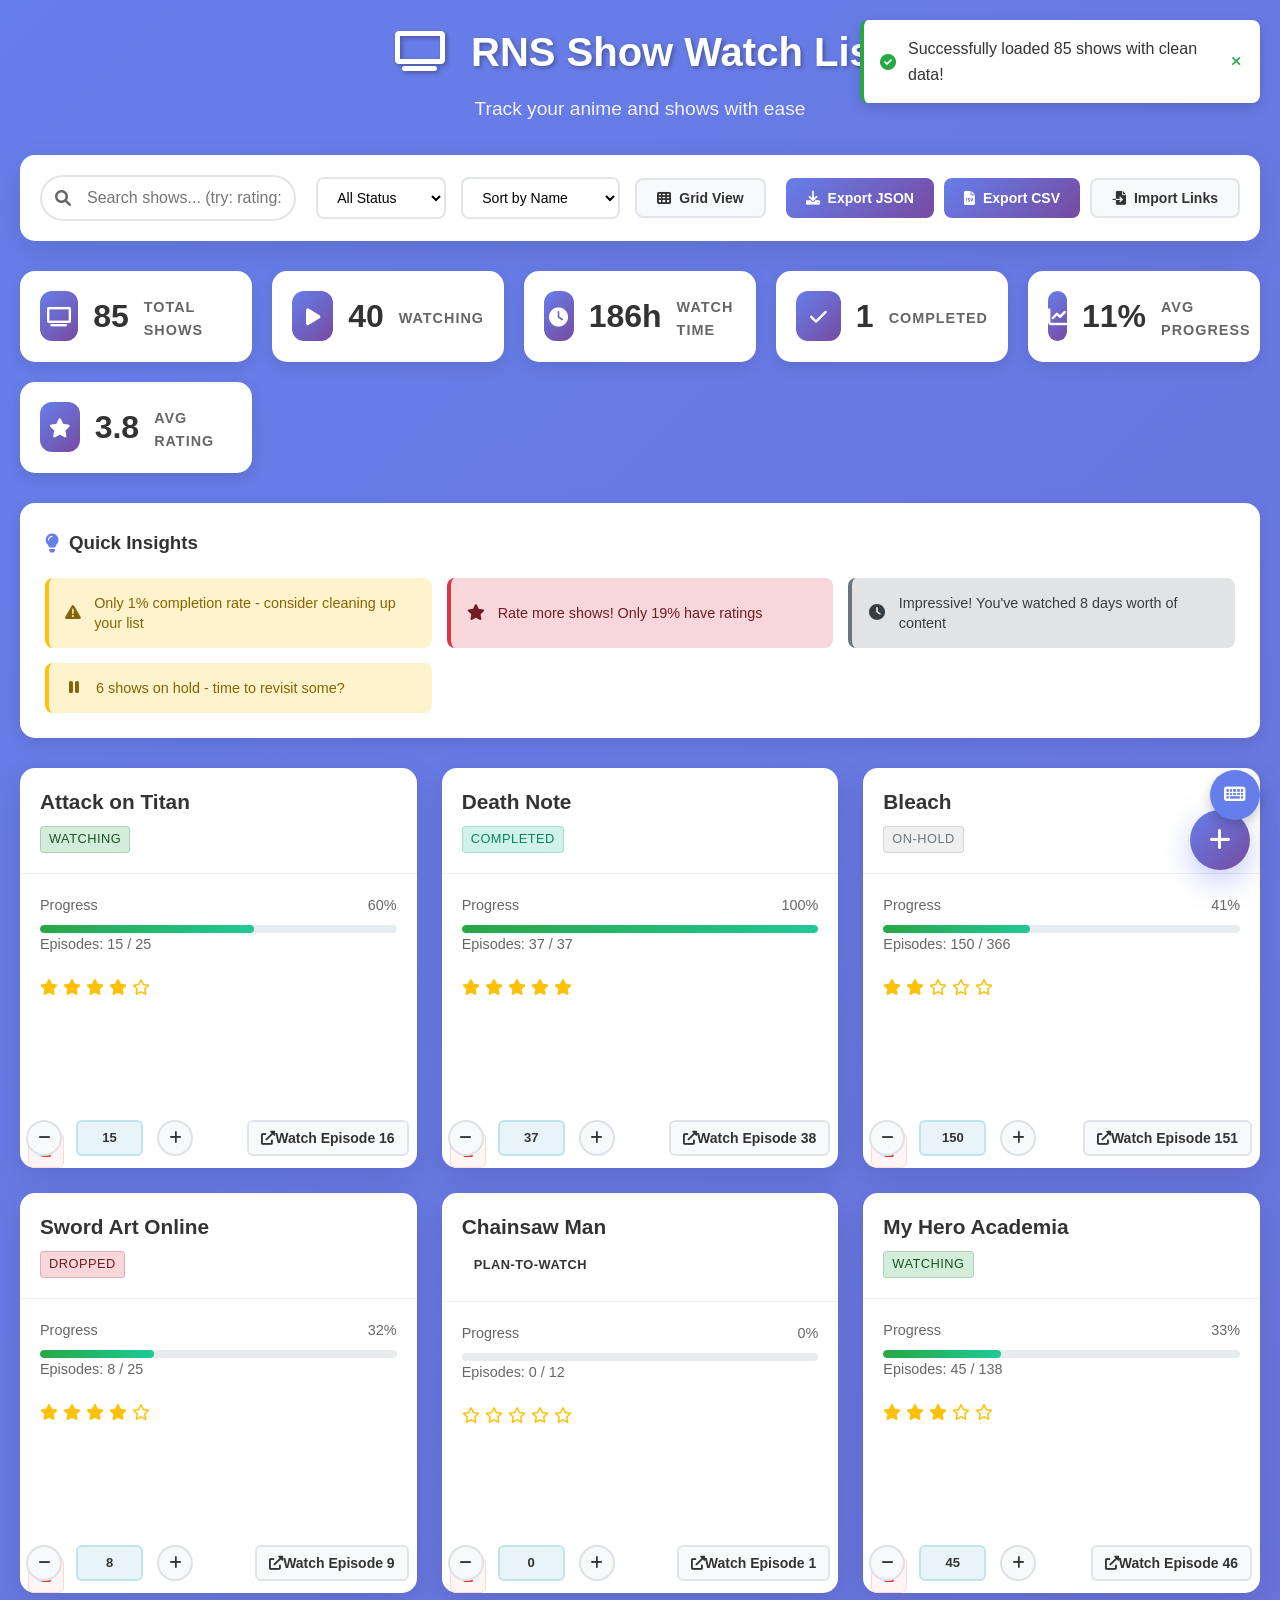
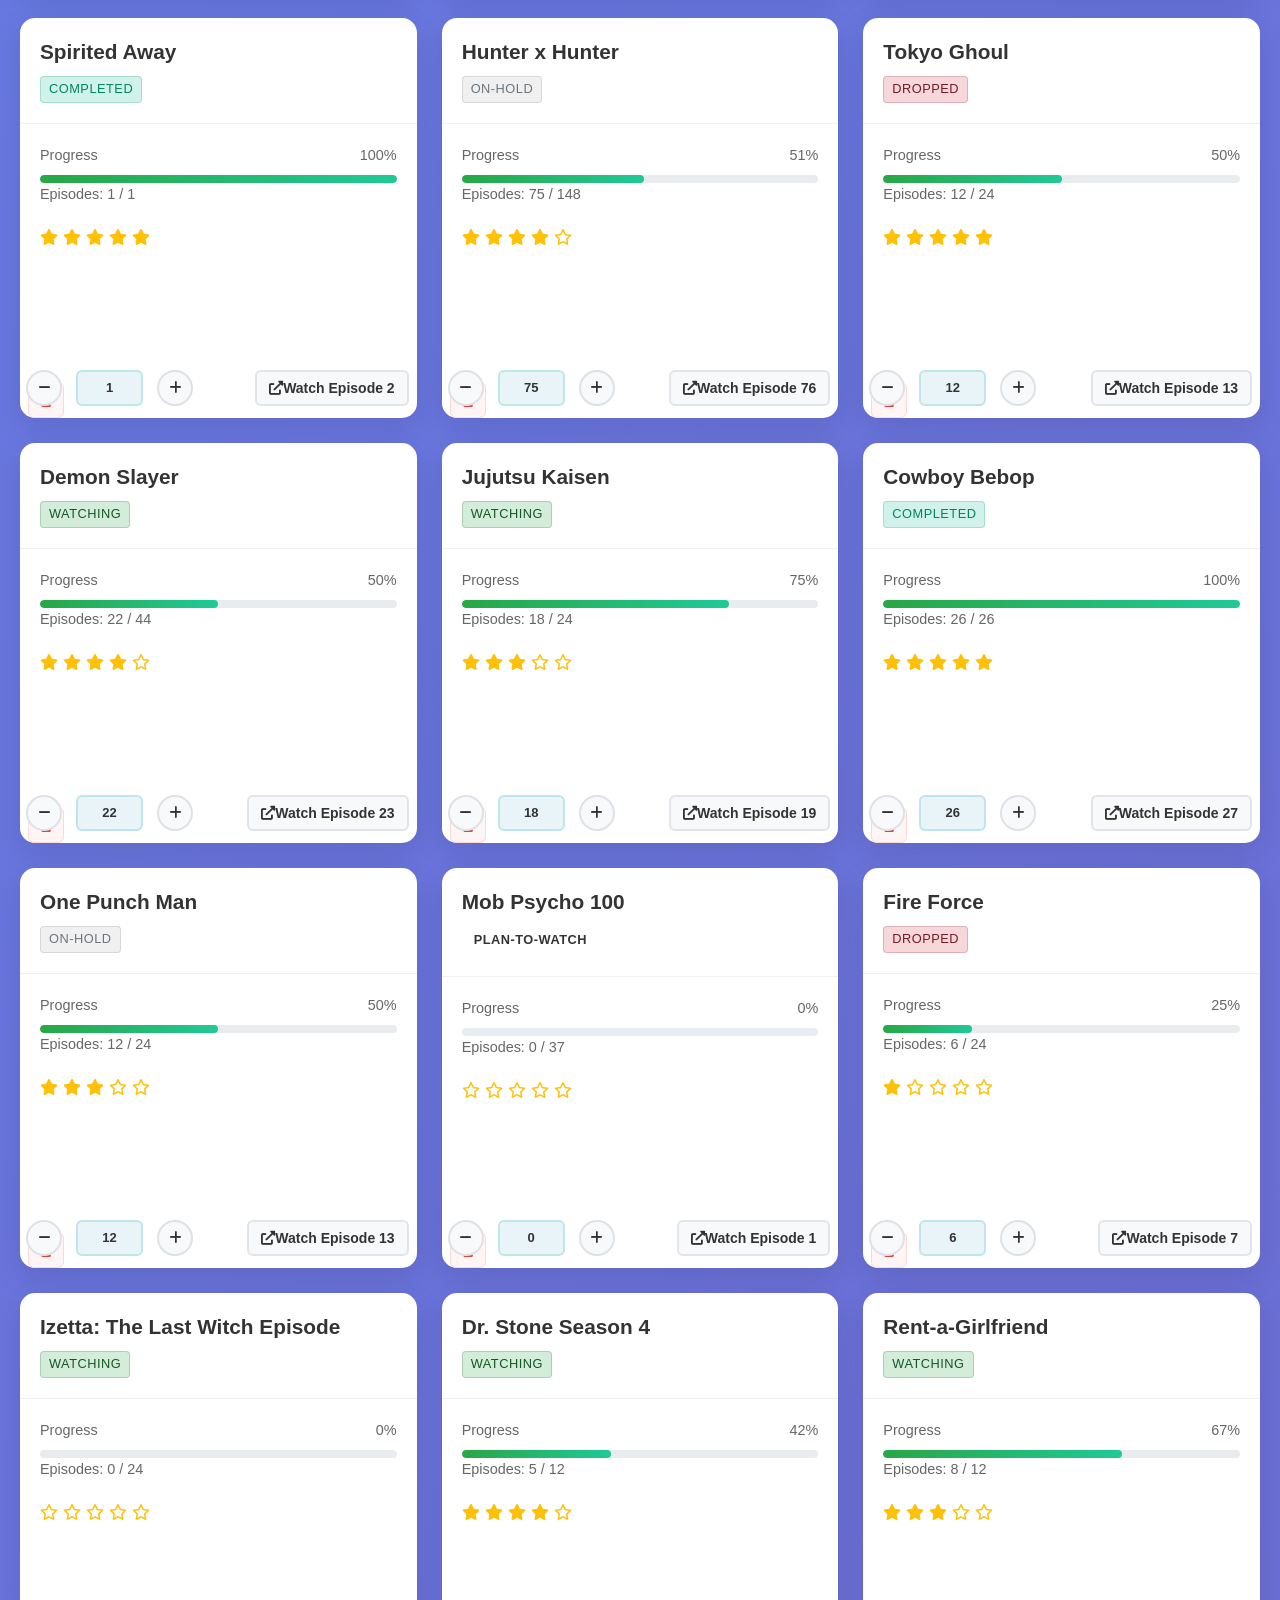
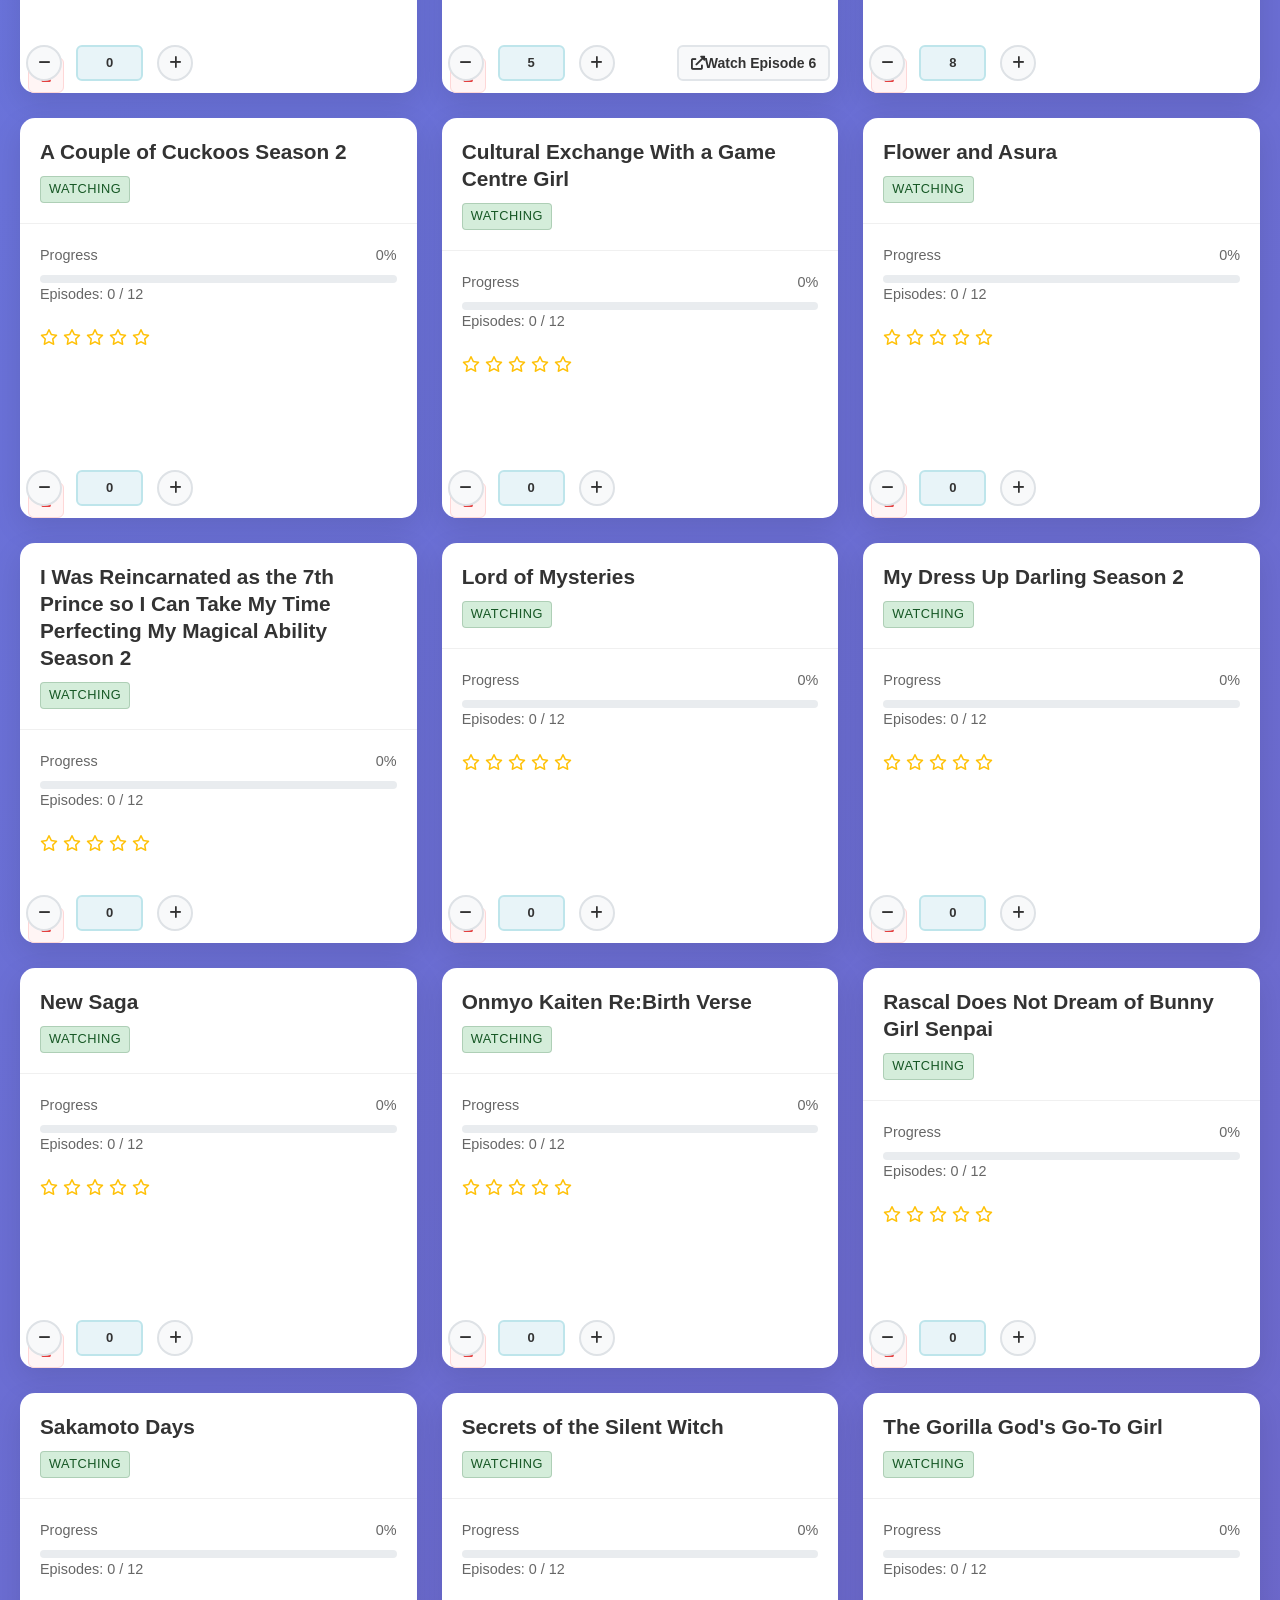
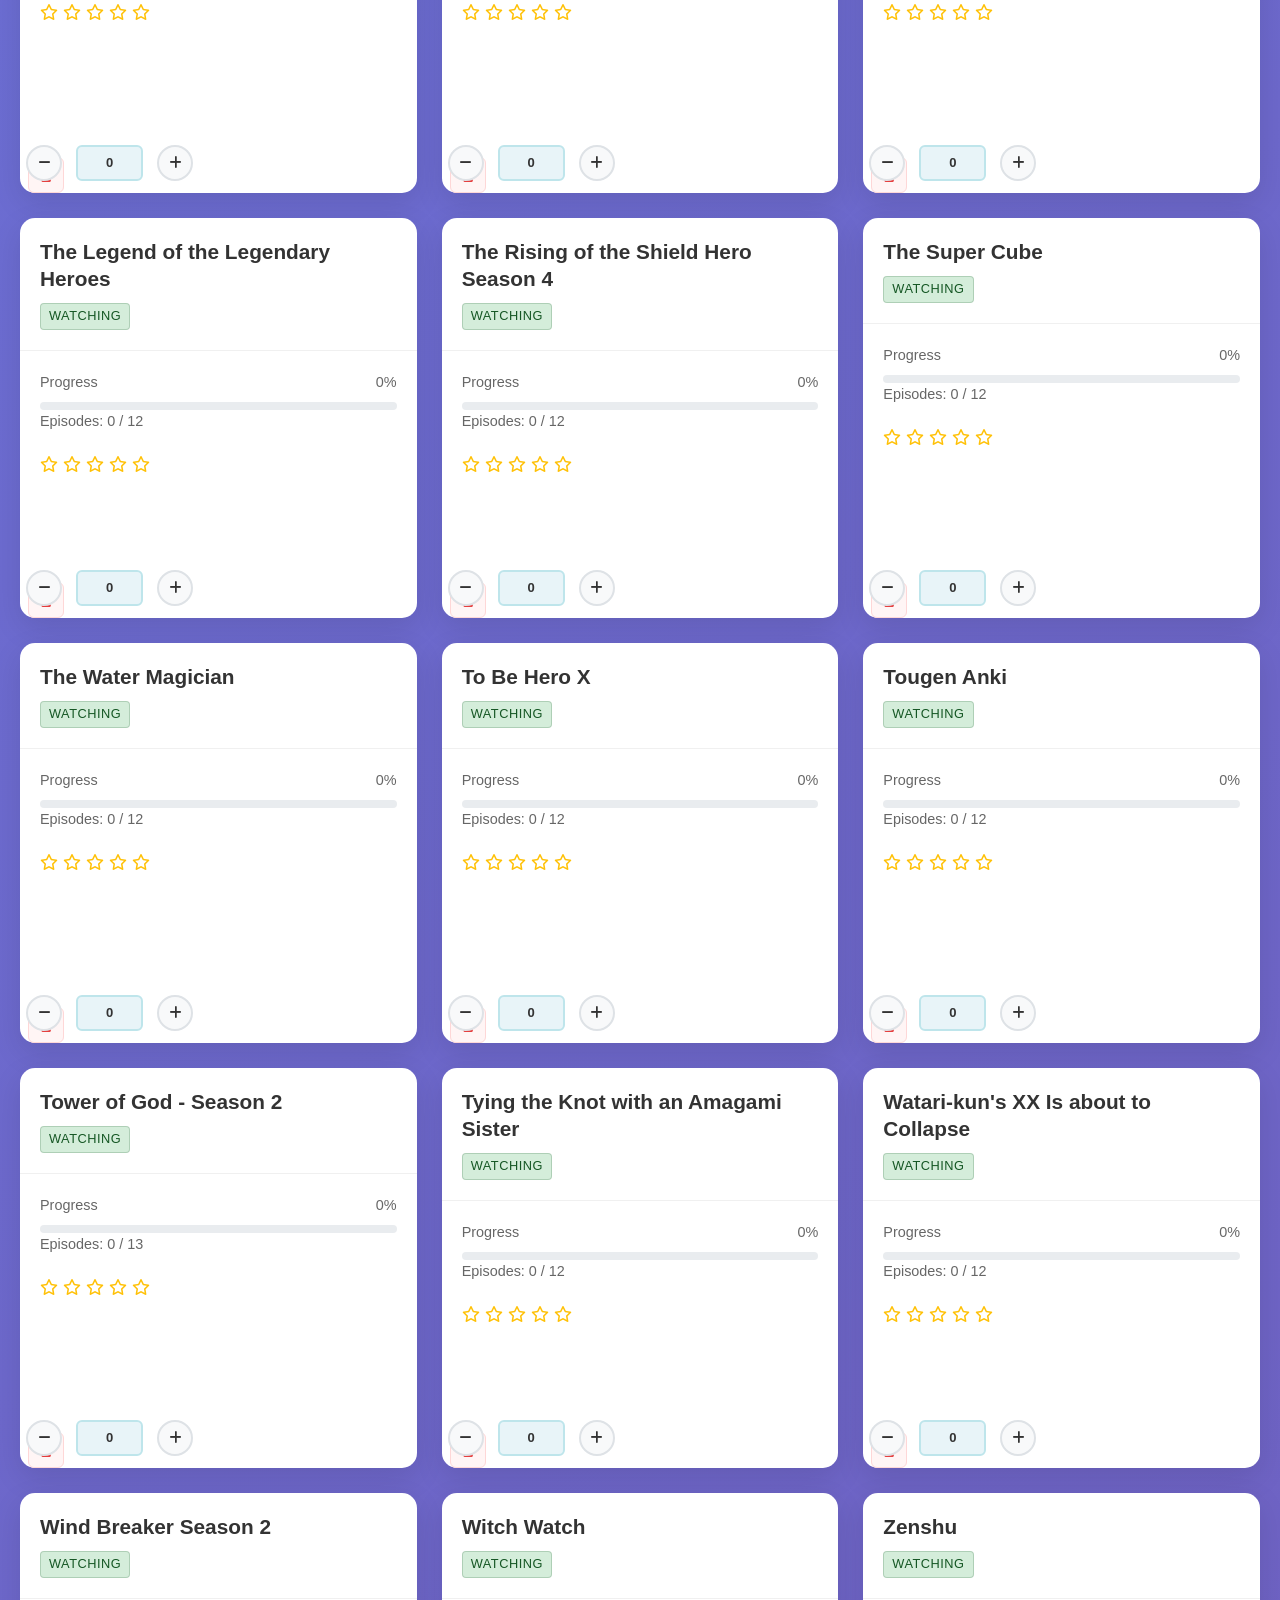
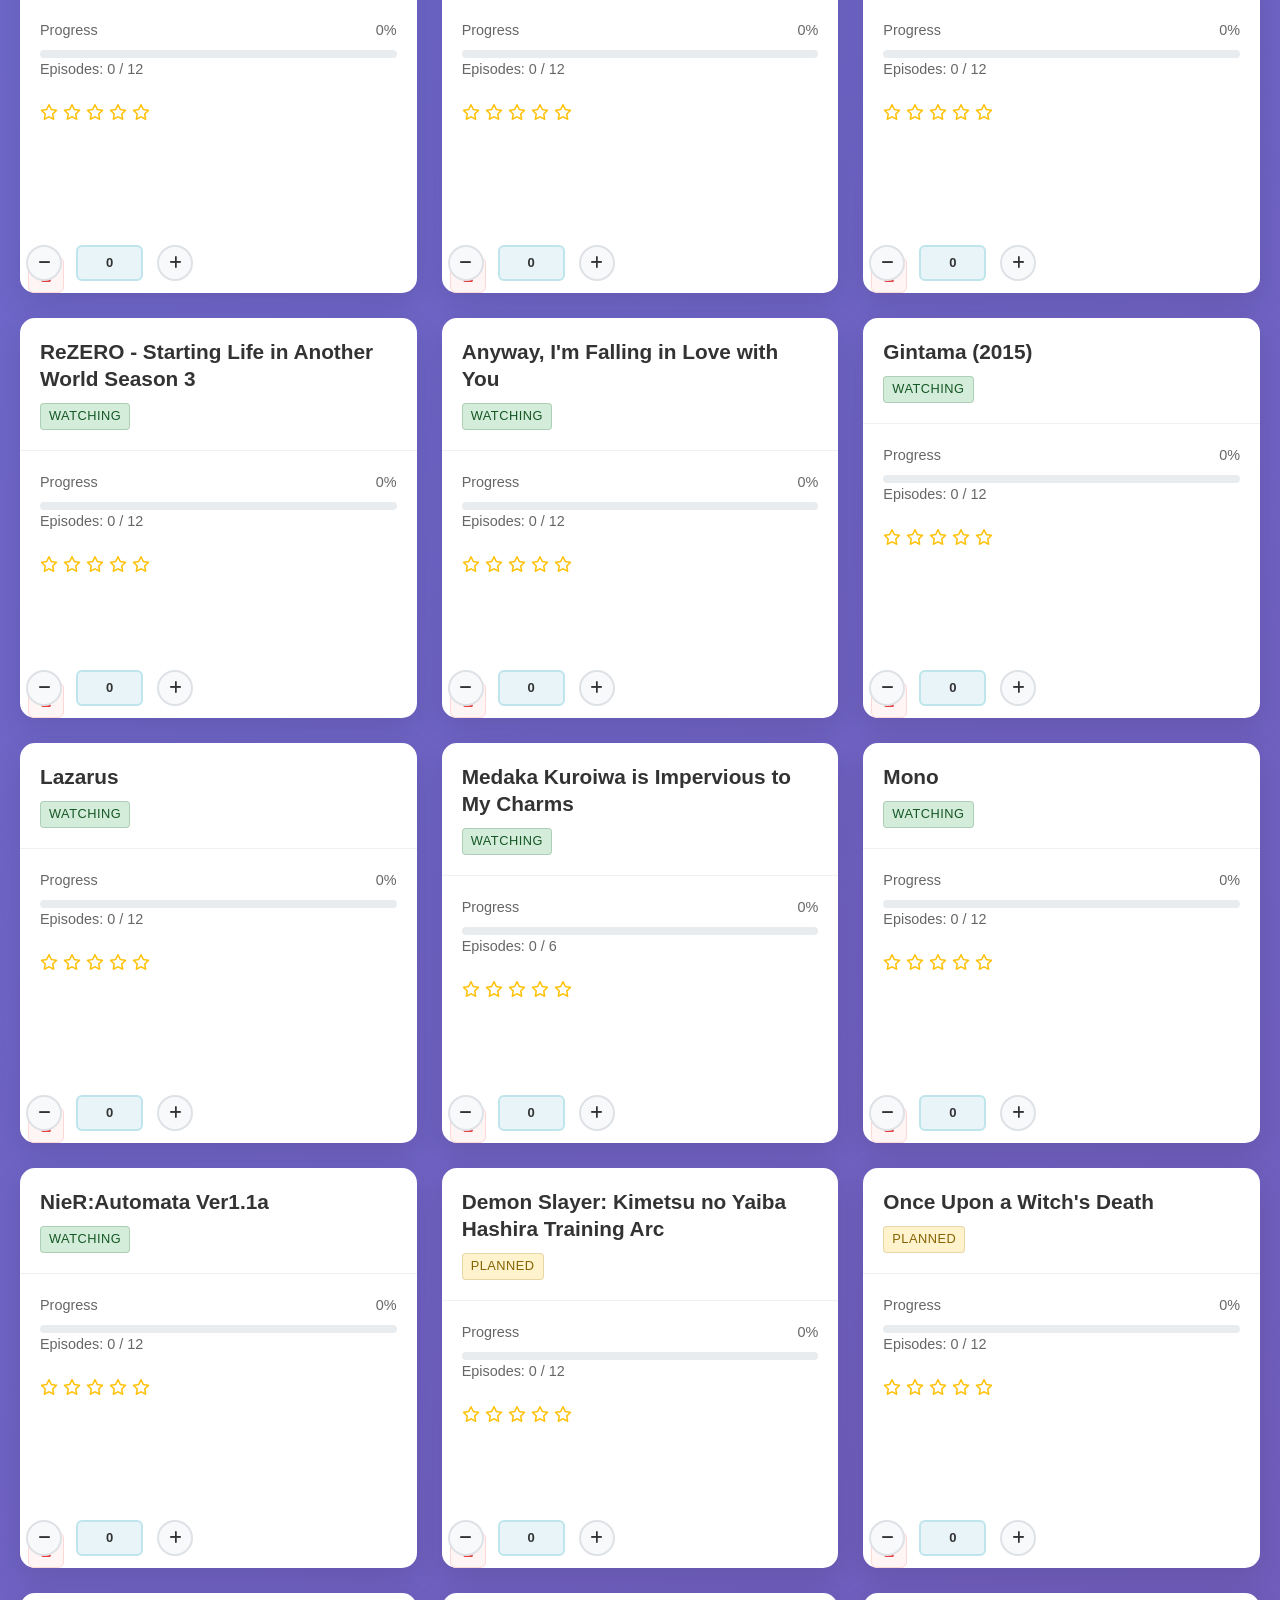
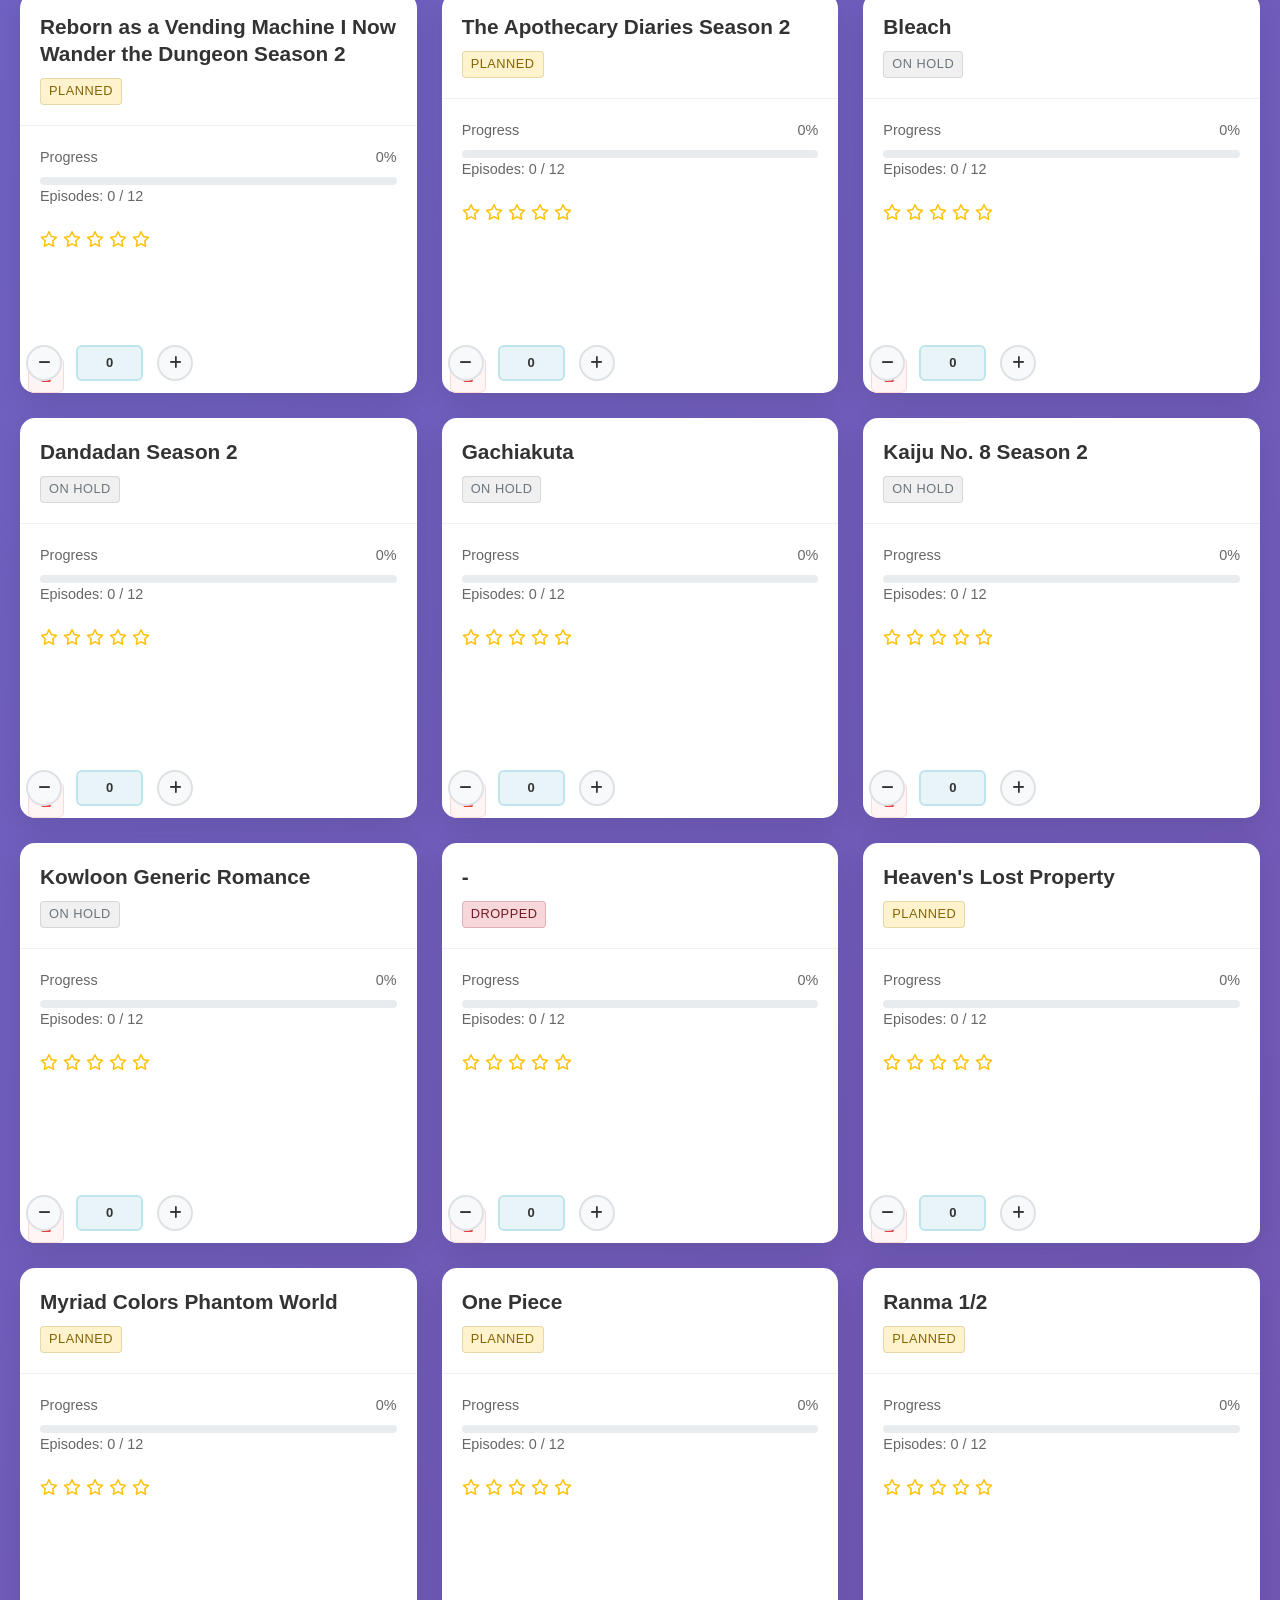
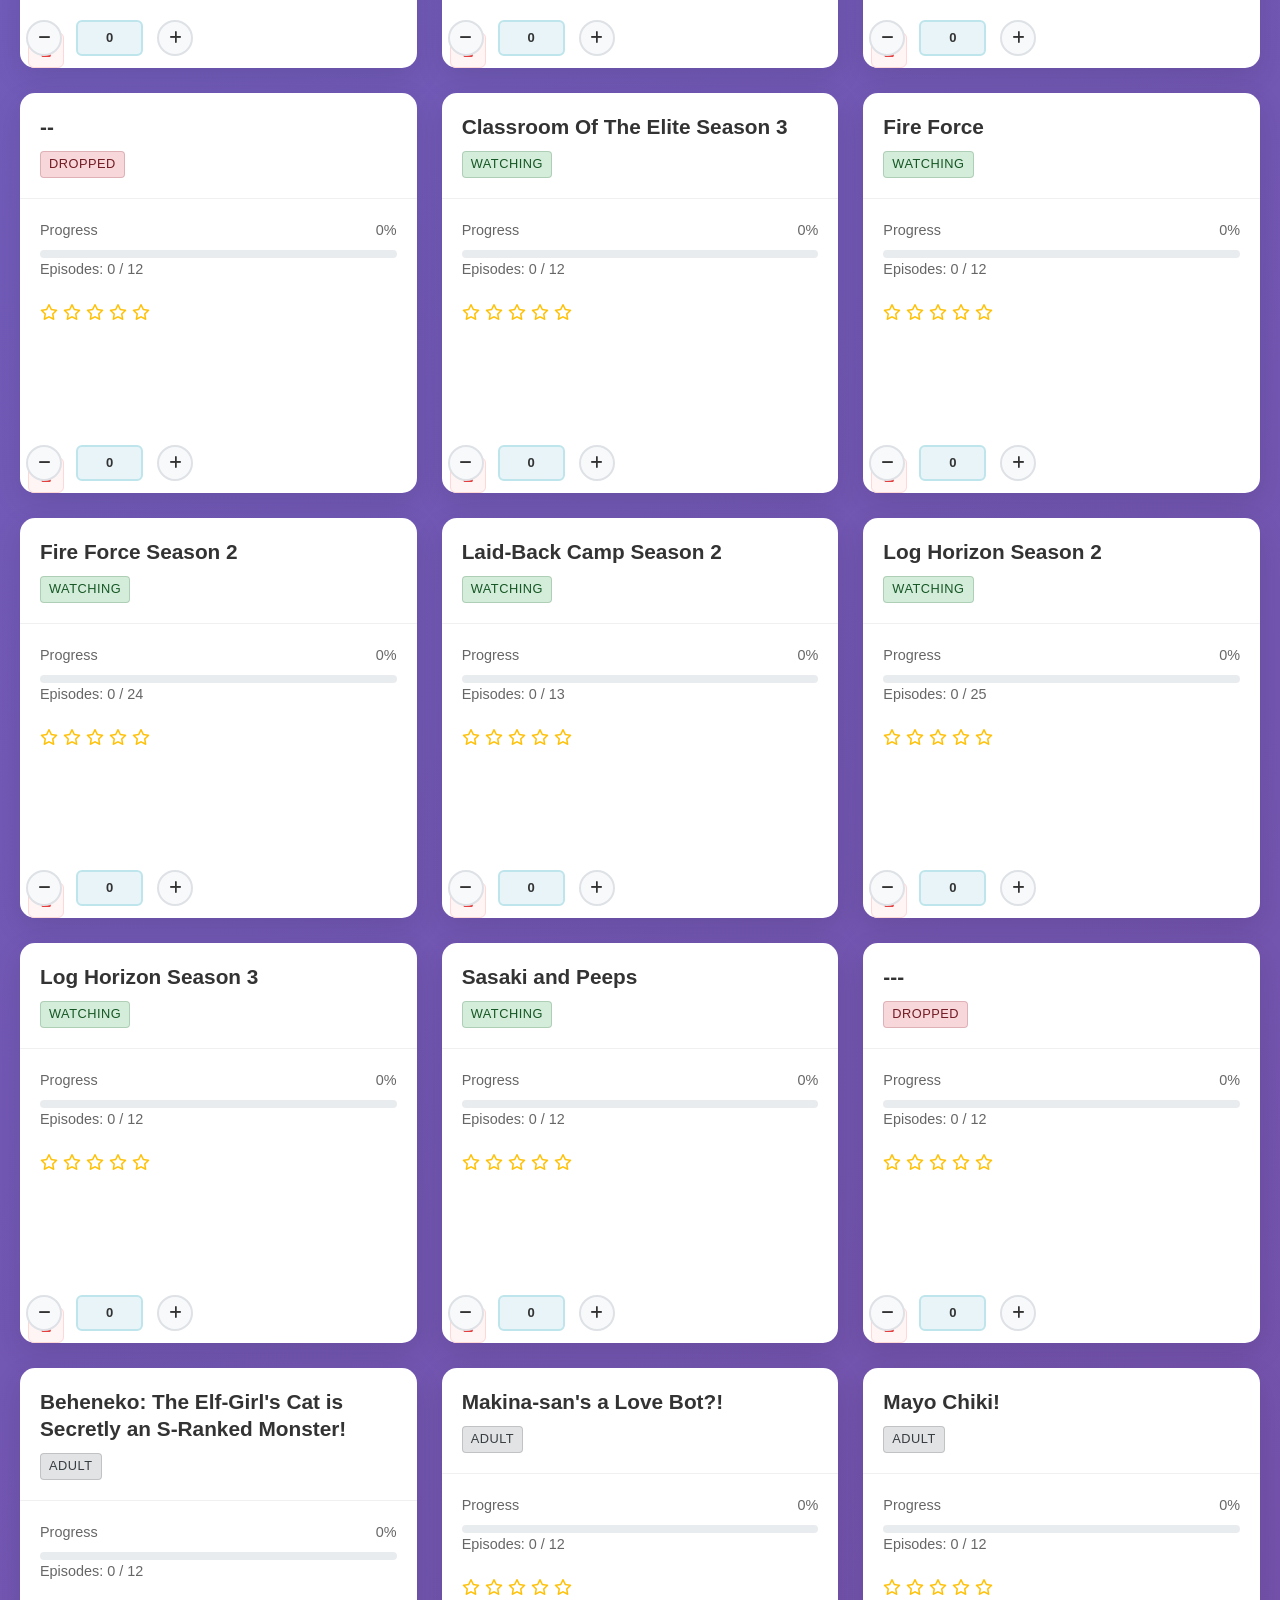
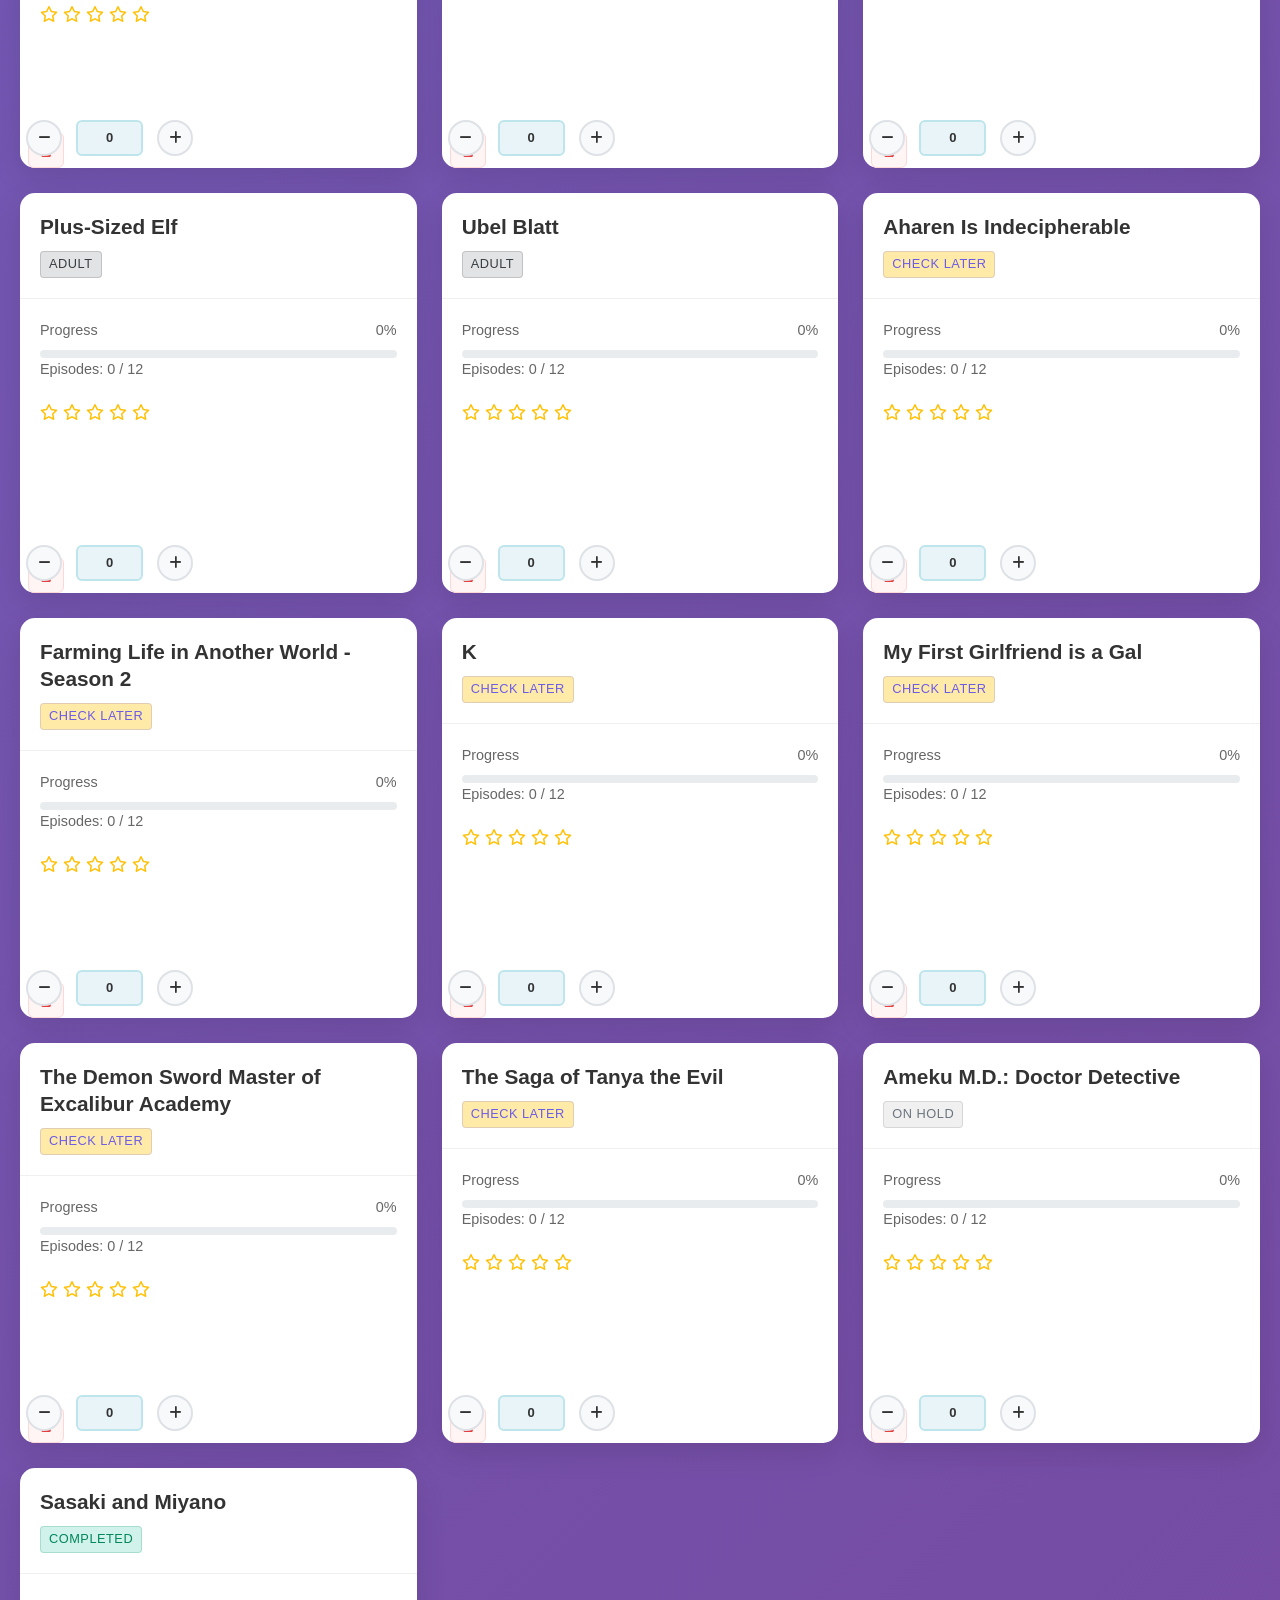
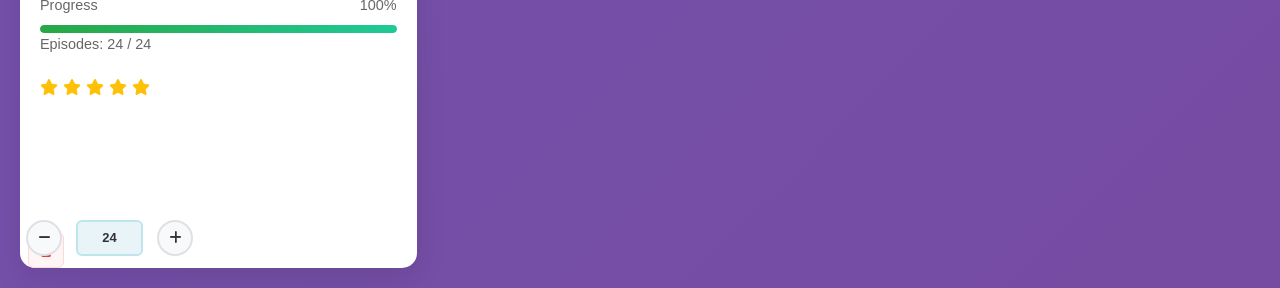
<file: index.html>
<!DOCTYPE html>
<html lang="en">
<head>
    <meta charset="UTF-8">
    <meta name="viewport" content="width=device-width, initial-scale=1.0">
    <title>RNS Show Watch List</title>
    <link rel="icon" href="data:image/svg+xml,<svg xmlns='http://www.w3.org/2000/svg' viewBox='0 0 16 16'><rect width='14' height='10' x='1' y='3' fill='%234a90e2' stroke='%23333' stroke-width='0.5' rx='1'/><circle cx='12' cy='6' r='0.8' fill='%23fff'/><circle cx='12' cy='8' r='0.8' fill='%23fff'/><rect width='8' height='6' x='2' y='4' fill='%23000'/></svg>" type="image/svg+xml">
    <link rel="stylesheet" href="styles.css">
    <link href="https://cdnjs.cloudflare.com/ajax/libs/font-awesome/6.0.0/css/all.min.css" rel="stylesheet">
</head>
<body>
    <div class="container">
        <!-- Header -->
        <header class="header">
            <h1><i class="fas fa-tv"></i> RNS Show Watch List</h1>
            <p class="subtitle">Track your anime and shows with ease</p>
        </header>

        <!-- Controls -->
        <div class="controls">
            <!-- Search -->
            <div class="search-container">
                <i class="fas fa-search"></i>
                <input type="text" id="searchInput" placeholder="Search shows... (try: rating:5, status:watching, progress:>50)" class="search-input">
                <div class="search-help" style="display: none;">
                    <div class="search-tip">💡 Search tips:</div>
                    <div>• <code>rating:5</code> - Shows with 5 stars</div>
                    <div>• <code>status:watching</code> - Shows being watched</div>
                    <div>• <code>progress:>80</code> - Shows over 80% complete</div>
                    <div>• Regular text search works too!</div>
                </div>
            </div>

            <!-- Filters -->
            <div class="filters">
                <select id="statusFilter" class="filter-select">
                    <option value="">All Status</option>
                    <option value="Watching">Watching</option>
                    <option value="Completed">Completed</option>
                    <option value="Planned">Planned</option>
                    <option value="On Hold">On Hold</option>
                    <option value="Dropped">Dropped</option>
                    <option value="Adult">Adult</option>
                    <option value="Check Later">Check Later</option>
                </select>

                <select id="sortBy" class="filter-select">
                    <option value="name">Sort by Name</option>
                    <option value="progress">Sort by Progress</option>
                    <option value="rating">Sort by Rating</option>
                    <option value="status">Sort by Status</option>
                </select>

                <button id="toggleView" class="btn btn-secondary">
                    <i class="fas fa-th"></i> Grid View
                </button>
            </div>

            <!-- Export -->
            <div class="export-buttons">
                <button id="exportJson" class="btn btn-primary">
                    <i class="fas fa-download"></i> Export JSON
                </button>
                <button id="exportCsv" class="btn btn-primary">
                    <i class="fas fa-file-csv"></i> Export CSV
                </button>
                <button id="importLinks" class="btn btn-secondary">
                    <i class="fas fa-file-import"></i> Import Links
                </button>
            </div>
        </div>

        <!-- Enhanced Statistics Dashboard -->
        <div class="stats">
            <div class="stat-card">
                <div class="stat-icon"><i class="fas fa-tv"></i></div>
                <div class="stat-number" id="totalShows">0</div>
                <div class="stat-label">Total Shows</div>
            </div>
            <div class="stat-card">
                <div class="stat-icon"><i class="fas fa-play"></i></div>
                <div class="stat-number" id="watchingShows">0</div>
                <div class="stat-label">Watching</div>
            </div>
            <div class="stat-card">
                <div class="stat-icon"><i class="fas fa-clock"></i></div>
                <div class="stat-number" id="totalHours">0h</div>
                <div class="stat-label">Watch Time</div>
            </div>
            <div class="stat-card">
                <div class="stat-icon"><i class="fas fa-check"></i></div>
                <div class="stat-number" id="completedShows">0</div>
                <div class="stat-label">Completed</div>
            </div>
            <div class="stat-card">
                <div class="stat-icon"><i class="fas fa-chart-line"></i></div>
                <div class="stat-number" id="averageProgress">0%</div>
                <div class="stat-label">Avg Progress</div>
            </div>
            <div class="stat-card">
                <div class="stat-icon"><i class="fas fa-star"></i></div>
                <div class="stat-number" id="averageRating">0.0</div>
                <div class="stat-label">Avg Rating</div>
            </div>
        </div>
        
        <!-- Quick Insights -->
        <div class="insights-section" id="insights">
            <h3><i class="fas fa-lightbulb"></i> Quick Insights</h3>
            <div id="insights-content" class="insights-grid">
                <!-- Populated by JavaScript -->
            </div>
        </div>

        <!-- Show List -->
        <div class="show-list" id="showList">
            <!-- Shows will be dynamically populated here -->
        </div>

        <!-- Add Show Modal -->
        <div id="addShowModal" class="modal">
            <div class="modal-content">
                <div class="modal-header">
                    <h2>Add New Show</h2>
                    <span class="close">&times;</span>
                </div>
                <div class="modal-body">
                    <form id="addShowForm">
                        <div class="form-group">
                            <label for="showName">Show Name</label>
                            <input type="text" id="showName" required>
                        </div>
                        <div class="form-group">
                            <label for="showStatus">Status</label>
                            <select id="showStatus">
                                <option value="Planned">Planned</option>
                                <option value="Watching">Watching</option>
                                <option value="Completed">Completed</option>
                                <option value="On Hold">On Hold</option>
                            </select>
                        </div>
                        <div class="form-group">
                            <label for="showEpisodes">Total Episodes</label>
                            <input type="number" id="showEpisodes" min="0">
                        </div>
                        <div class="form-group">
                            <label for="showWatched">Watched Episodes</label>
                            <input type="number" id="showWatched" min="0" value="0">
                        </div>
                        <div class="form-group">
                            <label for="showRating">Rating</label>
                            <div class="star-rating" id="newShowRating">
                                <i class="far fa-star" data-rating="1"></i>
                                <i class="far fa-star" data-rating="2"></i>
                                <i class="far fa-star" data-rating="3"></i>
                                <i class="far fa-star" data-rating="4"></i>
                                <i class="far fa-star" data-rating="5"></i>
                            </div>
                        </div>
                        <div class="form-group">
                            <label for="showLink">Streaming Link (Optional)</label>
                            <input type="url" id="showLink" placeholder="https://www.wcostream.tv/show-name-episode-1-english-dubbed">
                            <small class="form-help">Link to episode 1 - the system will automatically update to the next unwatched episode</small>
                        </div>
                        <div class="form-actions">
                            <button type="submit" class="btn btn-primary">Add Show</button>
                            <button type="button" class="btn btn-secondary" onclick="closeModal()">Cancel</button>
                        </div>
                    </form>
                </div>
            </div>
        </div>

        <!-- Floating Add Button -->
        <button id="addShowBtn" class="floating-btn">
            <i class="fas fa-plus"></i>
        </button>
    </div>

    <script src="script.js"></script>
</body>
</html>
</file>
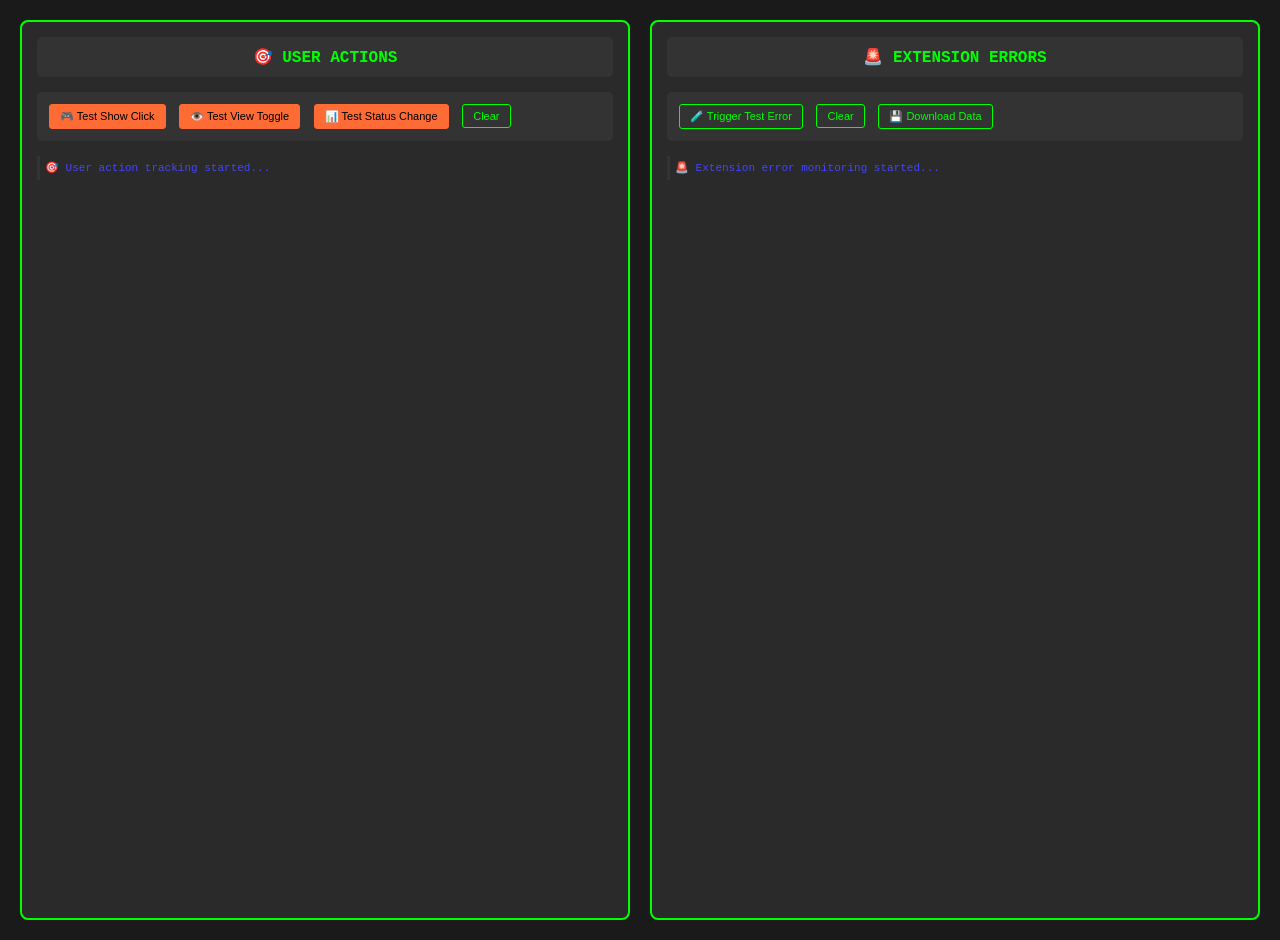
<file: correlation_test.html>
<!DOCTYPE html>
<html lang="en">
<head>
    <meta charset="UTF-8">
    <meta name="viewport" content="width=device-width, initial-scale=1.0">
    <title>🎯 Extension Error Correlation Test</title>
    <style>
        body { 
            font-family: 'Courier New', monospace; 
            background: #1a1a1a; 
            color: #00ff00; 
            margin: 0; 
            padding: 20px;
            display: grid;
            grid-template-columns: 1fr 1fr;
            gap: 20px;
            height: 100vh;
        }
        .panel {
            background: #2a2a2a;
            border: 2px solid #00ff00;
            border-radius: 8px;
            padding: 15px;
            overflow-y: auto;
        }
        .header {
            background: #333;
            padding: 10px;
            margin-bottom: 15px;
            border-radius: 5px;
            text-align: center;
            font-weight: bold;
        }
        .error { color: #ff4444; font-weight: bold; }
        .warn { color: #ffaa00; }
        .info { color: #4444ff; }
        .success { color: #44ff44; }
        .user-action { color: #ff6b35; font-weight: bold; }
        .timestamp { color: #888; font-size: 10px; }
        .log-entry {
            margin: 5px 0;
            padding: 5px;
            border-left: 3px solid #333;
            font-size: 11px;
            line-height: 1.3;
        }
        .correlation { background: #4a2a4a; border-left-color: #ff6b35; }
        button {
            background: #333;
            color: #00ff00;
            border: 1px solid #00ff00;
            padding: 5px 10px;
            margin: 2px;
            border-radius: 3px;
            cursor: pointer;
            font-size: 11px;
        }
        button:hover { background: #444; }
        .test-button { background: #ff6b35; color: #000; border-color: #ff6b35; }
        .controls {
            background: #333;
            padding: 10px;
            margin-bottom: 15px;
            border-radius: 5px;
        }
    </style>
</head>
<body>
    <div class="panel">
        <div class="header">🎯 USER ACTIONS</div>
        <div class="controls">
            <button class="test-button" onclick="testShowInteraction()">🎮 Test Show Click</button>
            <button class="test-button" onclick="testViewToggle()">👁️ Test View Toggle</button>
            <button class="test-button" onclick="testStatusChange()">📊 Test Status Change</button>
            <button onclick="clearUserLog()">Clear</button>
        </div>
        <div id="userActions">
            <div class="log-entry info">🎯 User action tracking started...</div>
        </div>
    </div>
    
    <div class="panel">
        <div class="header">🚨 EXTENSION ERRORS</div>
        <div class="controls">
            <button onclick="testExtensionError()">🧪 Trigger Test Error</button>
            <button onclick="clearErrorLog()">Clear</button>
            <button onclick="downloadCorrelationData()">💾 Download Data</button>
        </div>
        <div id="extensionErrors">
            <div class="log-entry info">🚨 Extension error monitoring started...</div>
        </div>
    </div>

    <script>
        let userActionLog = [];
        let extensionErrorLog = [];
        let correlationData = [];
        
        const userActionsDiv = document.getElementById('userActions');
        const extensionErrorsDiv = document.getElementById('extensionErrors');
        
        function logUserAction(action, details = '') {
            const timestamp = new Date().toISOString();
            const entry = {
                timestamp,
                type: 'user_action',
                action,
                details
            };
            
            userActionLog.push(entry);
            
            const div = document.createElement('div');
            div.className = 'log-entry user-action';
            div.innerHTML = `
                <span class="timestamp">[${new Date(timestamp).toLocaleTimeString()}]</span>
                <strong>👤 ${action}</strong> ${details}
            `;
            userActionsDiv.appendChild(div);
            userActionsDiv.scrollTop = userActionsDiv.scrollHeight;
            
            // Check for recent extension errors (within 1 second)
            checkCorrelation(entry);
        }
        
        function logExtensionError(error) {
            const timestamp = new Date().toISOString();
            const entry = {
                timestamp,
                type: 'extension_error',
                error: error.toString(),
                stack: error.stack || 'No stack trace'
            };
            
            extensionErrorLog.push(entry);
            
            const div = document.createElement('div');
            div.className = 'log-entry error';
            div.innerHTML = `
                <span class="timestamp">[${new Date(timestamp).toLocaleTimeString()}]</span>
                <strong>🚨 EXTENSION ERROR:</strong><br>
                ${error.toString()}
            `;
            extensionErrorsDiv.appendChild(div);
            extensionErrorsDiv.scrollTop = extensionErrorsDiv.scrollHeight;
            
            // Check for recent user actions (within 2 seconds)
            checkCorrelation(entry);
        }
        
        function checkCorrelation(newEntry) {
            const correlationWindow = 2000; // 2 seconds
            const entryTime = new Date(newEntry.timestamp).getTime();
            
            if (newEntry.type === 'user_action') {
                // Look for extension errors within 2 seconds after this user action
                const recentErrors = extensionErrorLog.filter(errorEntry => {
                    const errorTime = new Date(errorEntry.timestamp).getTime();
                    return Math.abs(errorTime - entryTime) <= correlationWindow;
                });
                
                if (recentErrors.length > 0) {
                    logCorrelation(newEntry, recentErrors);
                }
            } else if (newEntry.type === 'extension_error') {
                // Look for user actions within 2 seconds before this error
                const recentActions = userActionLog.filter(actionEntry => {
                    const actionTime = new Date(actionEntry.timestamp).getTime();
                    return entryTime - actionTime <= correlationWindow && entryTime - actionTime >= 0;
                });
                
                if (recentActions.length > 0) {
                    logCorrelation(recentActions[recentActions.length - 1], [newEntry]);
                }
            }
        }
        
        function logCorrelation(userAction, extensionErrors) {
            const correlation = {
                timestamp: new Date().toISOString(),
                userAction,
                extensionErrors,
                timeDiff: extensionErrors.map(err => {
                    const userTime = new Date(userAction.timestamp).getTime();
                    const errorTime = new Date(err.timestamp).getTime();
                    return errorTime - userTime;
                })
            };
            
            correlationData.push(correlation);
            
            // Add to both panels
            const corrDiv = document.createElement('div');
            corrDiv.className = 'log-entry correlation';
            corrDiv.innerHTML = `
                <span class="timestamp">[${new Date().toLocaleTimeString()}]</span>
                <strong>🎯 CORRELATION DETECTED!</strong><br>
                User Action: ${userAction.action}<br>
                Extension Error: ${correlation.timeDiff[0]}ms later<br>
                <strong>Possible Trigger Relationship!</strong>
            `;
            
            userActionsDiv.appendChild(corrDiv.cloneNode(true));
            extensionErrorsDiv.appendChild(corrDiv);
            
            console.log('🎯 CORRELATION DETECTED:', correlation);
        }
        
        // Test functions
        function testShowInteraction() {
            logUserAction('TEST_SHOW_CLICK', 'Simulated show interaction');
            
            // Simulate clicking on clean app in iframe or new window
            setTimeout(() => {
                logUserAction('SHOW_ELEMENT_CLICKED', 'Rating star or status dropdown');
            }, 100);
        }
        
        function testViewToggle() {
            logUserAction('VIEW_TOGGLE', 'Grid ↔ List view switch');
        }
        
        function testStatusChange() {
            logUserAction('STATUS_CHANGE', 'Show status dropdown modified');
        }
        
        function testExtensionError() {
            logUserAction('TEST_ERROR_TRIGGER', 'Manual test error trigger');
            
            setTimeout(() => {
                try {
                    const error = new Error('Could not establish connection. Receiving end does not exist.');
                    Promise.reject(error);
                } catch (e) {
                    // Simulate extension error
                }
            }, 200);
        }
        
        function clearUserLog() {
            userActionLog = [];
            userActionsDiv.innerHTML = '<div class="log-entry info">🎯 User action tracking cleared...</div>';
        }
        
        function clearErrorLog() {
            extensionErrorLog = [];
            extensionErrorsDiv.innerHTML = '<div class="log-entry info">🚨 Extension error monitoring cleared...</div>';
        }
        
        function downloadCorrelationData() {
            const data = {
                userActions: userActionLog,
                extensionErrors: extensionErrorLog,
                correlations: correlationData,
                summary: {
                    totalUserActions: userActionLog.length,
                    totalExtensionErrors: extensionErrorLog.length,
                    totalCorrelations: correlationData.length,
                    correlationRate: correlationData.length / Math.max(userActionLog.length, 1) * 100
                }
            };
            
            const blob = new Blob([JSON.stringify(data, null, 2)], { type: 'application/json' });
            const url = URL.createObjectURL(blob);
            const a = document.createElement('a');
            a.href = url;
            a.download = `extension-error-correlation-${new Date().toISOString().slice(0,19)}.json`;
            document.body.appendChild(a);
            a.click();
            document.body.removeChild(a);
            URL.revokeObjectURL(url);
        }
        
        // Global error monitoring
        window.addEventListener('unhandledrejection', function(event) {
            if (event.reason && event.reason.message && 
                event.reason.message.includes('Could not establish connection')) {
                logExtensionError(event.reason);
            }
        });
        
        window.addEventListener('error', function(event) {
            if (event.message && event.message.includes('Could not establish connection')) {
                logExtensionError(new Error(event.message));
            }
        });
        
        // Monitor clicks on this page
        document.addEventListener('click', function(event) {
            if (event.target.tagName === 'BUTTON' && !event.target.textContent.includes('Clear')) {
                logUserAction('BUTTON_CLICK', `Clicked: ${event.target.textContent}`);
            }
        });
        
        console.log('🎯 Extension Error Correlation Test Ready');
        console.log('🎮 Use test buttons to simulate user actions');
        console.log('🚨 Extension errors will be automatically captured and correlated');
    </script>
</body>
</html>
</file>
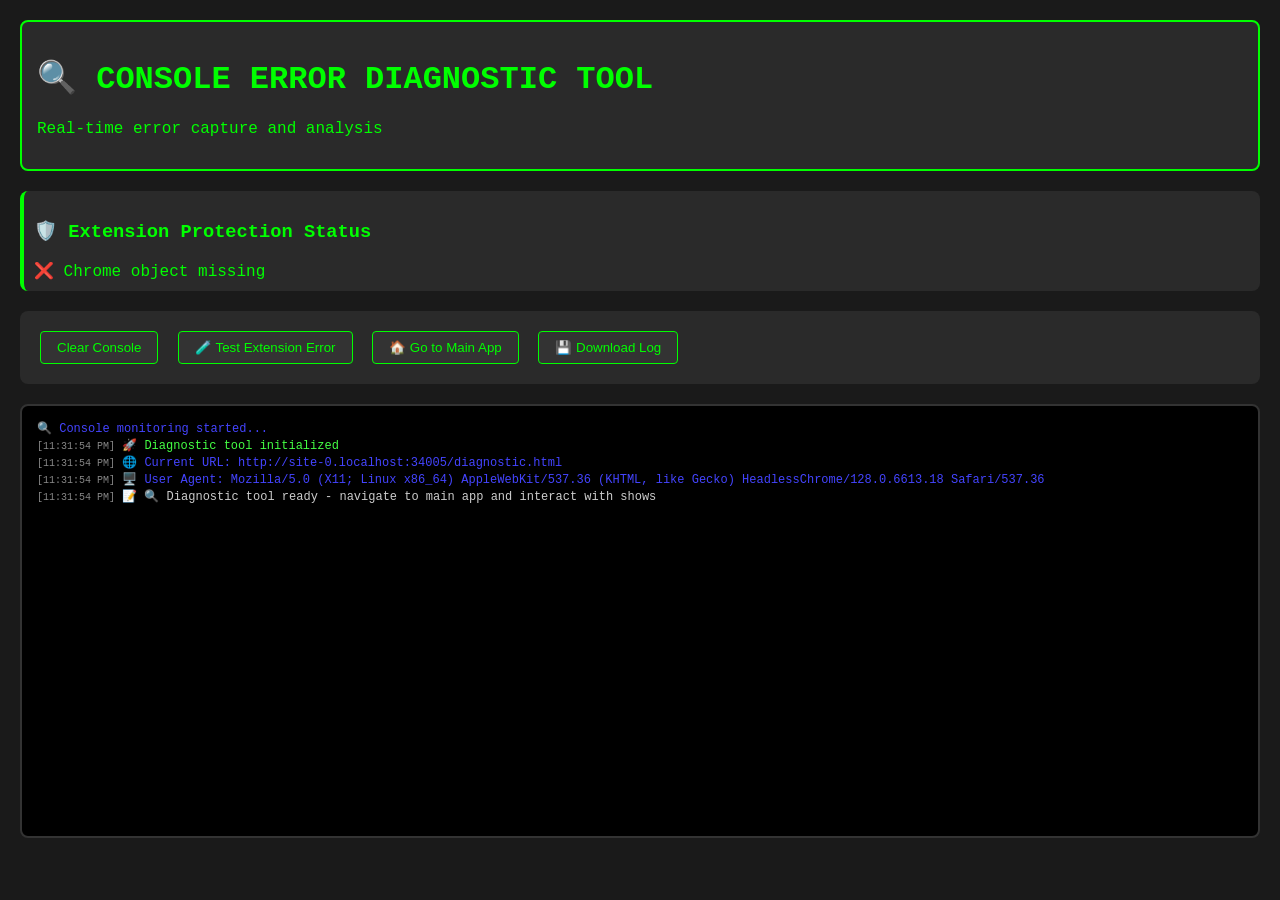
<file: diagnostic.html>
<!DOCTYPE html>
<html lang="en">
<head>
    <meta charset="UTF-8">
    <meta name="viewport" content="width=device-width, initial-scale=1.0">
    <title>🔍 Console Error Diagnostic Tool</title>
    <style>
        body { 
            font-family: 'Courier New', monospace; 
            background: #1a1a1a; 
            color: #00ff00; 
            margin: 0; 
            padding: 20px;
        }
        .header {
            background: #2a2a2a;
            padding: 15px;
            border-radius: 8px;
            margin-bottom: 20px;
            border: 2px solid #00ff00;
        }
        .console-output {
            background: #000;
            border: 2px solid #333;
            border-radius: 8px;
            padding: 15px;
            height: 400px;
            overflow-y: auto;
            margin-bottom: 20px;
            font-size: 12px;
            line-height: 1.4;
        }
        .error { color: #ff4444; font-weight: bold; }
        .warn { color: #ffaa00; }
        .info { color: #4444ff; }
        .success { color: #44ff44; }
        .log { color: #cccccc; }
        .timestamp { color: #888; font-size: 10px; }
        .controls {
            background: #2a2a2a;
            padding: 15px;
            border-radius: 8px;
            margin-bottom: 20px;
        }
        button {
            background: #333;
            color: #00ff00;
            border: 1px solid #00ff00;
            padding: 8px 16px;
            margin: 5px;
            border-radius: 4px;
            cursor: pointer;
        }
        button:hover { background: #444; }
        .extension-status {
            background: #2a2a2a;
            padding: 10px;
            border-radius: 8px;
            margin-bottom: 20px;
            border-left: 4px solid #00ff00;
        }
    </style>
</head>
<body>
    <div class="header">
        <h1>🔍 CONSOLE ERROR DIAGNOSTIC TOOL</h1>
        <p>Real-time error capture and analysis</p>
    </div>

    <div class="extension-status" id="extensionStatus">
        <h3>🛡️ Extension Protection Status</h3>
        <div id="chromeStatus">Checking...</div>
    </div>

    <div class="controls">
        <button onclick="clearConsole()">Clear Console</button>
        <button onclick="testExtensionError()">🧪 Test Extension Error</button>
        <button onclick="window.location.href='/'">🏠 Go to Main App</button>
        <button onclick="downloadLog()">💾 Download Log</button>
    </div>

    <div class="console-output" id="consoleOutput">
        <div class="info">🔍 Console monitoring started...</div>
    </div>

    <script>
        let errorLog = [];
        let consoleOutput = document.getElementById('consoleOutput');

        function addToConsole(type, message, timestamp = new Date()) {
            const entry = {
                type: type,
                message: message,
                timestamp: timestamp.toISOString()
            };
            errorLog.push(entry);

            const div = document.createElement('div');
            div.className = type;
            div.innerHTML = `<span class="timestamp">[${timestamp.toLocaleTimeString()}]</span> ${message}`;
            consoleOutput.appendChild(div);
            consoleOutput.scrollTop = consoleOutput.scrollHeight;

            // Keep only last 1000 entries
            if (errorLog.length > 1000) {
                errorLog = errorLog.slice(-1000);
                const children = consoleOutput.children;
                if (children.length > 1000) {
                    consoleOutput.removeChild(children[0]);
                }
            }
        }

        // Capture all console methods
        const originalConsole = {
            log: console.log,
            error: console.error,
            warn: console.warn,
            info: console.info
        };

        console.log = function(...args) {
            addToConsole('log', '📝 ' + args.join(' '));
            originalConsole.log.apply(console, args);
        };

        console.error = function(...args) {
            addToConsole('error', '❌ ' + args.join(' '));
            originalConsole.error.apply(console, args);
        };

        console.warn = function(...args) {
            addToConsole('warn', '⚠️ ' + args.join(' '));
            originalConsole.warn.apply(console, args);
        };

        console.info = function(...args) {
            addToConsole('info', 'ℹ️ ' + args.join(' '));
            originalConsole.info.apply(console, args);
        };

        // Capture unhandled promise rejections
        window.addEventListener('unhandledrejection', function(event) {
            addToConsole('error', `🚨 UNHANDLED PROMISE REJECTION: ${event.reason}`);
            console.error('Unhandled promise rejection:', event.reason);
        });

        // Capture regular errors
        window.addEventListener('error', function(event) {
            addToConsole('error', `🚨 ERROR: ${event.message} at ${event.filename}:${event.lineno}`);
        });

        // Check extension status
        function checkExtensionStatus() {
            const statusDiv = document.getElementById('chromeStatus');
            let status = '';

            if (typeof chrome !== 'undefined') {
                status += '✅ Chrome object exists<br>';
                if (chrome.runtime) {
                    status += '✅ Chrome.runtime exists<br>';
                    status += `🔍 Runtime ID: ${chrome.runtime.id || 'undefined'}<br>`;
                    status += `🔍 SendMessage type: ${typeof chrome.runtime.sendMessage}<br>`;
                    
                    if (chrome.runtime.id === undefined) {
                        status += '🛡️ <span style="color: #44ff44;">PROTECTION ACTIVE: Chrome object neutralized</span><br>';
                    } else {
                        status += '⚠️ <span style="color: #ff4444;">REAL EXTENSION DETECTED</span><br>';
                    }
                } else {
                    status += '❌ Chrome.runtime missing<br>';
                }
            } else {
                status += '❌ Chrome object missing<br>';
            }

            statusDiv.innerHTML = status;
        }

        function clearConsole() {
            consoleOutput.innerHTML = '<div class="info">🔍 Console cleared...</div>';
            errorLog = [];
        }

        function testExtensionError() {
            addToConsole('info', '🧪 Testing extension error simulation...');
            
            // Simulate the exact error
            setTimeout(() => {
                try {
                    const fakeError = new Error('Could not establish connection. Receiving end does not exist.');
                    Promise.reject(fakeError);
                } catch (e) {
                    addToConsole('error', '🧪 Test error thrown: ' + e.message);
                }
            }, 100);
        }

        function downloadLog() {
            const logData = errorLog.map(entry => 
                `[${entry.timestamp}] ${entry.type.toUpperCase()}: ${entry.message}`
            ).join('\n');
            
            const blob = new Blob([logData], { type: 'text/plain' });
            const url = URL.createObjectURL(blob);
            const a = document.createElement('a');
            a.href = url;
            a.download = `console-log-${new Date().toISOString().slice(0,19)}.txt`;
            document.body.appendChild(a);
            a.click();
            document.body.removeChild(a);
            URL.revokeObjectURL(url);
        }

        // Initialize
        addToConsole('success', '🚀 Diagnostic tool initialized');
        checkExtensionStatus();

        // Log current URL and environment
        addToConsole('info', `🌐 Current URL: ${window.location.href}`);
        addToConsole('info', `🖥️ User Agent: ${navigator.userAgent}`);

        console.log('🔍 Diagnostic tool ready - navigate to main app and interact with shows');
    </script>
</body>
</html>
</file>
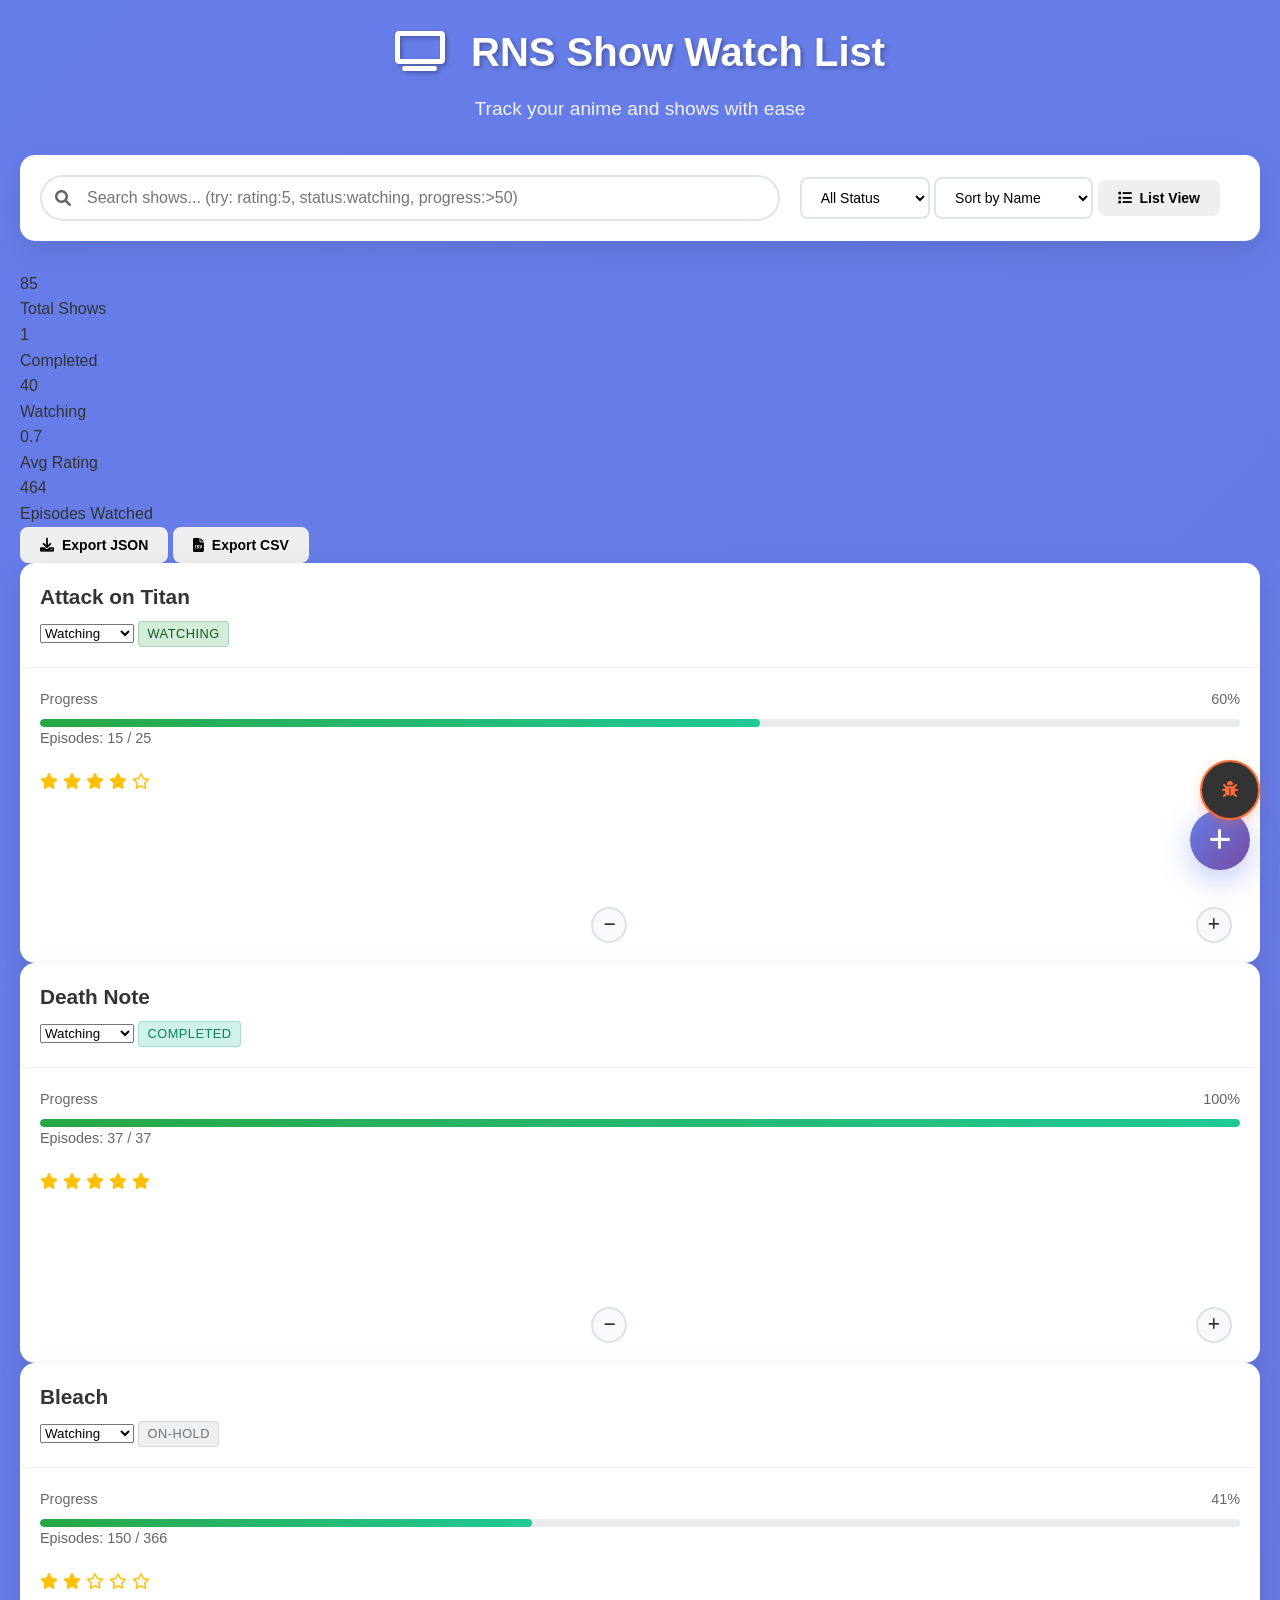
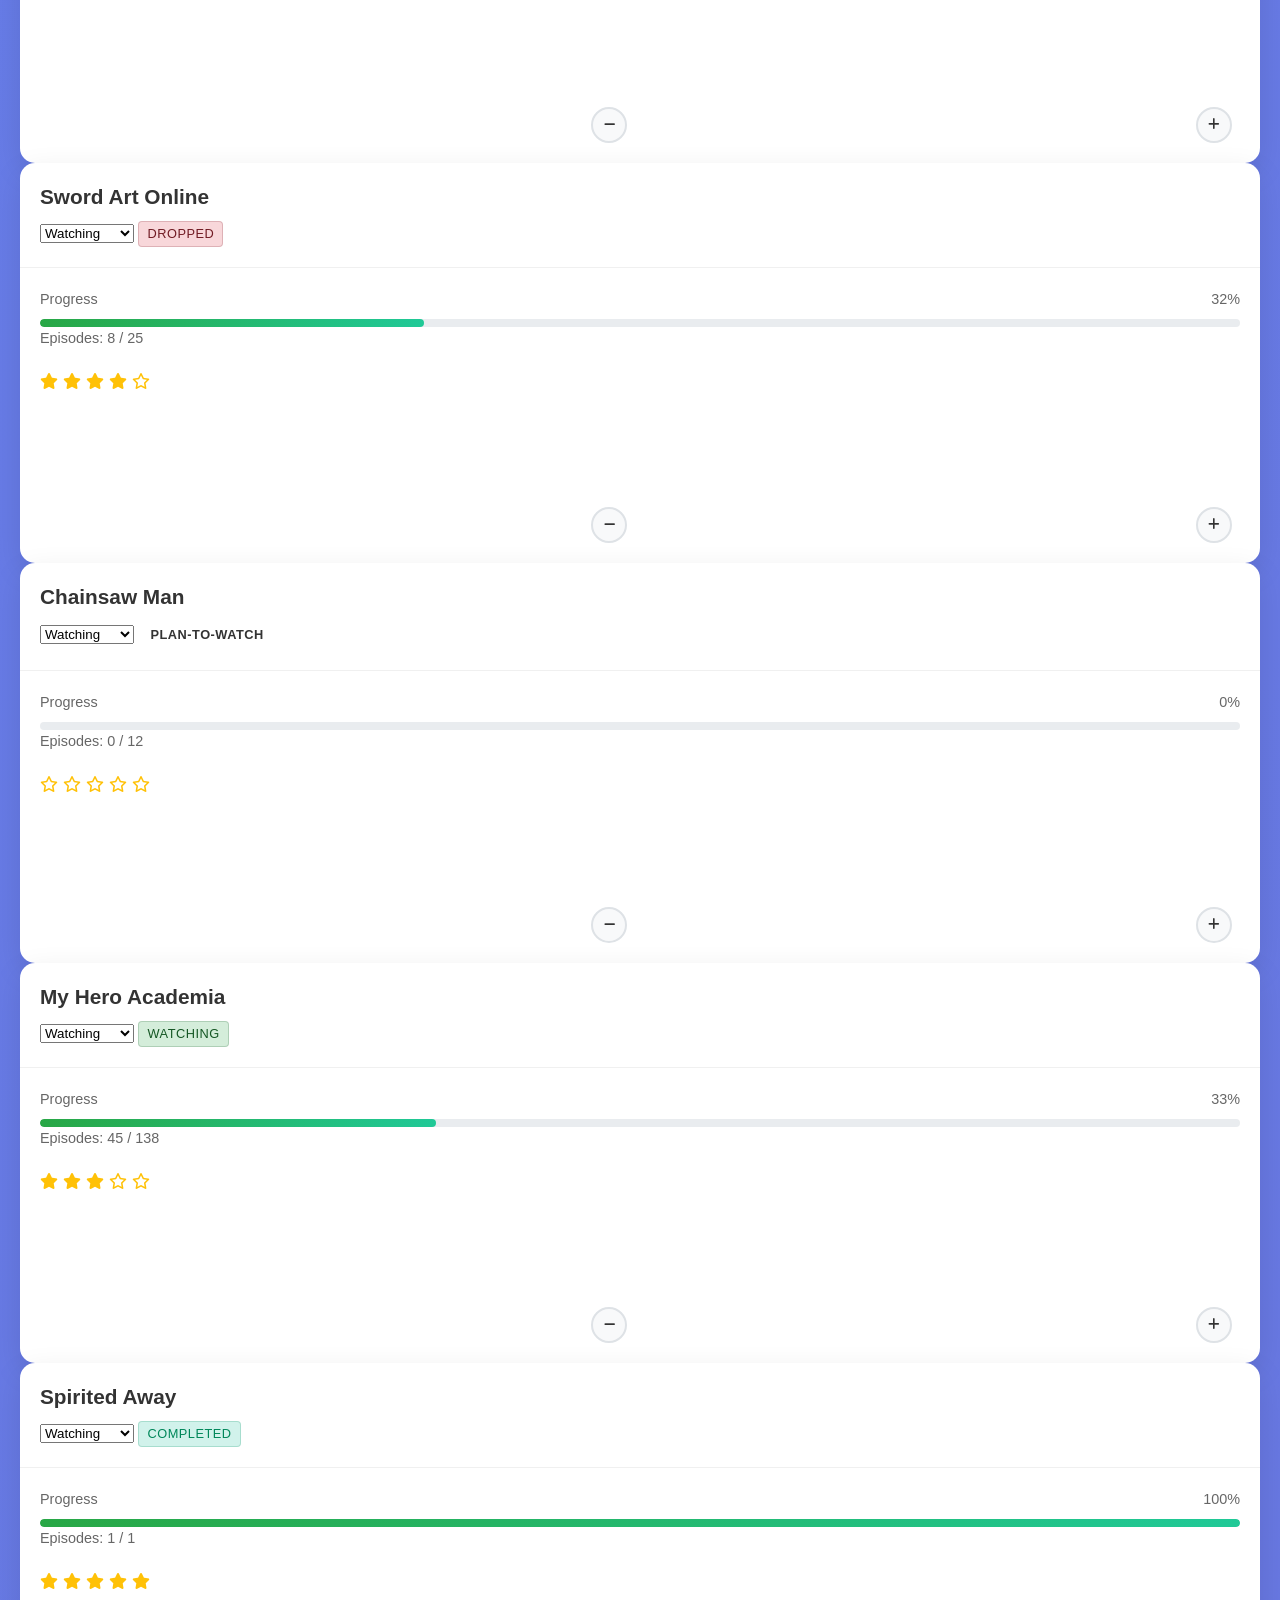
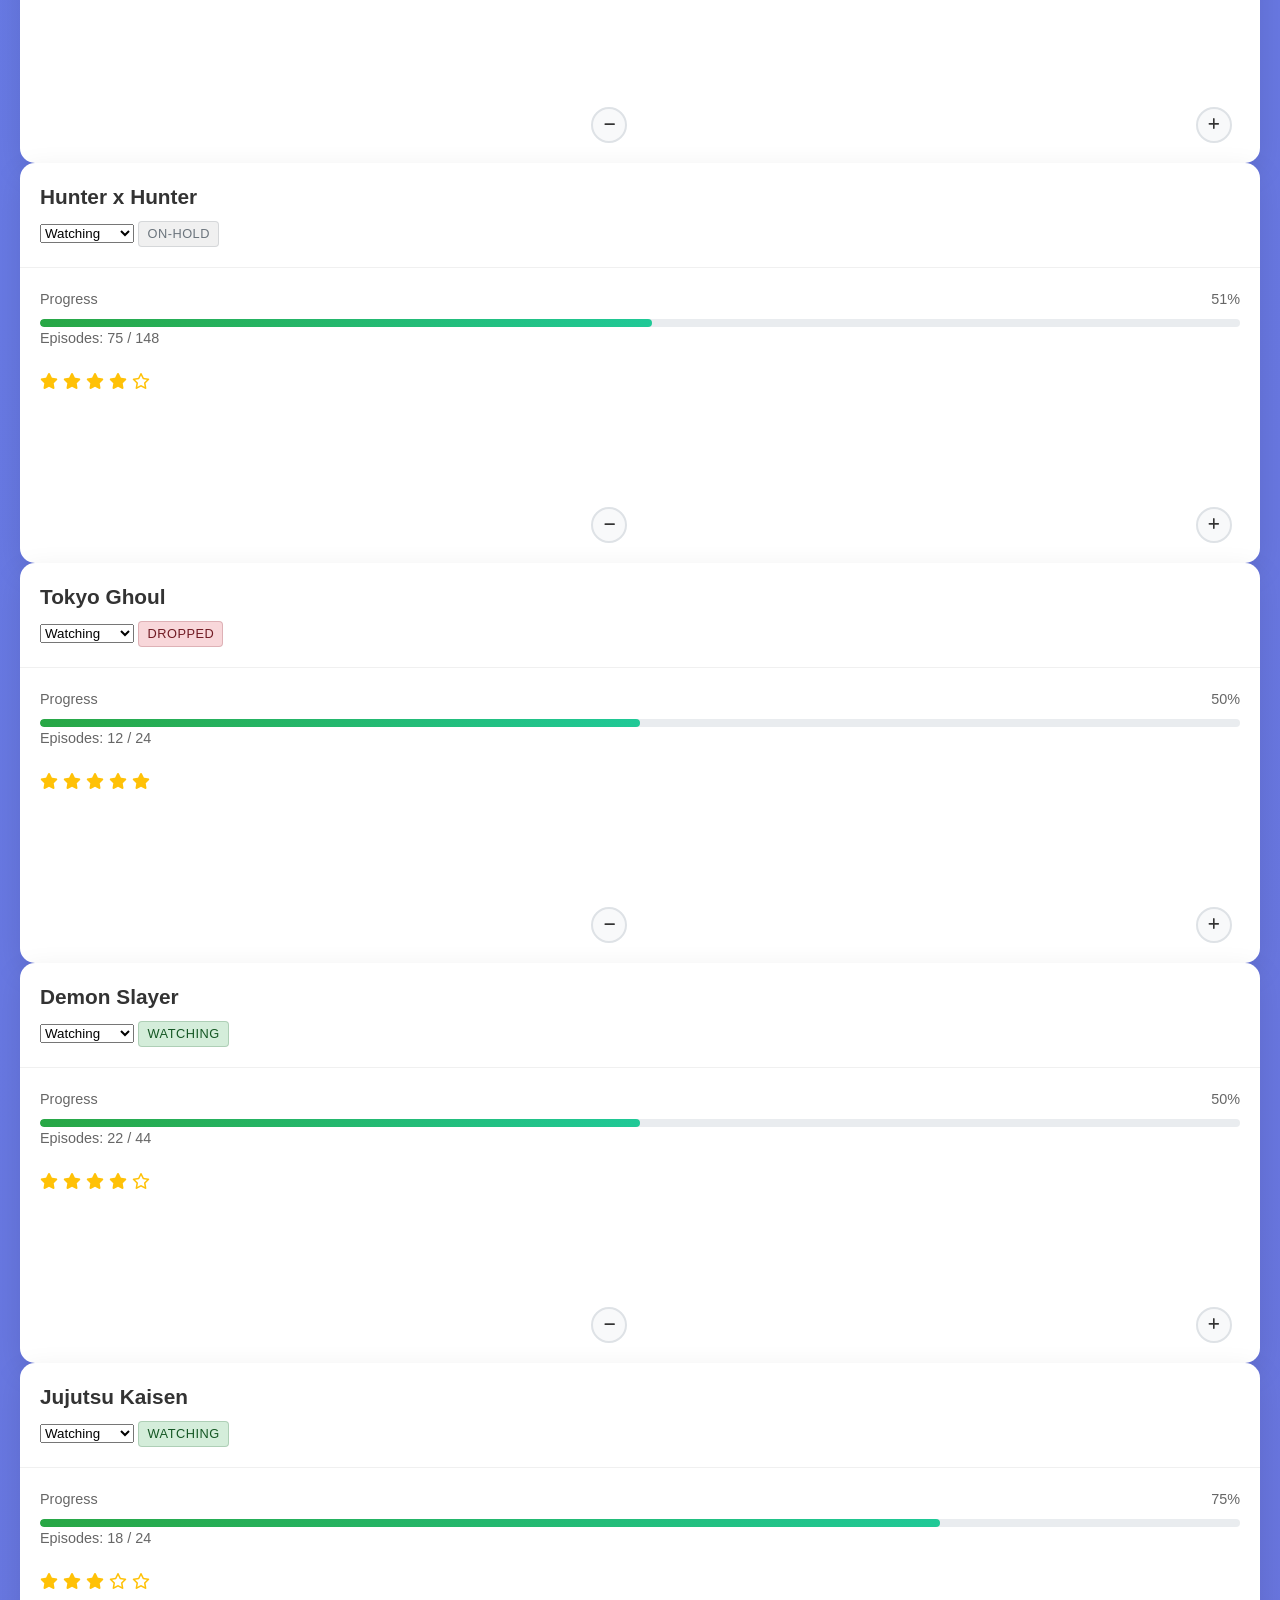
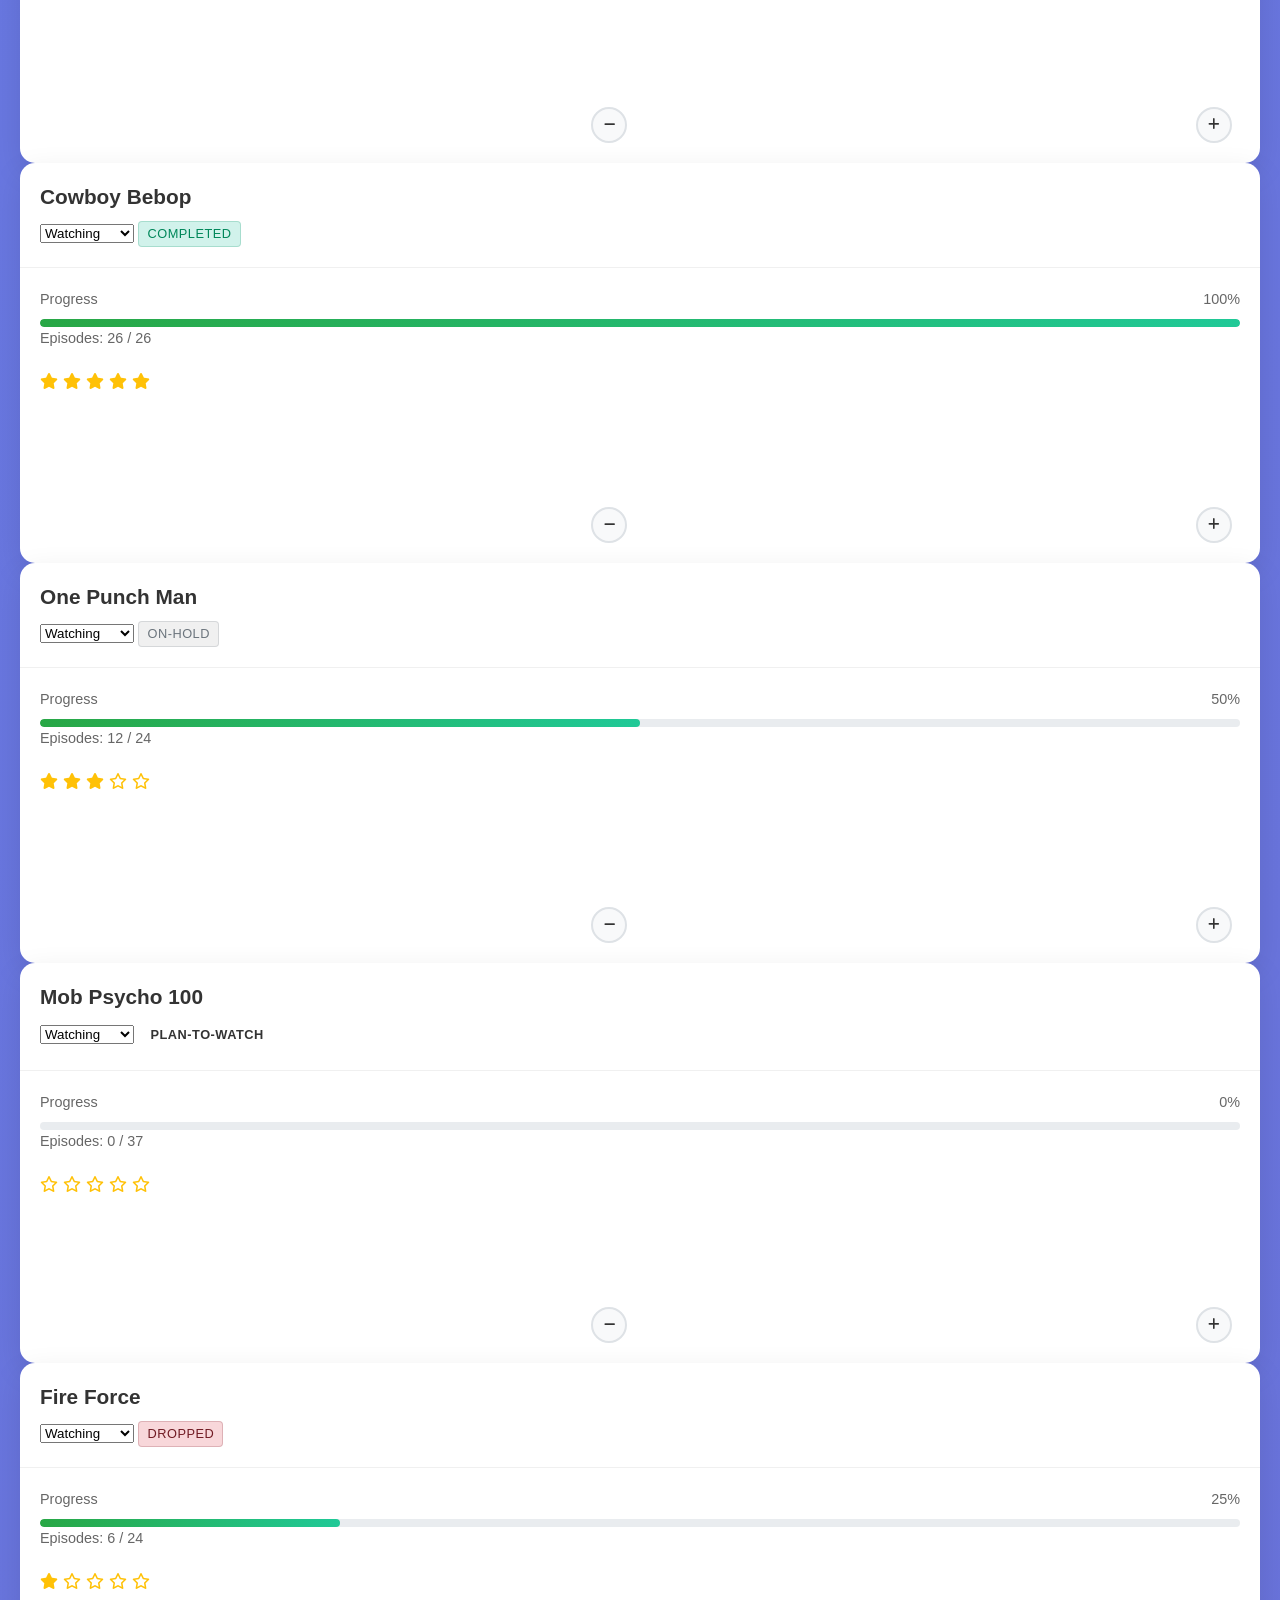
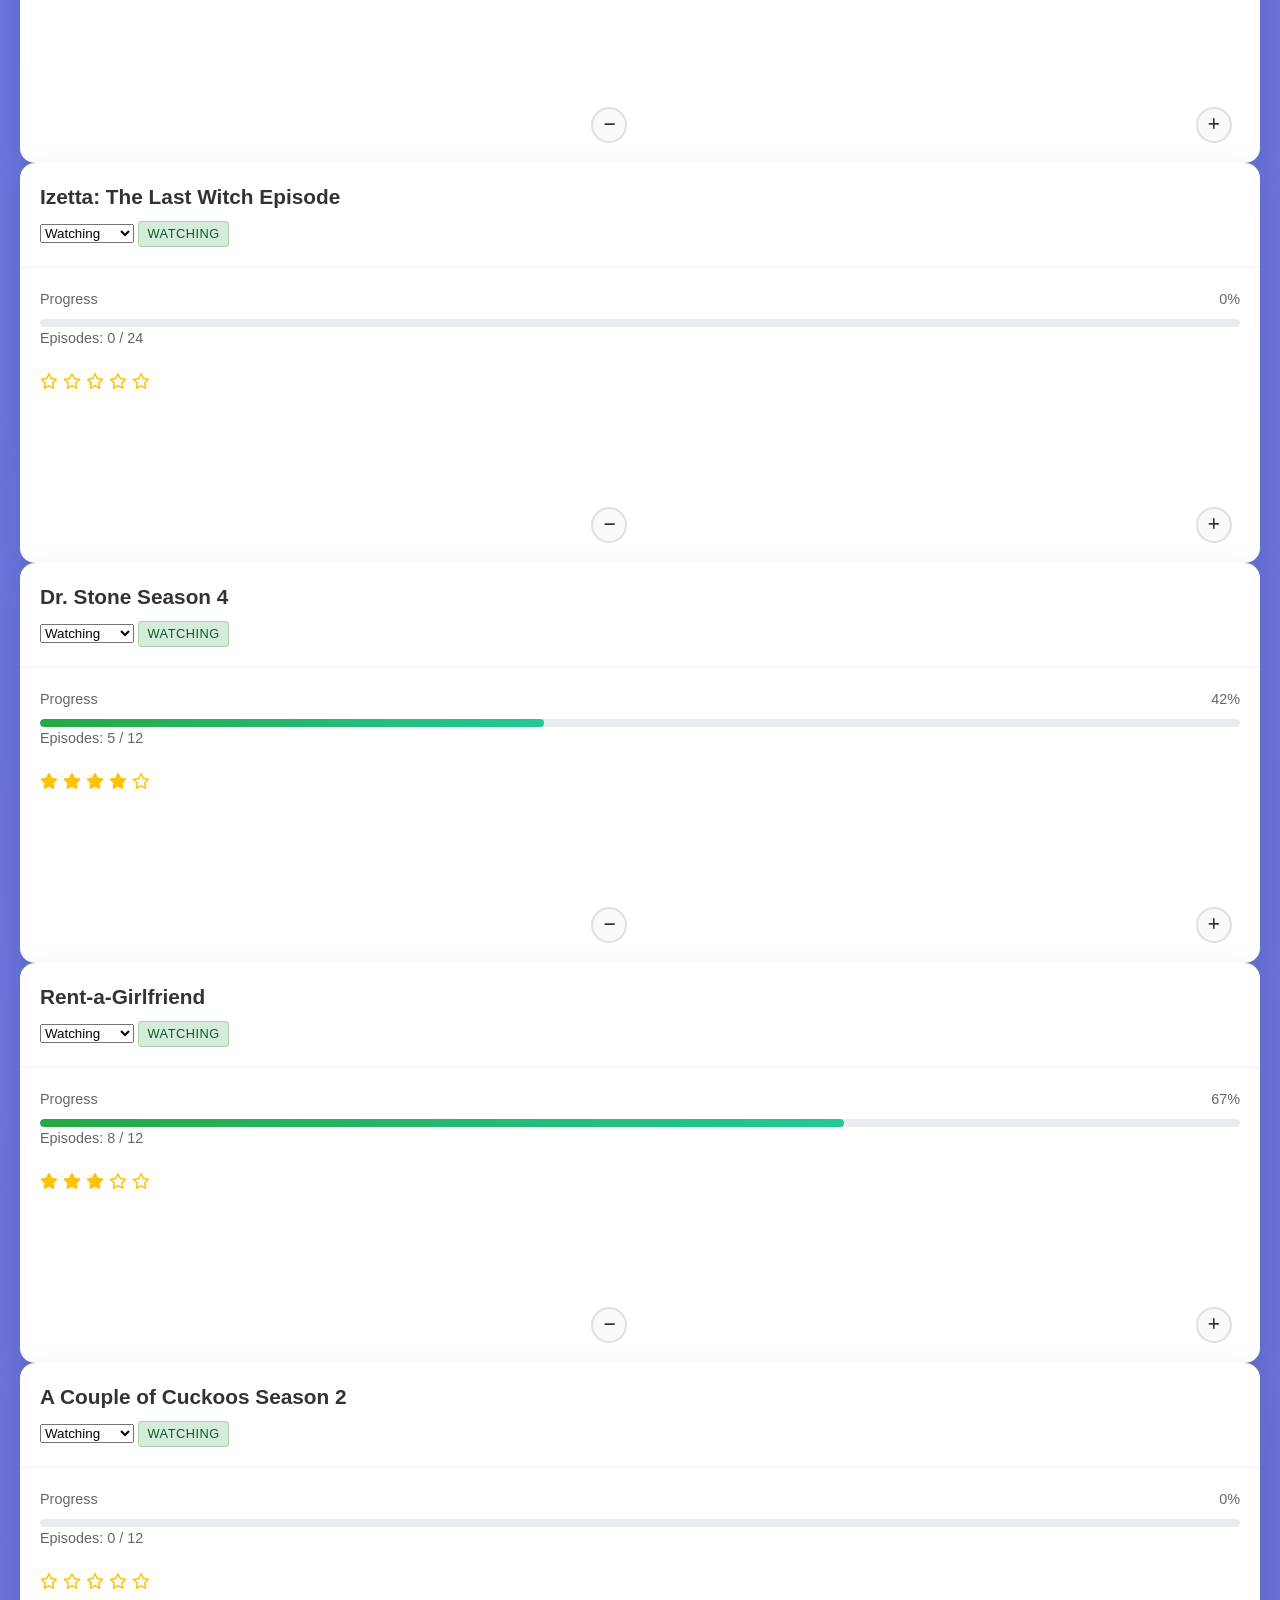
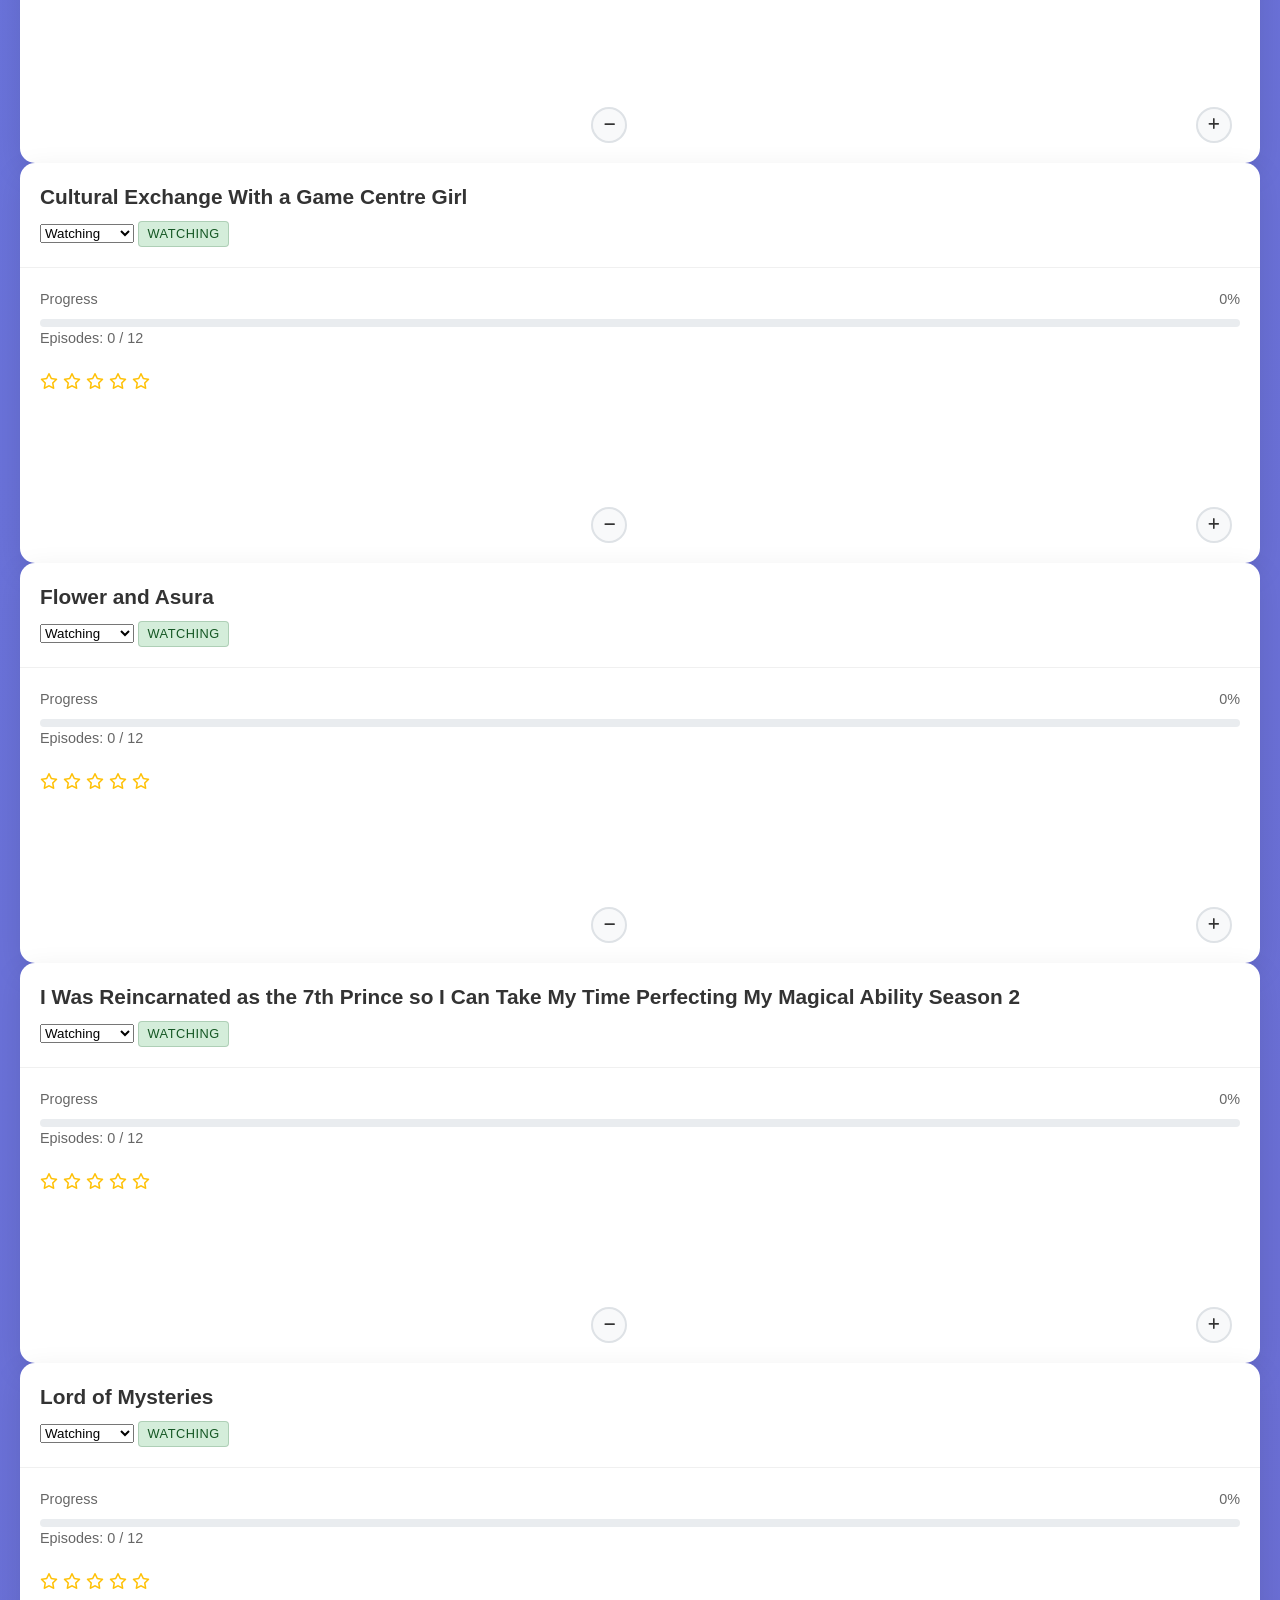
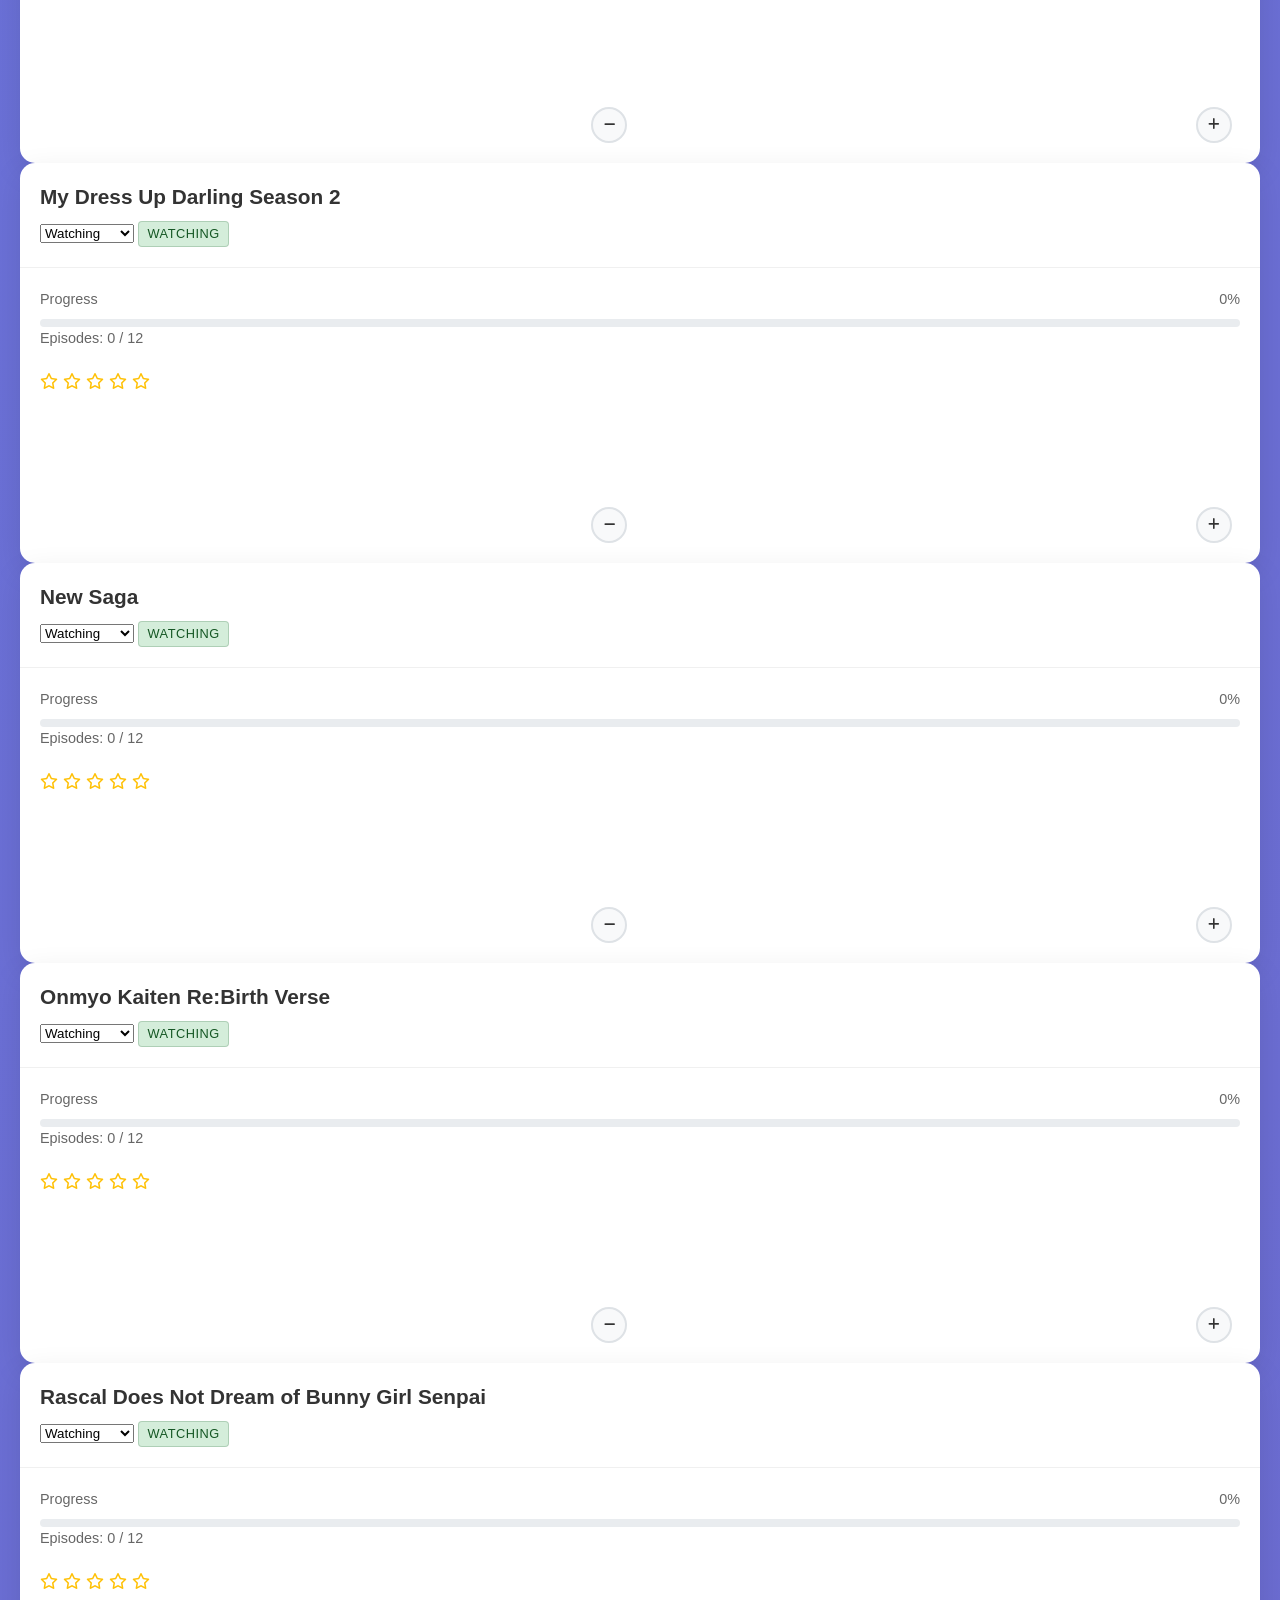
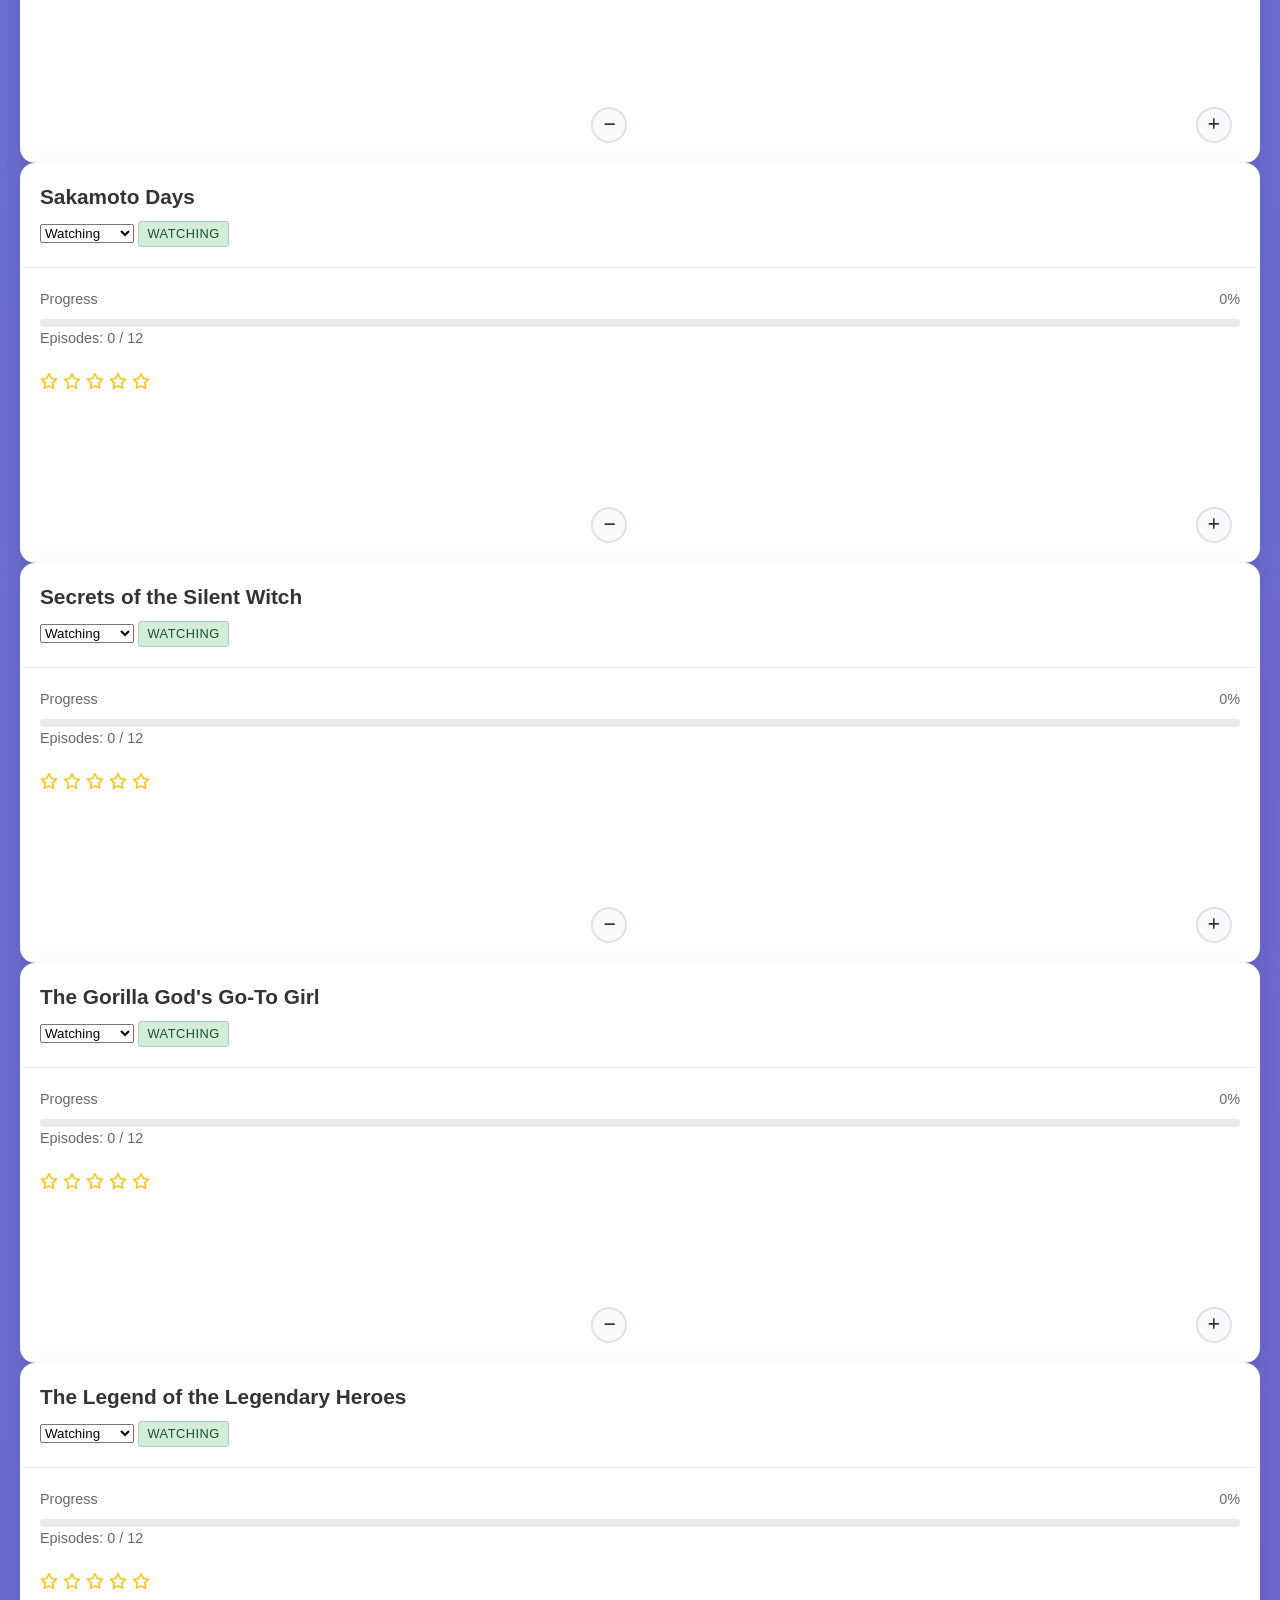
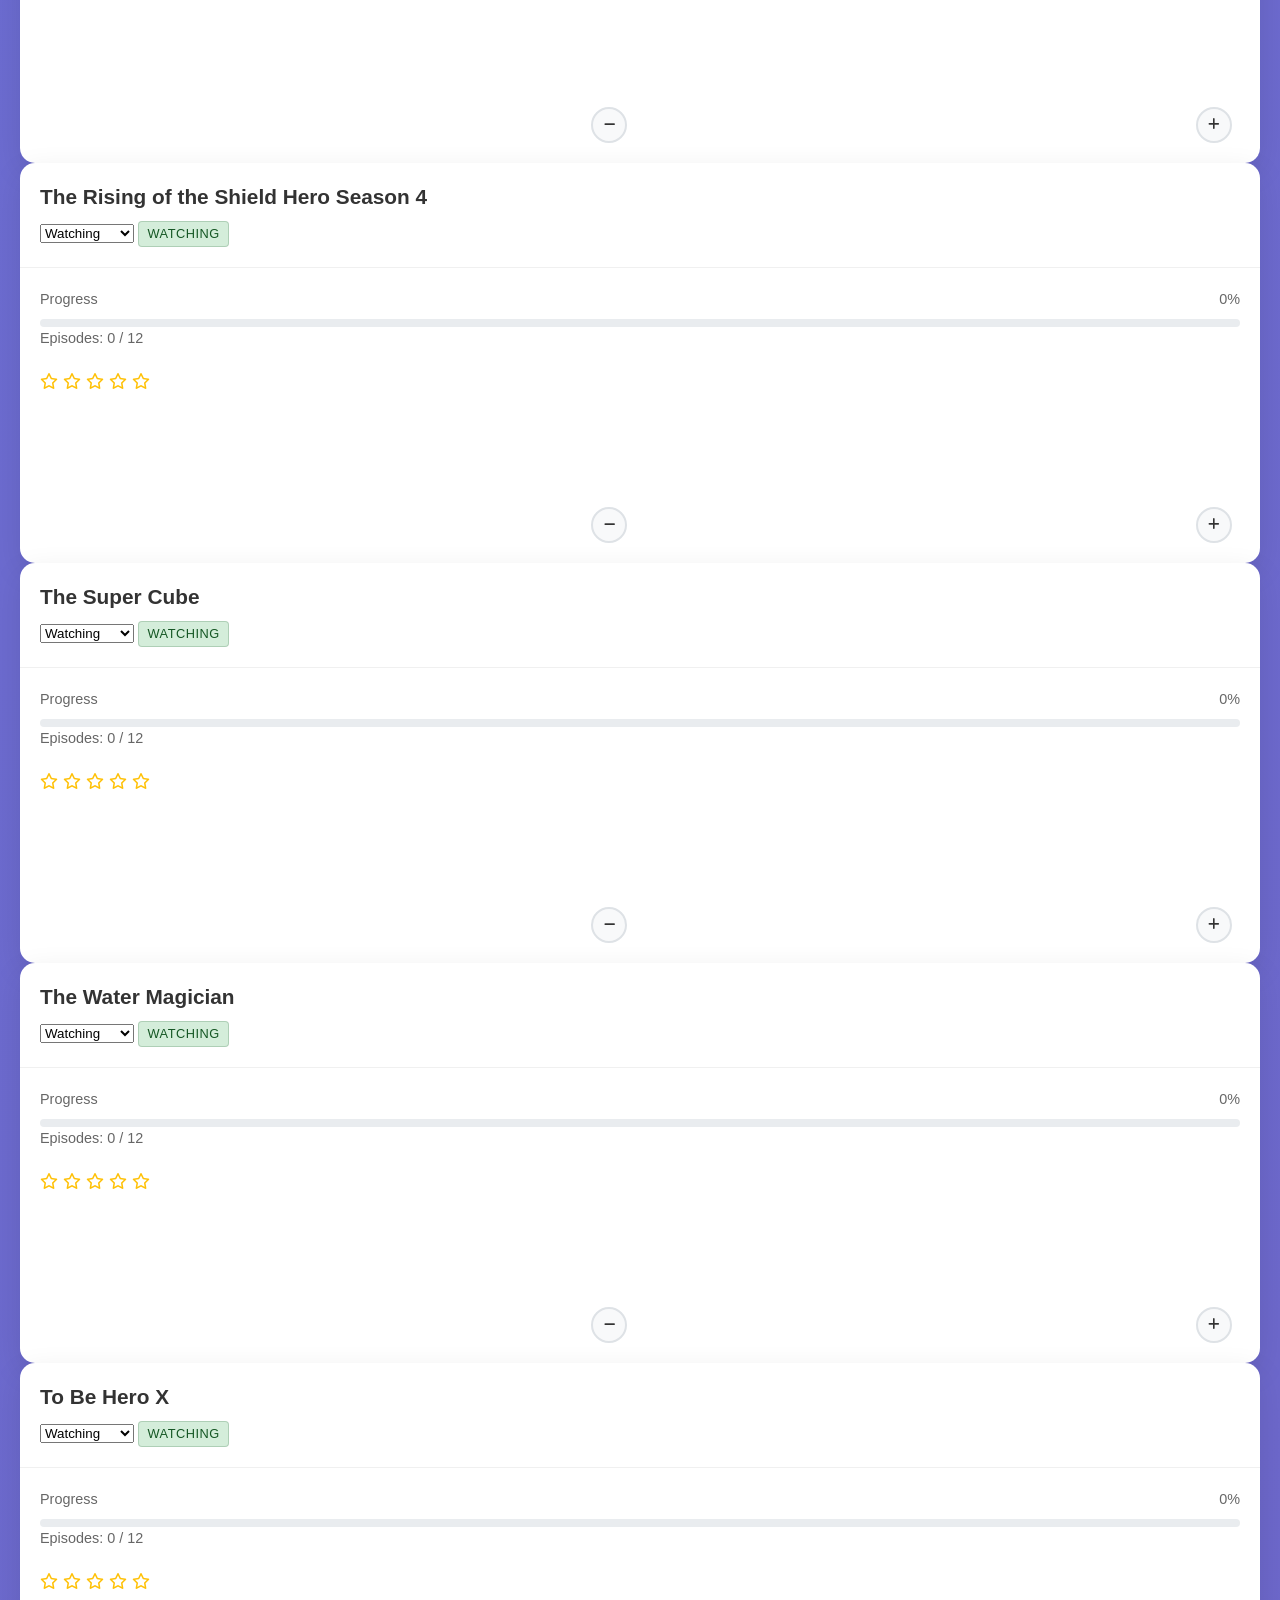
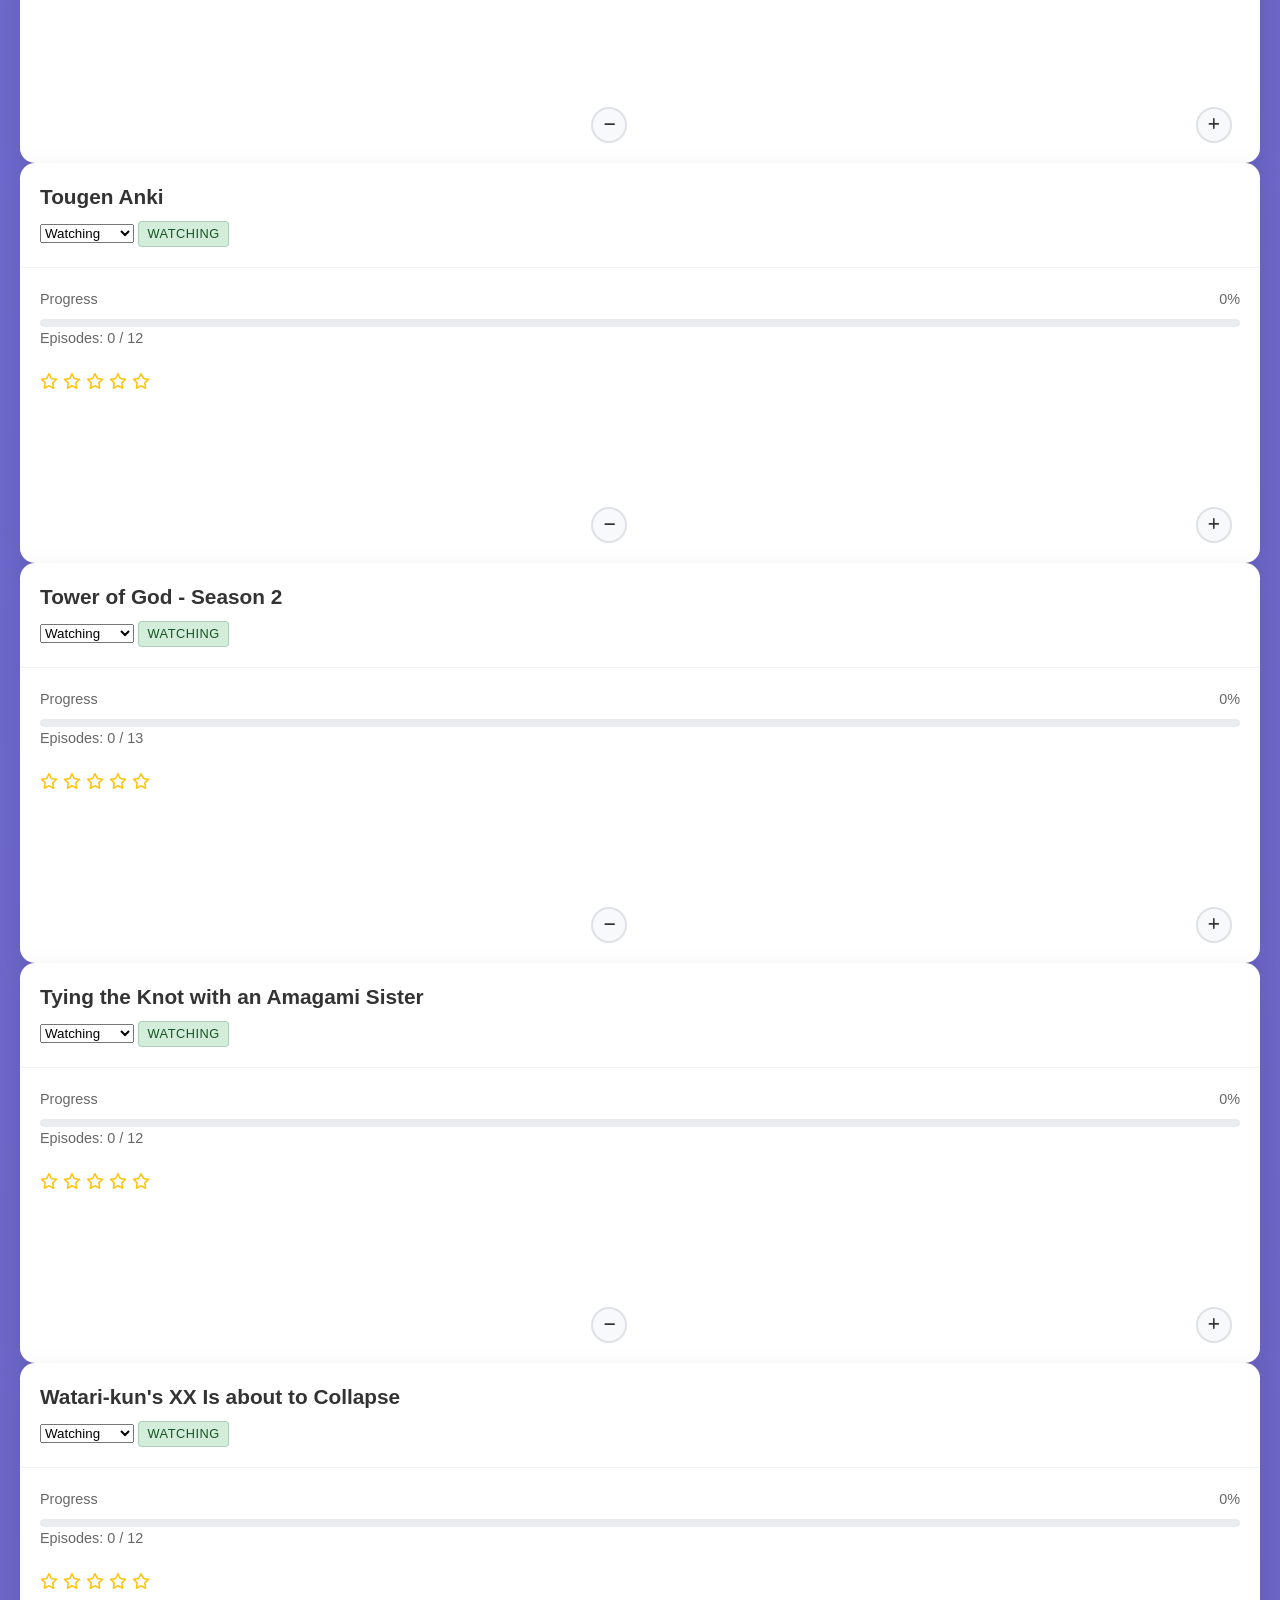
<file: index_clean.html>
<!DOCTYPE html>
<html lang="en">
<head>
    <meta charset="UTF-8">
    <meta name="viewport" content="width=device-width, initial-scale=1.0">
    <title>RNS Show Watch List</title>
    <link rel="icon" href="data:image/svg+xml,<svg xmlns='http://www.w3.org/2000/svg' viewBox='0 0 16 16'><rect width='14' height='10' x='1' y='3' fill='%234a90e2' stroke='%23333' stroke-width='0.5' rx='1'/><circle cx='12' cy='6' r='0.8' fill='%23fff'/><circle cx='12' cy='8' r='0.8' fill='%23fff'/><rect width='8' height='6' x='2' y='4' fill='%23000'/></svg>" type="image/svg+xml">
    <link rel="stylesheet" href="styles.css">
    <link href="https://cdnjs.cloudflare.com/ajax/libs/font-awesome/6.0.0/css/all.min.css" rel="stylesheet">
</head>
<body>
    <div class="container">
        <!-- Header -->
        <header class="header">
            <h1><i class="fas fa-tv"></i> RNS Show Watch List</h1>
            <p class="subtitle">Track your anime and shows with ease</p>
        </header>

        <!-- Controls -->
        <div class="controls">
            <!-- Search -->
            <div class="search-container">
                <i class="fas fa-search"></i>
                <input type="text" id="searchInput" name="searchInput" placeholder="Search shows... (try: rating:5, status:watching, progress:>50)" class="search-input">
                <div class="search-help" style="display: none;">
                    <div class="search-tip">💡 Search tips:</div>
                    <div>• <code>rating:5</code> - Shows with 5 stars</div>
                    <div>• <code>status:watching</code> - Shows being watched</div>
                    <div>• <code>progress:>80</code> - Shows over 80% complete</div>
                    <div>• Regular text search works too!</div>
                </div>
            </div>

            <!-- Filters -->
            <div class="filter-container">
                <select id="statusFilter" name="statusFilter" class="filter-select">
                    <option value="">All Status</option>
                    <option value="Watching">Watching</option>
                    <option value="Completed">Completed</option>
                    <option value="Planned">Planned</option>
                    <option value="On Hold">On Hold</option>
                    <option value="Dropped">Dropped</option>
                    <option value="Adult">Adult</option>
                    <option value="Check Later">Check Later</option>
                </select>

                <select id="sortBy" name="sortBy" class="filter-select">
                    <option value="name">Sort by Name</option>
                    <option value="rating">Sort by Rating</option>
                    <option value="progress">Sort by Progress</option>
                    <option value="status">Sort by Status</option>
                </select>

                <button id="toggleView" class="btn secondary">
                    <i class="fas fa-list"></i> List View
                </button>
            </div>
        </div>

        <!-- Analytics Dashboard -->
        <div class="analytics-dashboard">
            <div class="analytics-card">
                <div class="analytics-number" id="totalShows">0</div>
                <div class="analytics-label">Total Shows</div>
            </div>
            <div class="analytics-card">
                <div class="analytics-number" id="completedShows">0</div>
                <div class="analytics-label">Completed</div>
            </div>
            <div class="analytics-card">
                <div class="analytics-number" id="currentlyWatching">0</div>
                <div class="analytics-label">Watching</div>
            </div>
            <div class="analytics-card">
                <div class="analytics-number" id="averageRating">0</div>
                <div class="analytics-label">Avg Rating</div>
            </div>
            <div class="analytics-card">
                <div class="analytics-number" id="totalEpisodes">0</div>
                <div class="analytics-label">Episodes Watched</div>
            </div>
        </div>

        <!-- Export Controls -->
        <div class="export-controls">
            <button id="exportJson" class="btn secondary">
                <i class="fas fa-download"></i> Export JSON
            </button>
            <button id="exportCsv" class="btn secondary">
                <i class="fas fa-file-csv"></i> Export CSV
            </button>
        </div>

        <!-- Shows Container -->
        <div id="showsContainer" class="shows-grid">
            <!-- Shows will be populated here -->
        </div>

        <!-- Floating Add Button -->
        <button id="addShowBtn" class="floating-btn">
            <i class="fas fa-plus"></i>
        </button>
    </div>

    <!-- Add Show Modal -->
    <div id="addShowModal" class="modal">
        <div class="modal-content">
            <div class="modal-header">
                <h2><i class="fas fa-plus-circle"></i> Add New Show</h2>
                <span class="close">&times;</span>
            </div>
            <div class="modal-body">
                <form id="addShowForm">
                    <div class="form-group">
                        <label for="showName" class="form-label">Show Name</label>
                        <input type="text" id="showName" name="showName" required>
                    </div>
                    
                    <div class="form-row">
                        <div class="form-group">
                            <label for="showStatus" class="form-label">Status</label>
                            <select id="showStatus" name="showStatus" required>
                                <option value="Planned">Planned</option>
                                <option value="Watching">Watching</option>
                                <option value="Completed">Completed</option>
                                <option value="On Hold">On Hold</option>
                                <option value="Dropped">Dropped</option>
                                <option value="Adult">Adult</option>
                                <option value="Check Later">Check Later</option>
                            </select>
                        </div>
                        
                        <div class="form-group">
                            <label for="showRating" class="form-label">Rating</label>
                            <select id="showRating" name="showRating">
                                <option value="0">No Rating</option>
                                <option value="1">1 Star</option>
                                <option value="2">2 Stars</option>
                                <option value="3">3 Stars</option>
                                <option value="4">4 Stars</option>
                                <option value="5">5 Stars</option>
                            </select>
                        </div>
                    </div>
                    
                    <div class="form-row">
                        <div class="form-group">
                            <label for="watchedEpisodes" class="form-label">Watched Episodes</label>
                            <input type="number" id="watchedEpisodes" name="watchedEpisodes" min="0" value="0">
                        </div>
                        
                        <div class="form-group">
                            <label for="totalEpisodes" class="form-label">Total Episodes</label>
                            <input type="number" id="totalEpisodes" name="totalEpisodes" min="0" value="0">
                        </div>
                    </div>
                    
                    <div class="form-group">
                        <label for="showGenre" class="form-label">Genre (Optional)</label>
                        <input type="text" id="showGenre" name="showGenre" placeholder="e.g., Action, Romance, Comedy">
                    </div>
                    
                    <div class="form-group">
                        <label for="showYear" class="form-label">Year (Optional)</label>
                        <input type="number" id="showYear" name="showYear" min="1900" max="2030" placeholder="e.g., 2023">
                    </div>
                    
                    <div class="form-group">
                        <label for="showNotes" class="form-label">Notes (Optional)</label>
                        <textarea id="showNotes" name="showNotes" rows="3" placeholder="Any additional notes about this show..."></textarea>
                    </div>
                    
                    <div class="form-actions">
                        <button type="button" class="btn secondary cancel-btn">Cancel</button>
                        <button type="submit" class="btn primary">Add Show</button>
                    </div>
                </form>
            </div>
        </div>
    </div>

    <script src="script_clean.js"></script>
</body>
</html>
</file>
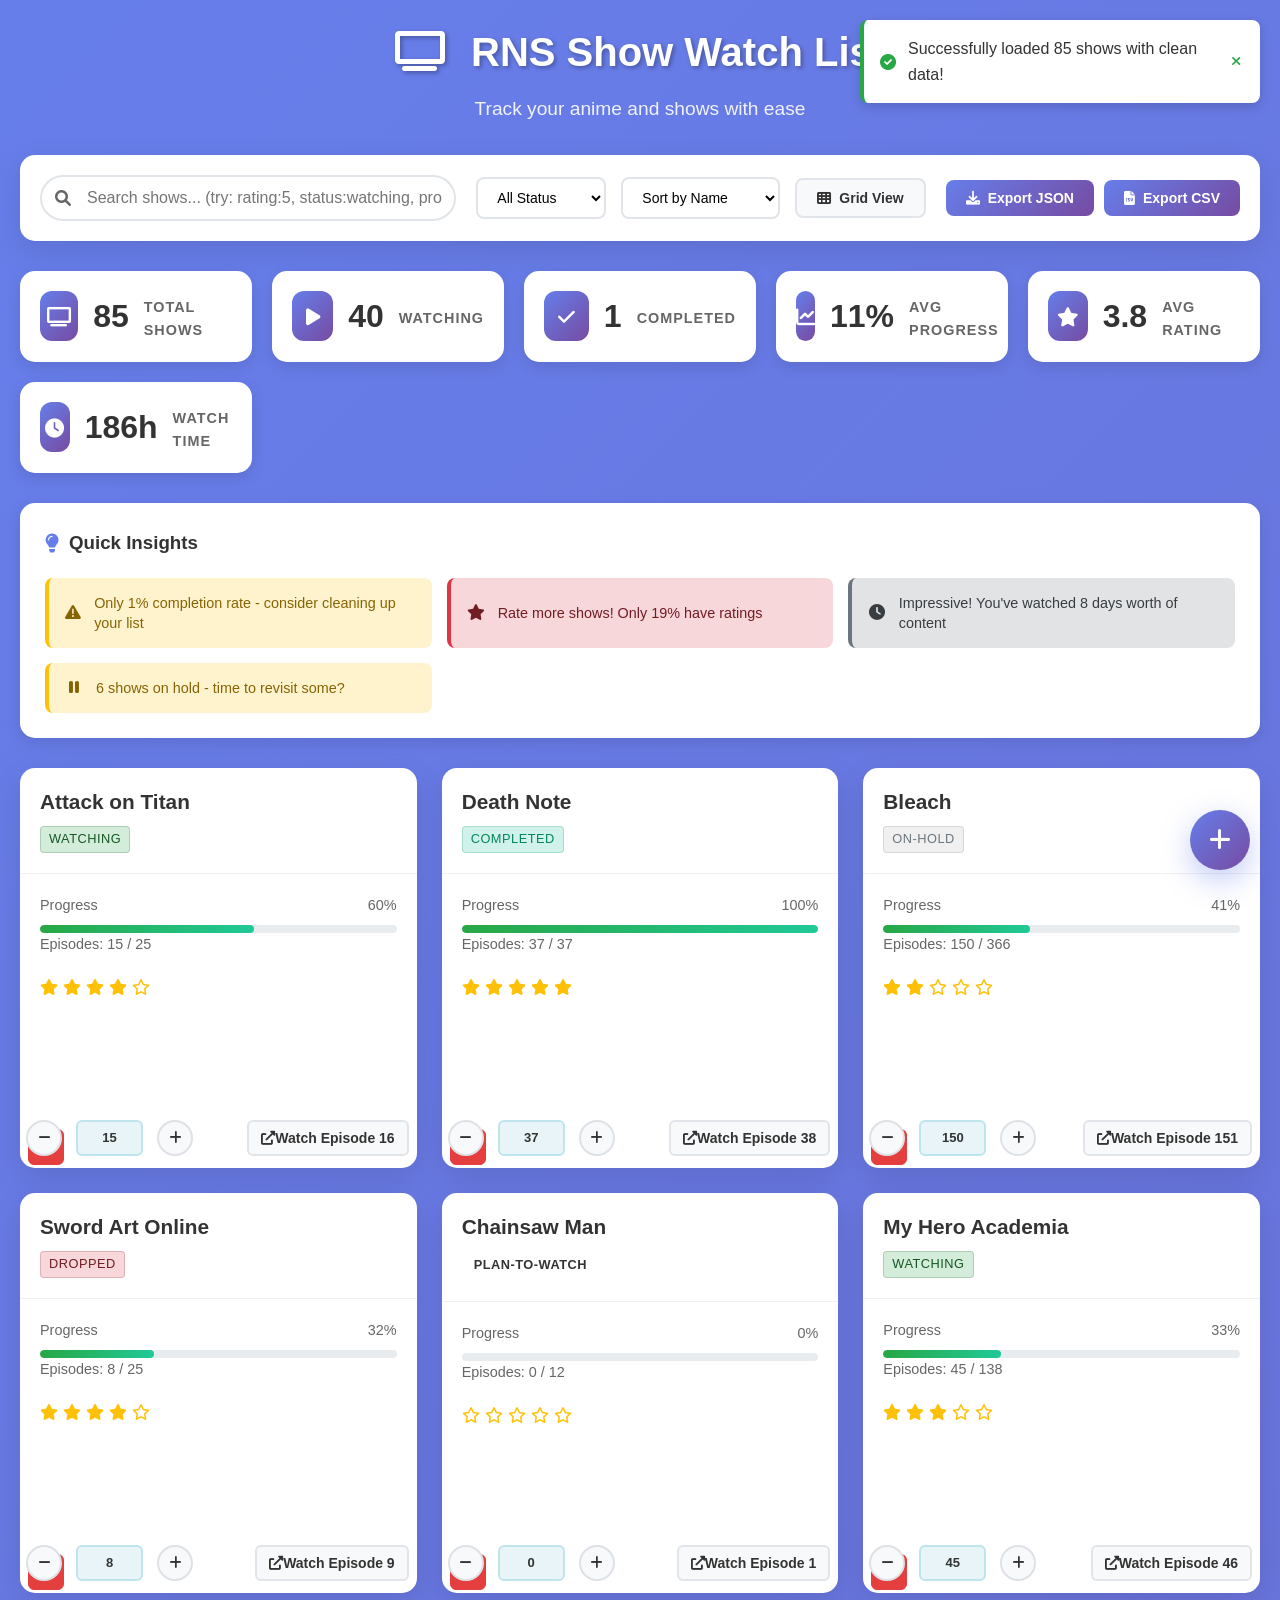
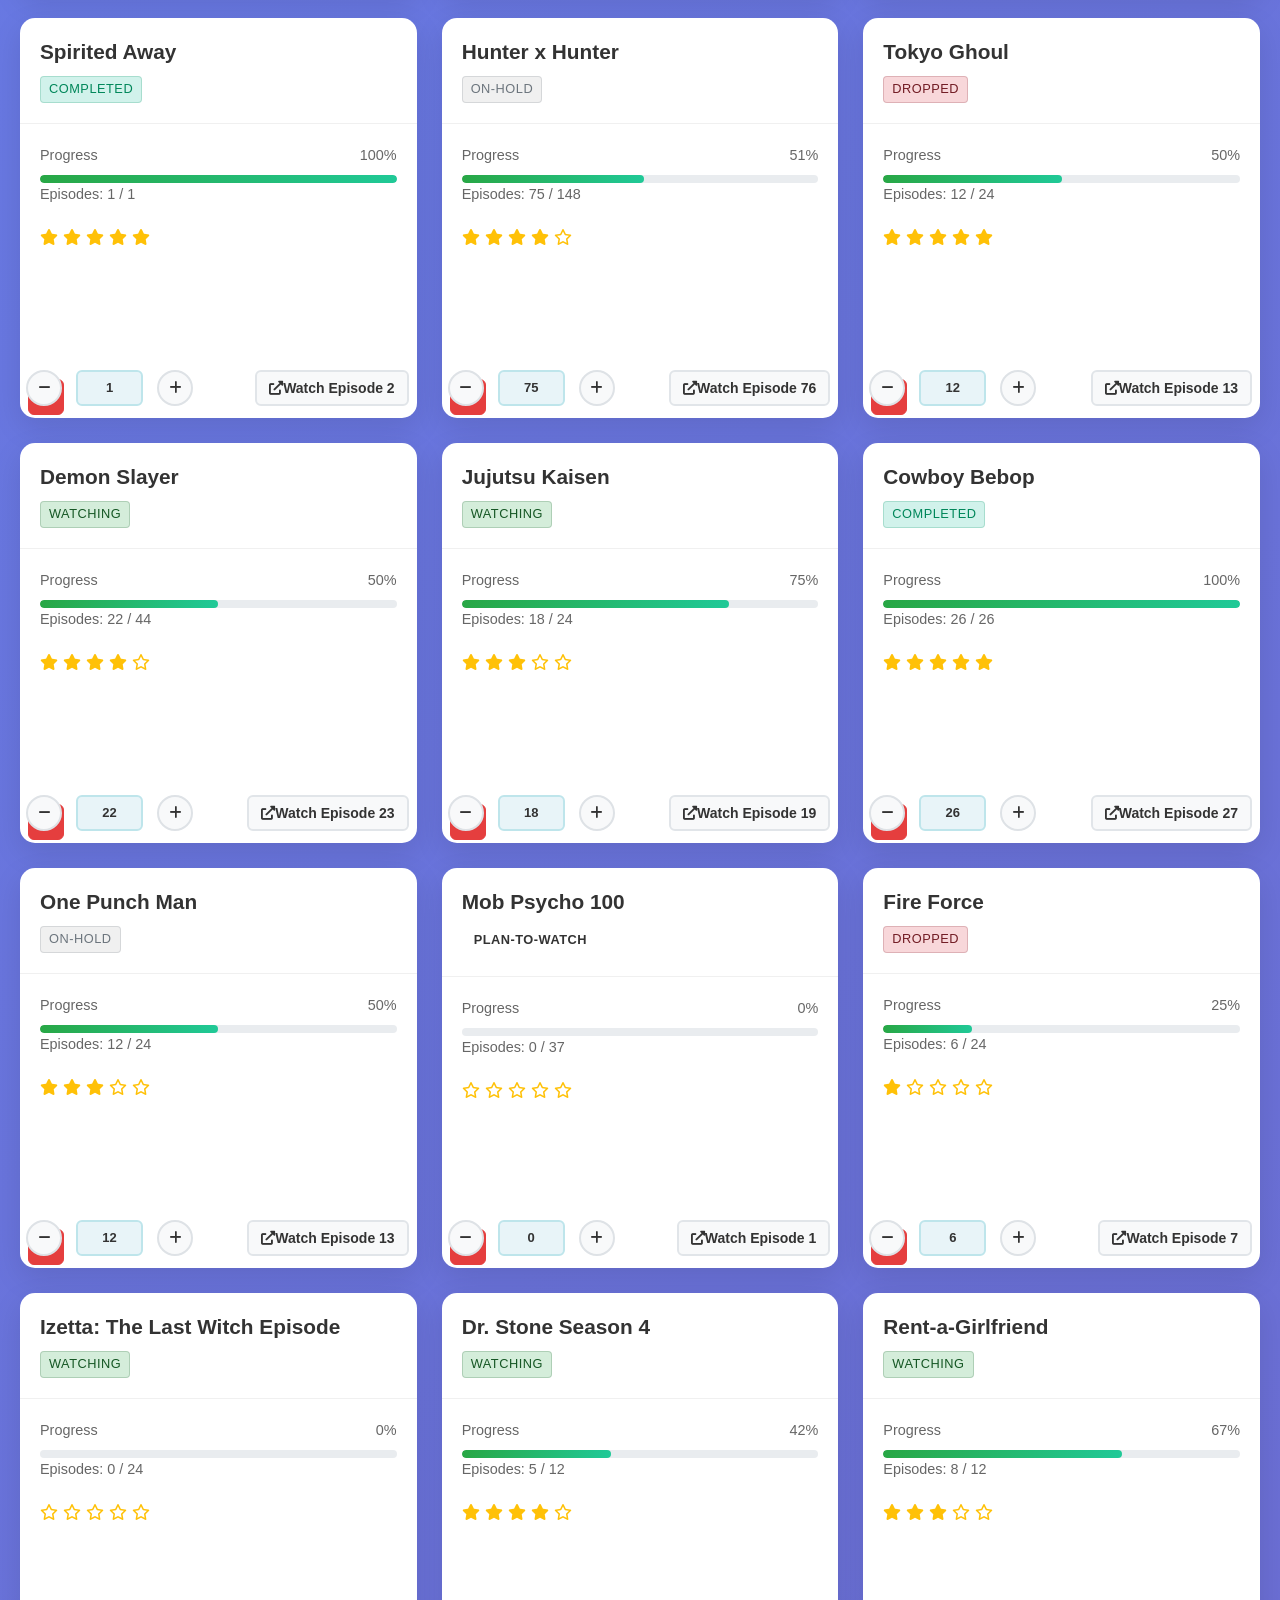
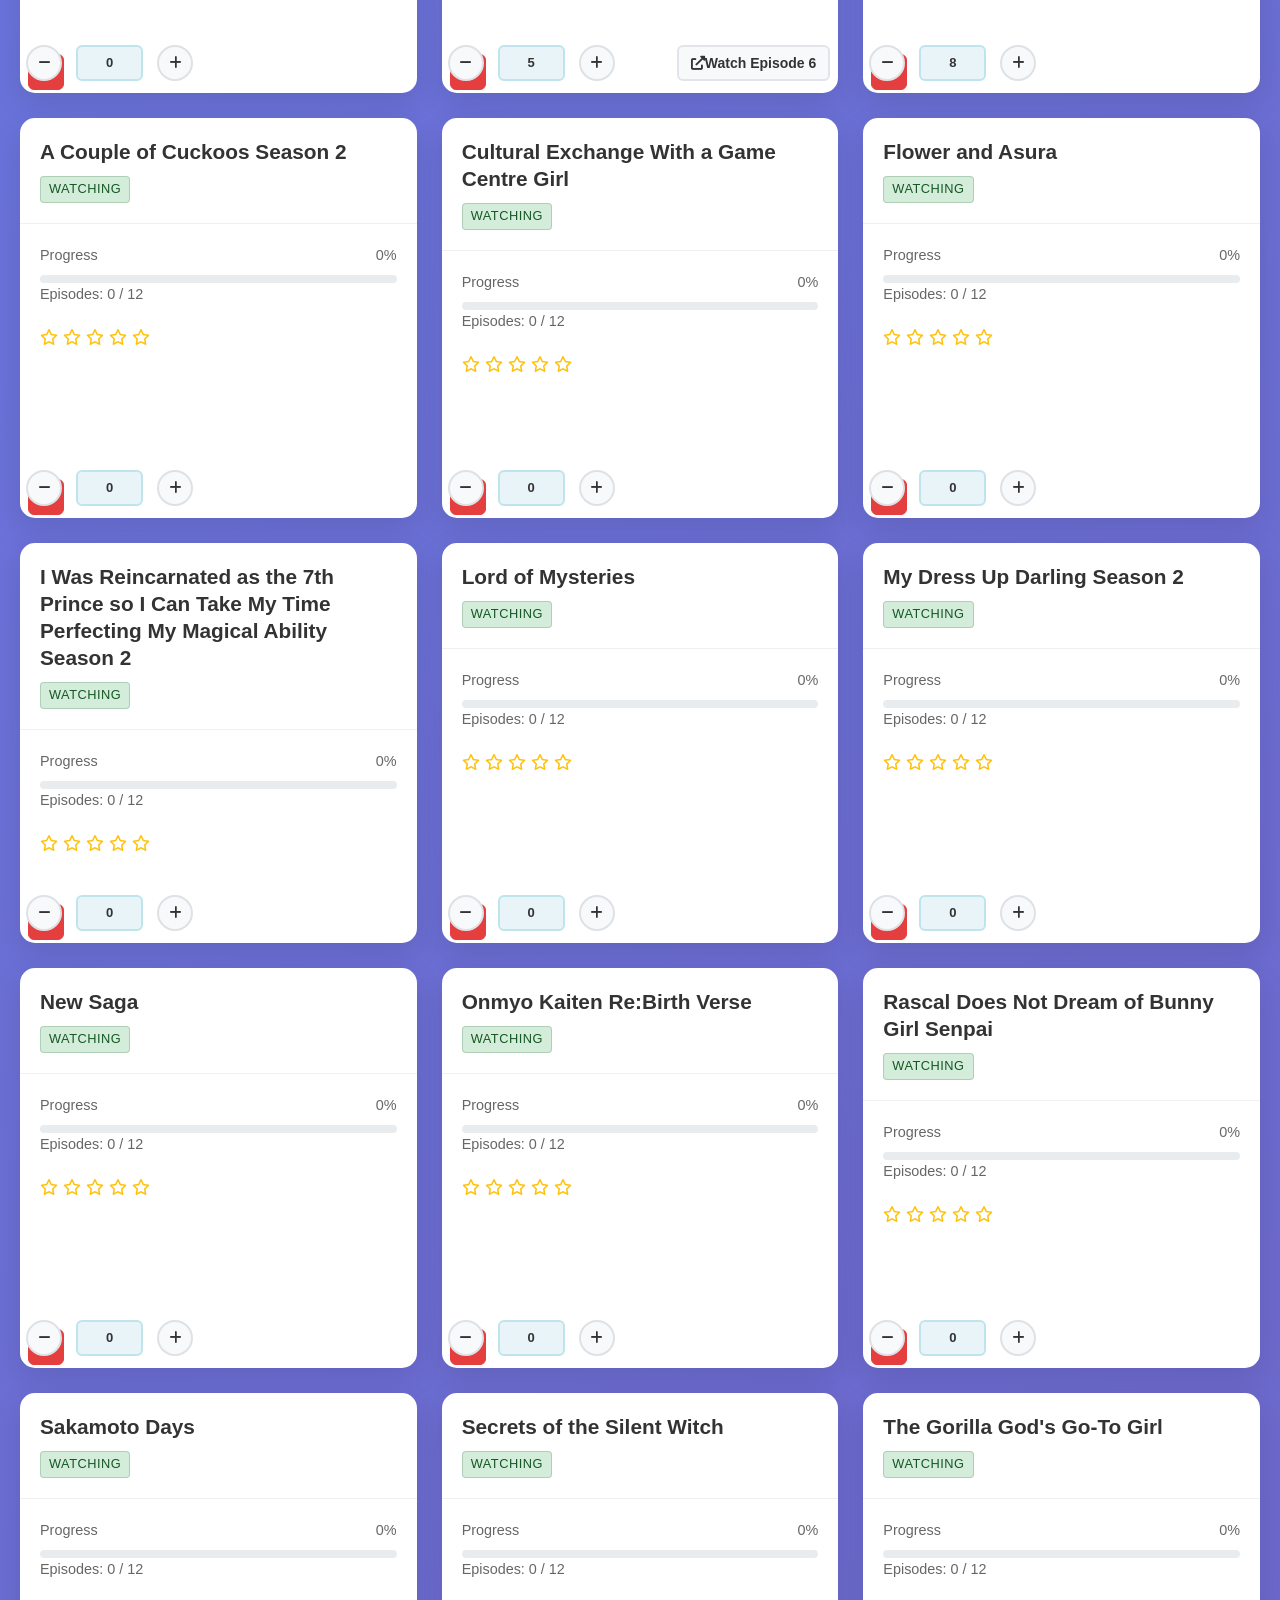
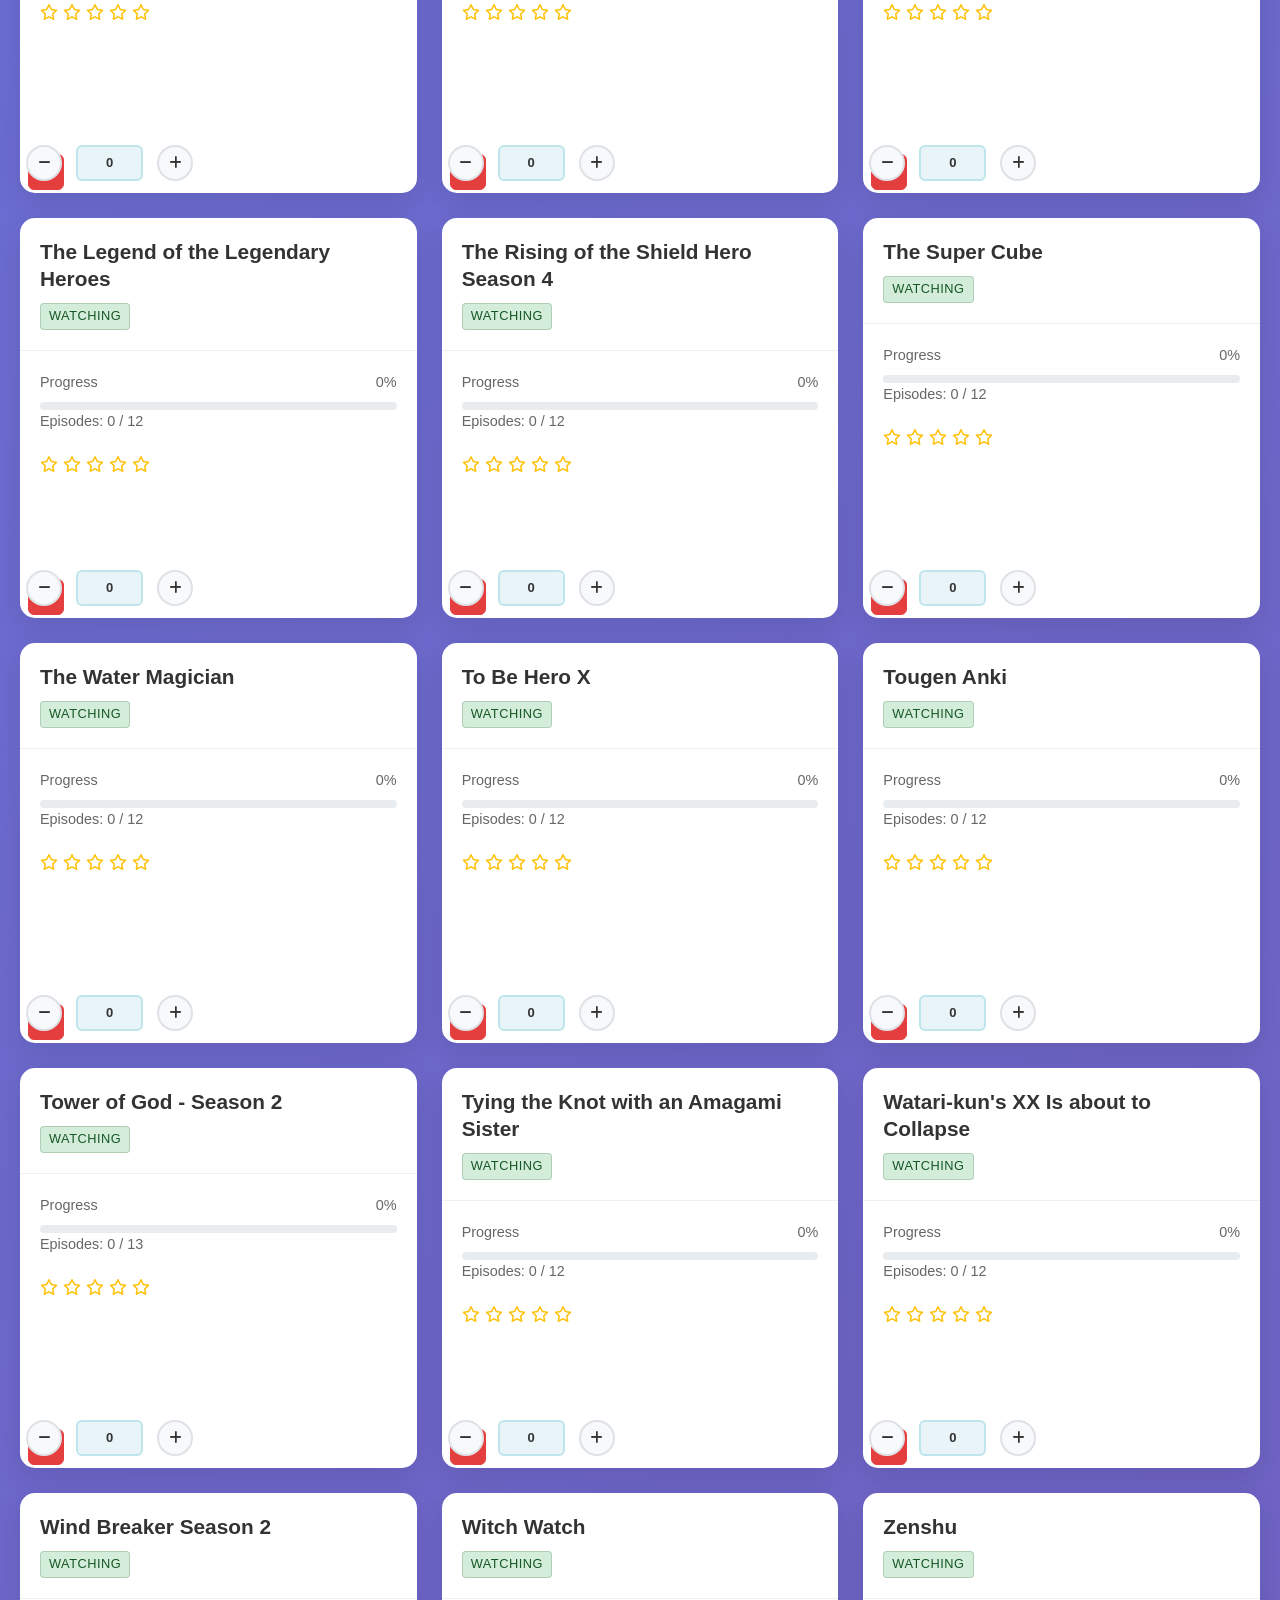
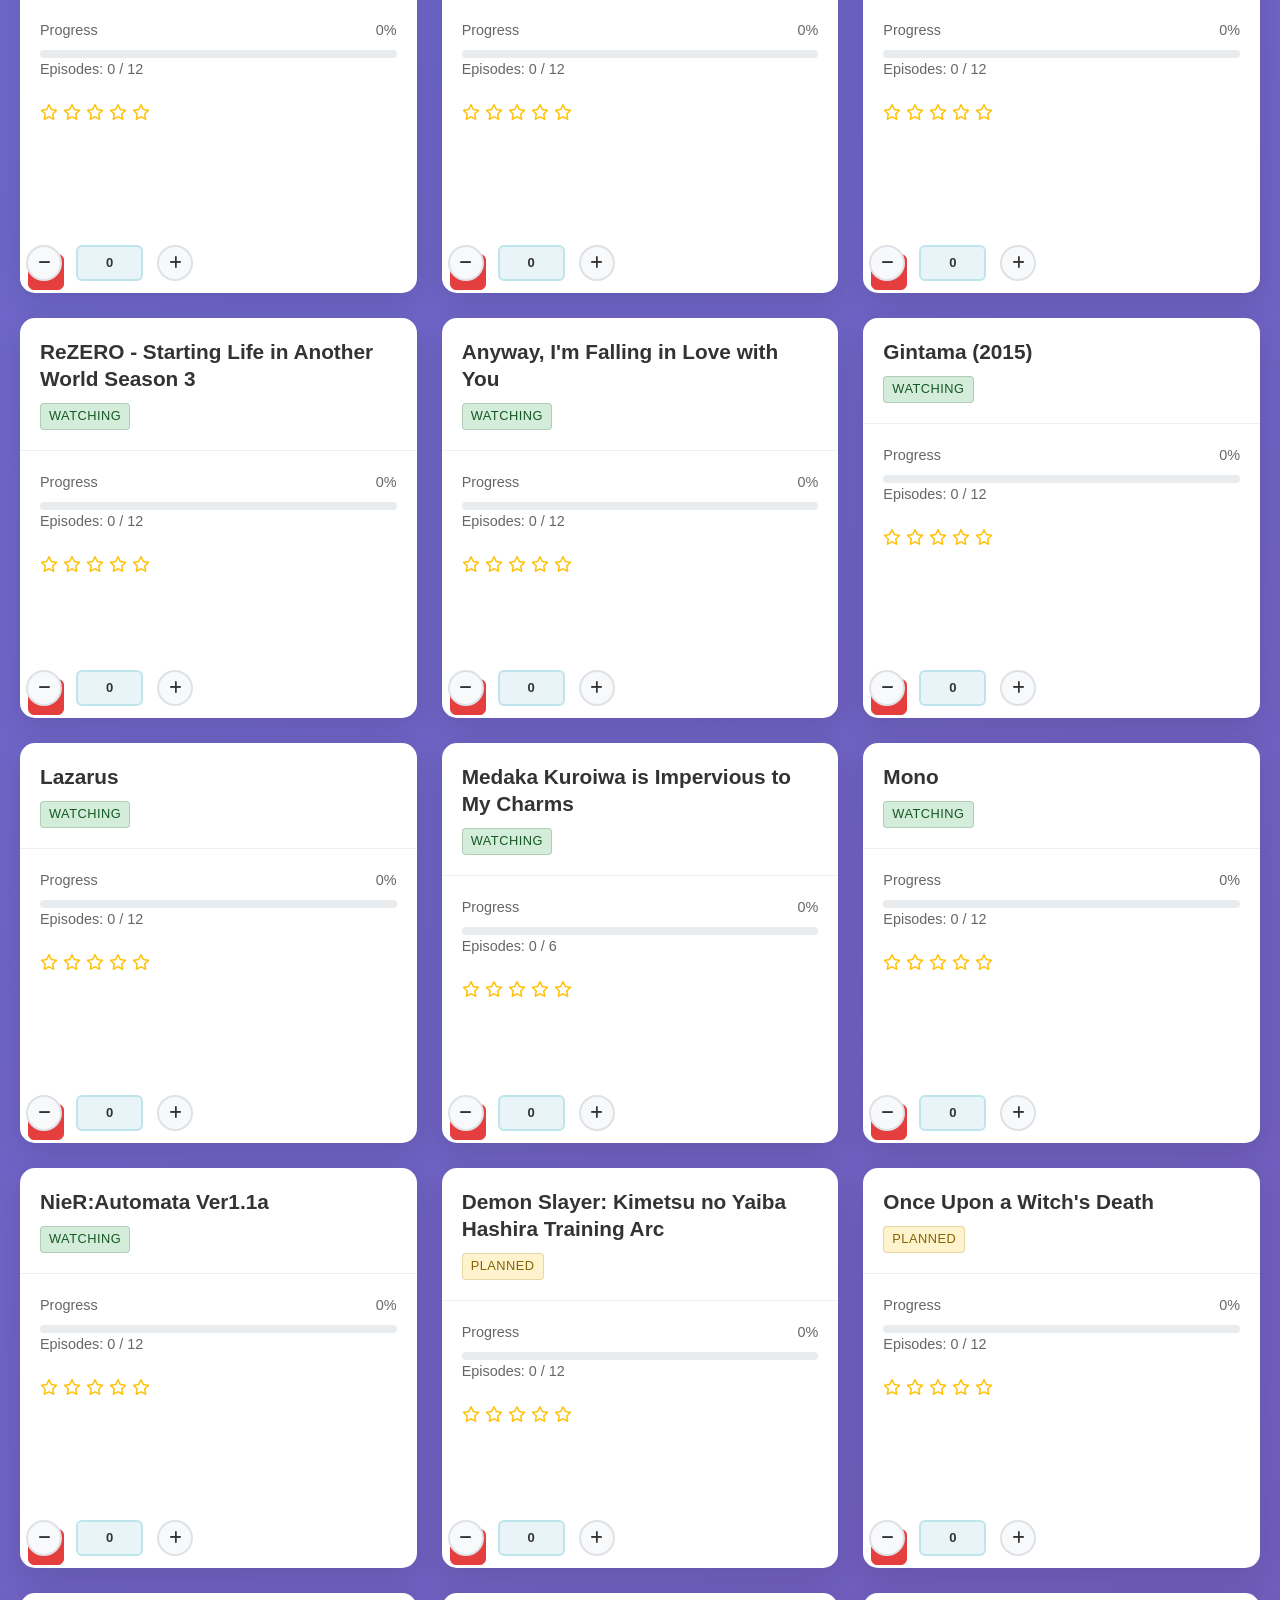
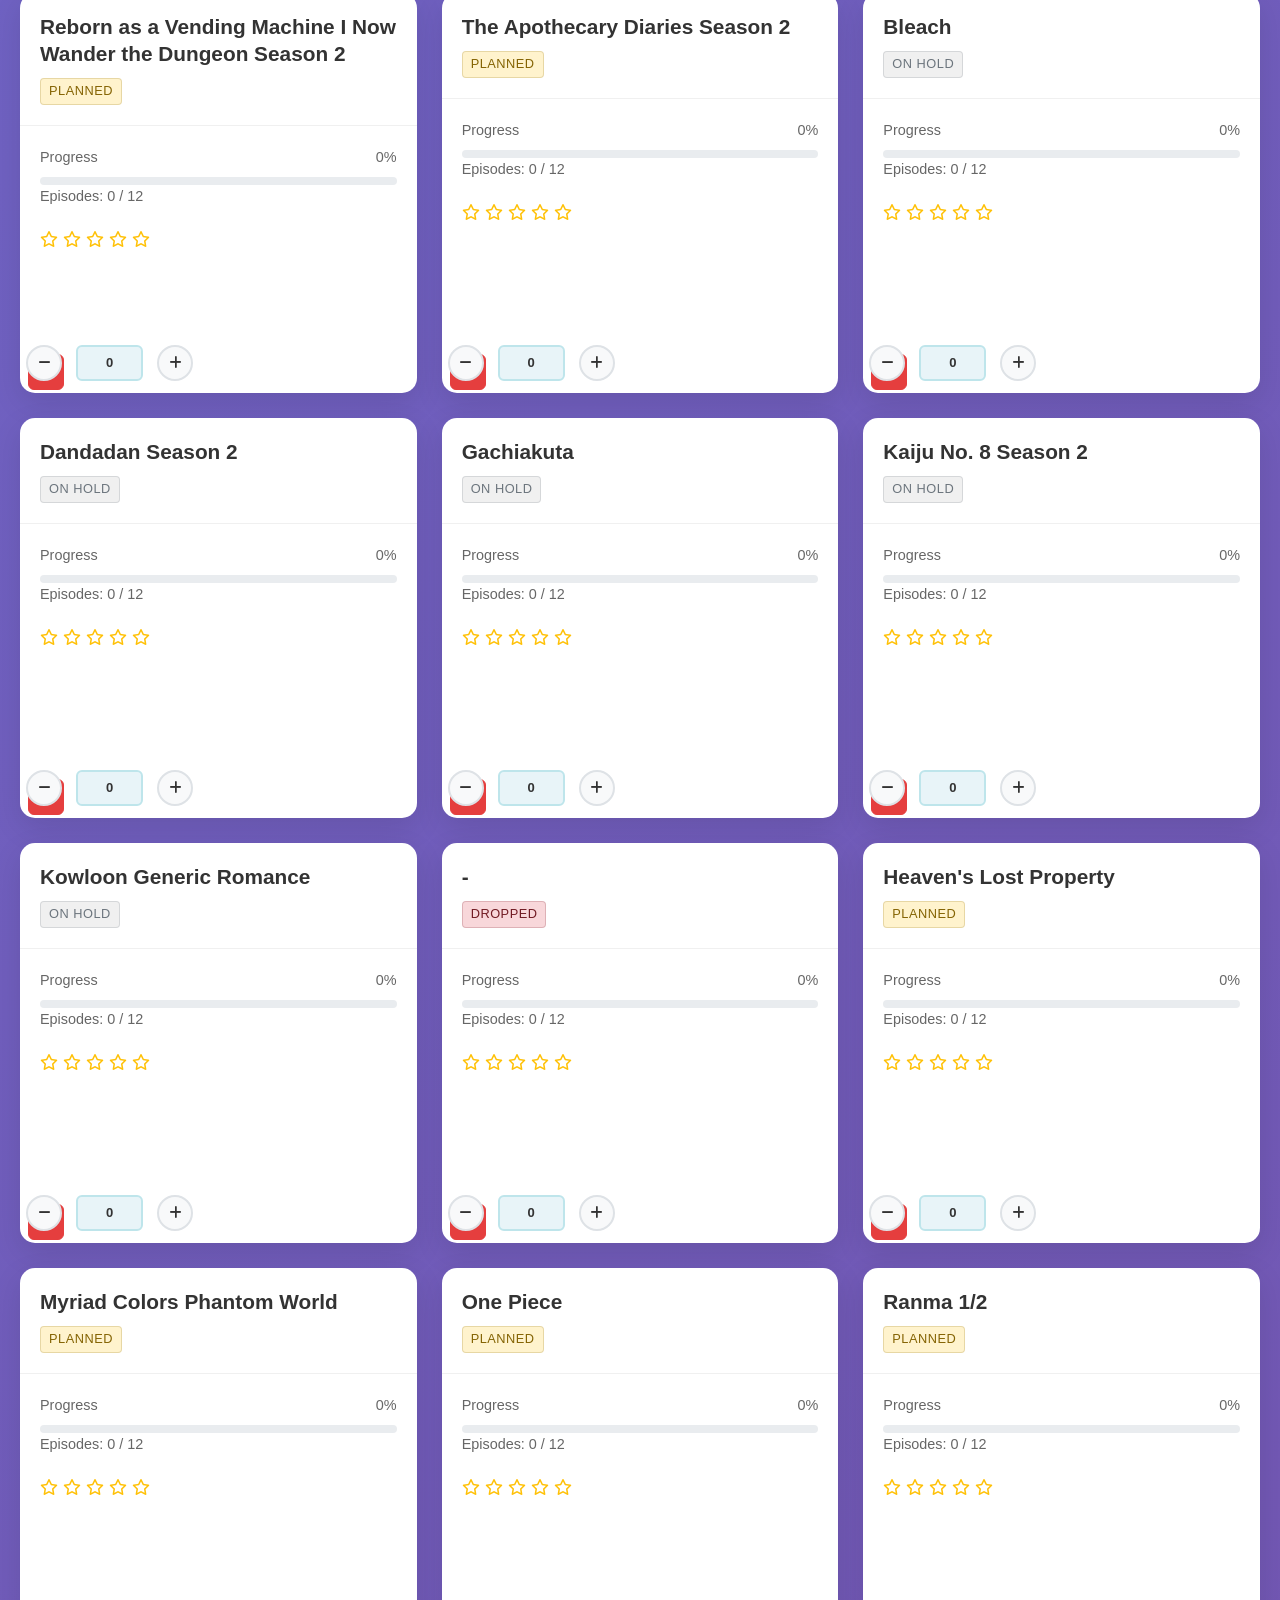
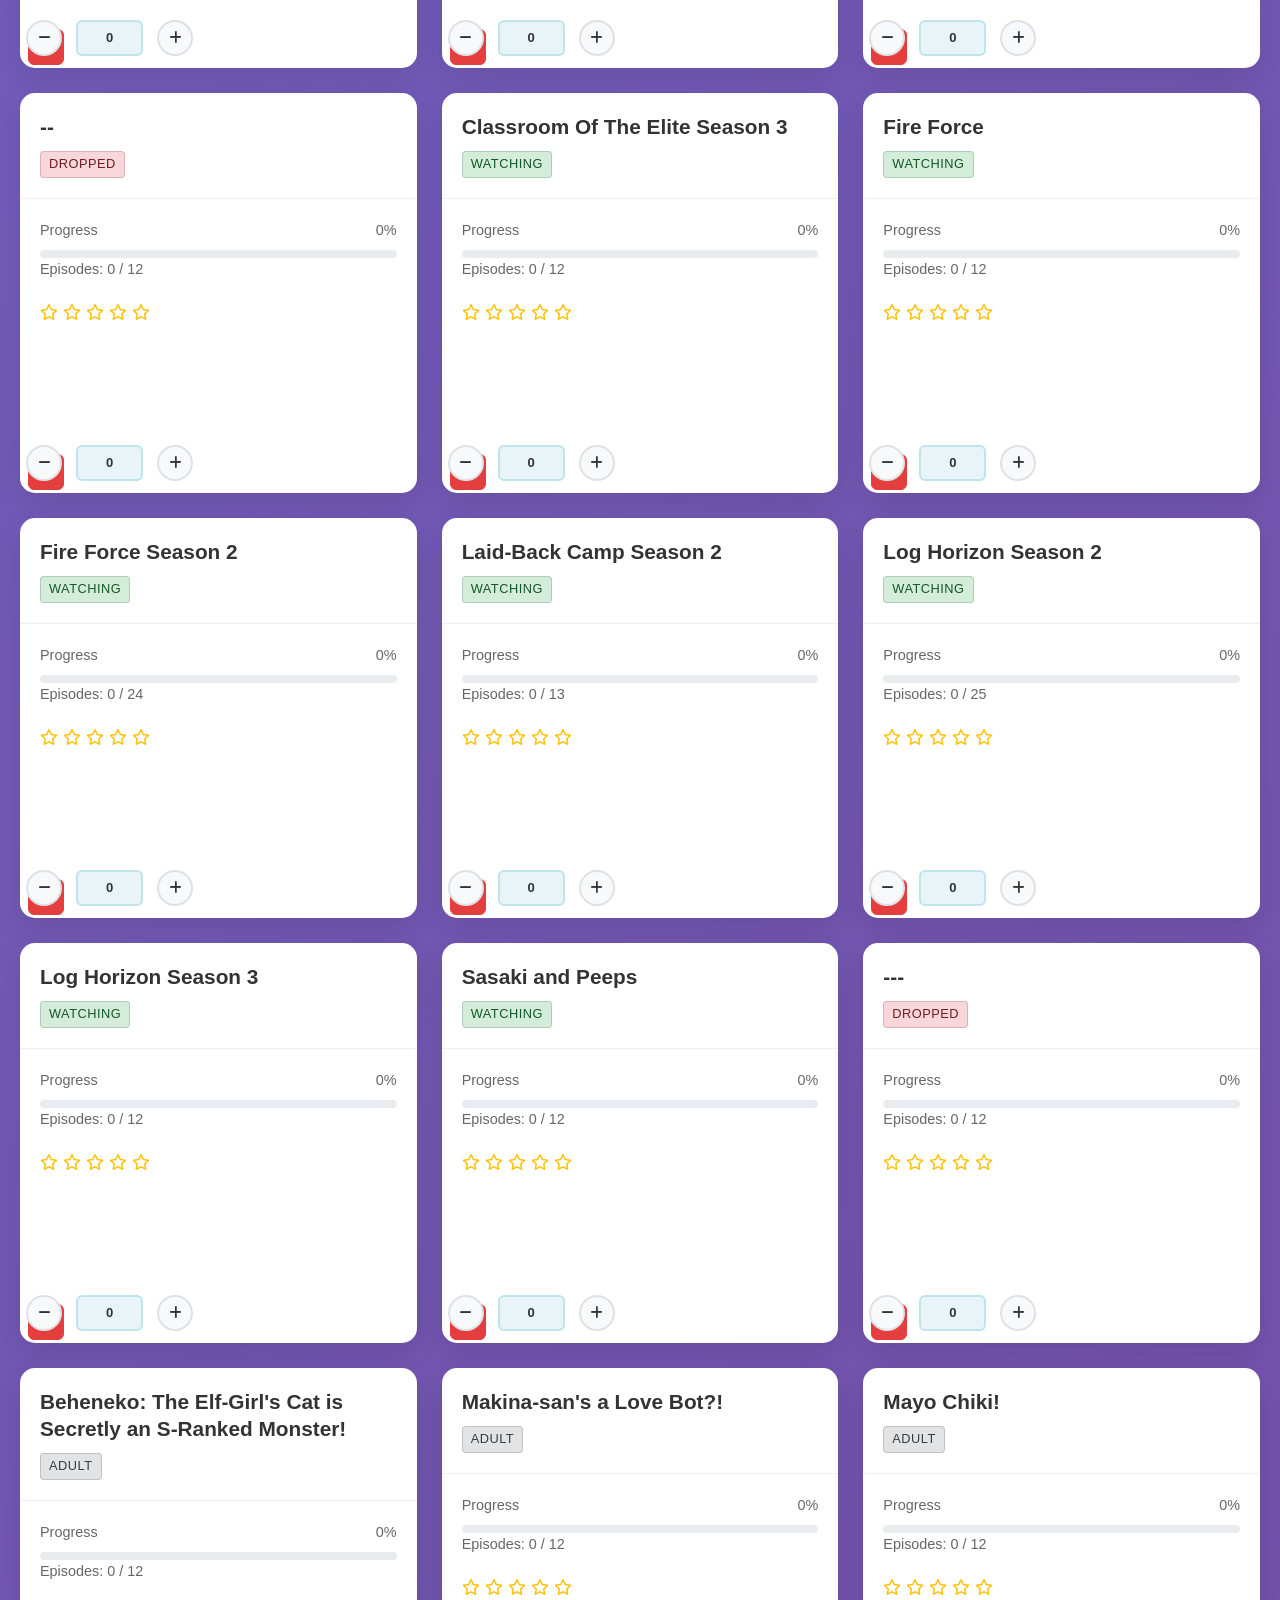
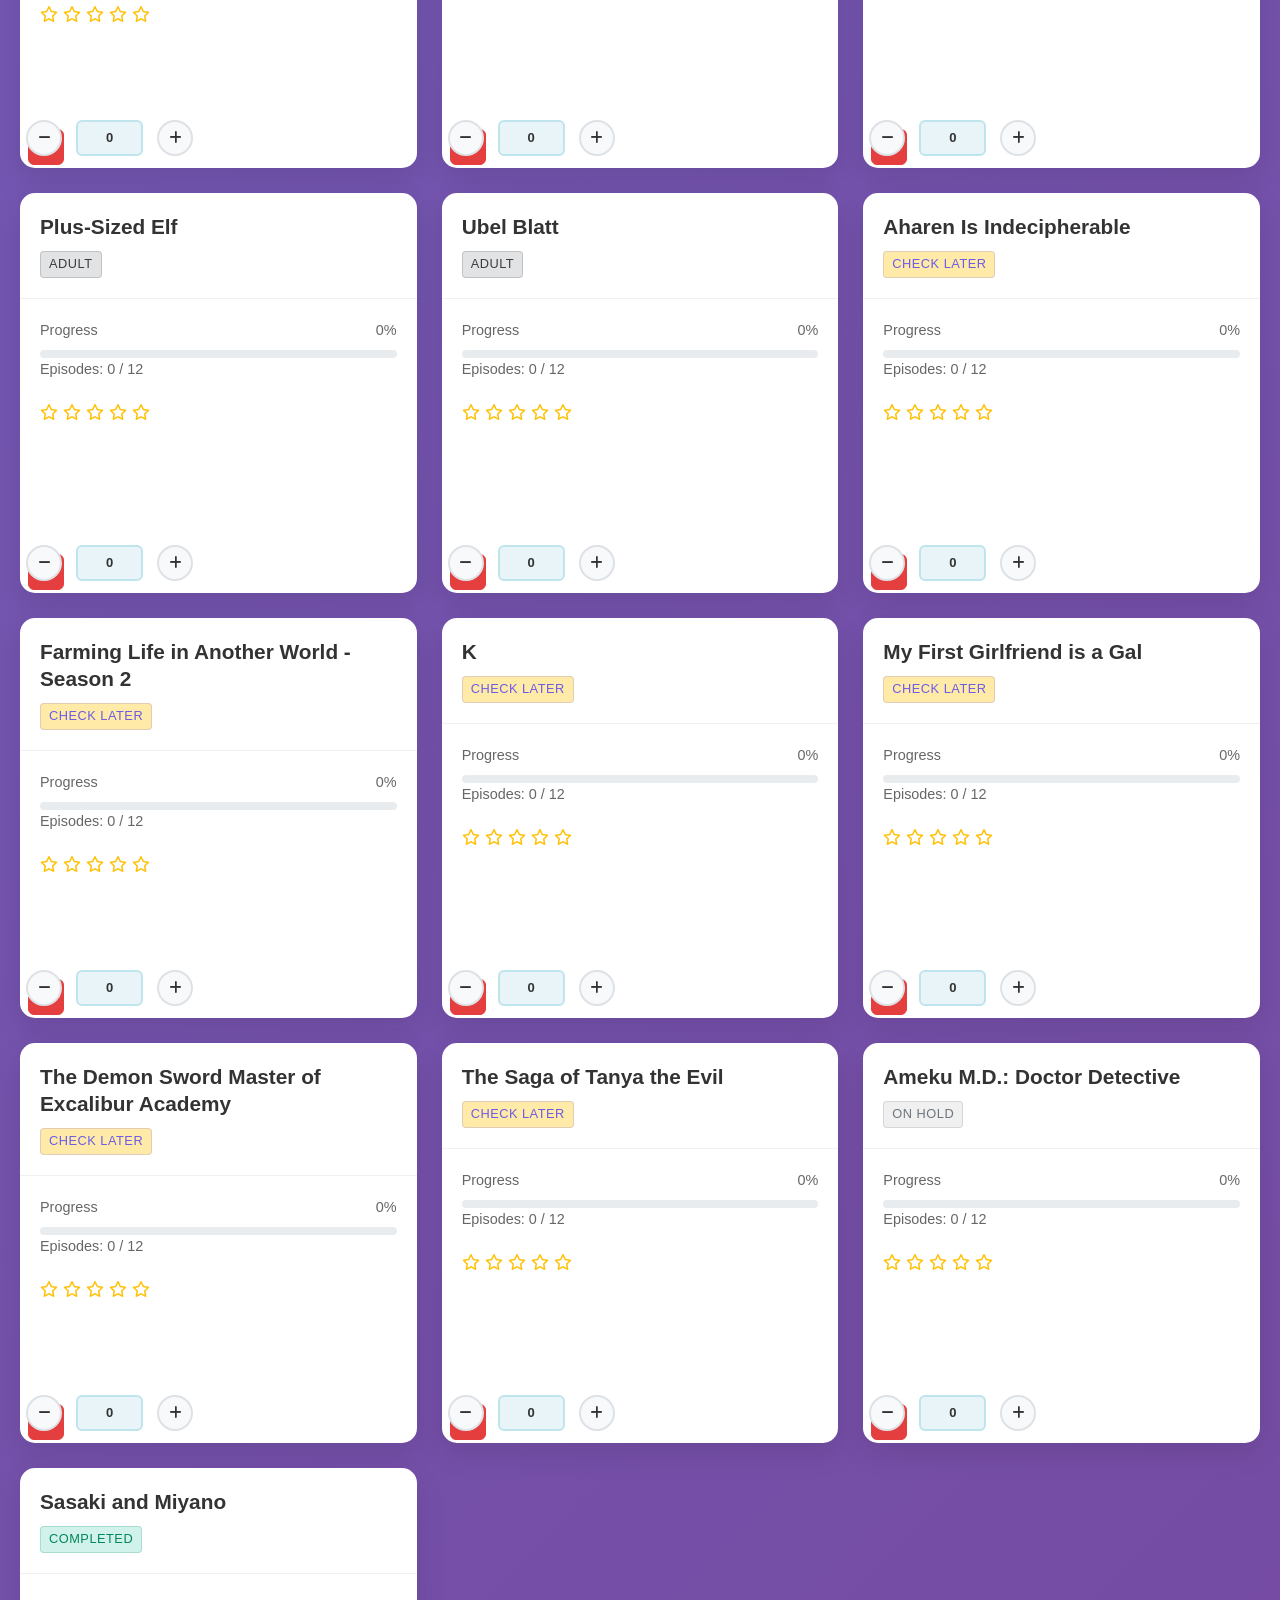
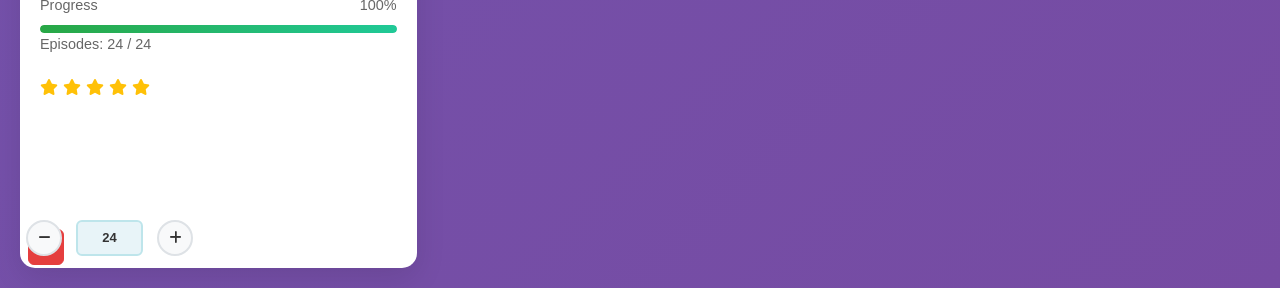
<file: index_with_protection_backup.html>
<!DOCTYPE html>
<html lang="en">
<head>
    <meta charset="UTF-8">
    <meta name="viewport" content="width=device-width, initial-scale=1.0">
    <meta http-equiv="Content-Security-Policy" content="script-src 'self' 'unsafe-inline' https://cdnjs.cloudflare.com; object-src 'none'; base-uri 'self';">
    <title>RNS Show Watch List</title>
    <link rel="icon" href="data:image/svg+xml,<svg xmlns='http://www.w3.org/2000/svg' viewBox='0 0 16 16'><rect width='14' height='10' x='1' y='3' fill='%234a90e2' stroke='%23333' stroke-width='0.5' rx='1'/><circle cx='12' cy='6' r='0.8' fill='%23fff'/><circle cx='12' cy='8' r='0.8' fill='%23fff'/><rect width='8' height='6' x='2' y='4' fill='%23000'/></svg>" type="image/svg+xml">
    
    <!-- 🛡️ NUCLEAR EXTENSION PROTECTION - Complete chrome object neutralization -->
    <script>
        (function() {
            'use strict';
            console.log('� NUCLEAR PROTECTION: Complete chrome object neutralization');
            
            // LEVEL 1: Global promise rejection handler (most aggressive)
            window.addEventListener('unhandledrejection', function(event) {
                const errorMsg = (event.reason && event.reason.message) ? event.reason.message : String(event.reason);
                if (errorMsg.includes('Could not establish connection') ||
                    errorMsg.includes('Receiving end does not exist') ||
                    errorMsg.includes('Extension context invalidated') ||
                    errorMsg.includes('chrome-extension://') ||
                    errorMsg.includes('moz-extension://') ||
                    errorMsg.includes('chrome.runtime') ||
                    errorMsg.includes('sendMessage') ||
                    errorMsg.includes('connect')) {
                    console.warn('🛡️ NUCLEAR BLOCK:', errorMsg);
                    event.preventDefault();
                    event.stopPropagation();
                    event.stopImmediatePropagation();
                    return false;
                }
            });
            
            // LEVEL 2: Completely replace chrome object before extensions load
            if (typeof chrome !== 'undefined') {
                console.log('🛡️ Replacing existing chrome object...');
            }
            
            // Create safe mock chrome object
            const safeChromeObject = {
                runtime: {
                    sendMessage: function() {
                        console.warn('🛡️ Extension sendMessage blocked - returning resolved promise');
                        return Promise.resolve({});
                    },
                    connect: function() {
                        console.warn('🛡️ Extension connect blocked - returning mock port');
                        return {
                            postMessage: function() { console.warn('🛡️ Port postMessage blocked'); },
                            onMessage: { addListener: function() { console.warn('🛡️ Port onMessage blocked'); } },
                            onDisconnect: { addListener: function() { console.warn('🛡️ Port onDisconnect blocked'); } },
                            disconnect: function() { console.warn('🛡️ Port disconnect blocked'); }
                        };
                    },
                    onMessage: { addListener: function() { console.warn('🛡️ Runtime onMessage blocked'); } },
                    onConnect: { addListener: function() { console.warn('🛡️ Runtime onConnect blocked'); } },
                    id: undefined // Explicitly undefined to signal no extension
                }
            };
            
            // LEVEL 3: Override chrome with non-configurable property
            try {
                Object.defineProperty(window, 'chrome', {
                    value: safeChromeObject,
                    writable: false,
                    configurable: false,
                    enumerable: true
                });
                console.log('✅ Chrome object permanently replaced with safe version');
            } catch(e) {
                console.warn('⚠️ Could not override chrome object:', e.message);
                // Fallback: direct assignment
                window.chrome = safeChromeObject;
                console.log('✅ Chrome object replaced via direct assignment');
            }
            
            // LEVEL 4: Block any attempts to restore chrome
            const observer = new MutationObserver(function() {
                if (window.chrome !== safeChromeObject) {
                    console.warn('🛡️ Chrome object restoration attempt blocked');
                    window.chrome = safeChromeObject;
                }
            });
            
            // Start monitoring immediately
            if (document.body) {
                observer.observe(document.body, { childList: true, subtree: true });
            } else {
                document.addEventListener('DOMContentLoaded', function() {
                    observer.observe(document.body, { childList: true, subtree: true });
                });
            }
            
            console.log('� NUCLEAR PROTECTION COMPLETE - Extensions neutralized');
        })();
    </script>
    
    <link rel="stylesheet" href="styles.css">
    <link href="https://cdnjs.cloudflare.com/ajax/libs/font-awesome/6.0.0/css/all.min.css" rel="stylesheet">
</head>
<body>
    <!-- 🛡️ BODY-LEVEL PROTECTION: Immediate script execution -->
    <script>
        console.log('🛡️ Body-level protection initializing...');
        
        // Override any remaining console.error calls from extensions
        const originalConsoleError = console.error;
        console.error = function(...args) {
            const errorMessage = args.join(' ');
            if (errorMessage.includes('Could not establish connection') ||
                errorMessage.includes('Receiving end does not exist') ||
                errorMessage.includes('Extension context invalidated') ||
                errorMessage.includes('chrome-extension://') ||
                errorMessage.includes('sendMessage') ||
                errorMessage.includes('chrome.runtime')) {
                console.warn('🛡️ INTERCEPTED console.error:', errorMessage);
                return; // Block the error completely
            }
            originalConsoleError.apply(console, args); // Allow other errors
        };
        
        // Ensure chrome object remains safe
        if (typeof window.chrome === 'undefined' || !window.chrome.runtime || !window.chrome.runtime.sendMessage) {
            console.warn('🛡️ Chrome object missing or incomplete, recreating...');
            window.chrome = {
                runtime: {
                    sendMessage: () => Promise.resolve({}),
                    connect: () => ({
                        postMessage: () => {},
                        onMessage: { addListener: () => {} },
                        onDisconnect: { addListener: () => {} },
                        disconnect: () => {}
                    })
                }
            };
        }
        
        console.log('✅ Body-level protection complete');
    </script>
    
    <div class="container">
        <!-- Header -->
        <header class="header">
            <h1><i class="fas fa-tv"></i> RNS Show Watch List</h1>
            <p class="subtitle">Track your anime and shows with ease</p>
        </header>

        <!-- Controls -->
        <div class="controls">
            <!-- Search -->
            <div class="search-container">
                <i class="fas fa-search"></i>
                <input type="text" id="searchInput" name="searchInput" placeholder="Search shows... (try: rating:5, status:watching, progress:>50)" class="search-input">
                <div class="search-help" style="display: none;">
                    <div class="search-tip">💡 Search tips:</div>
                    <div>• <code>rating:5</code> - Shows with 5 stars</div>
                    <div>• <code>status:watching</code> - Shows being watched</div>
                    <div>• <code>progress:>80</code> - Shows over 80% complete</div>
                    <div>• Regular text search works too!</div>
                </div>
            </div>

            <!-- Filters -->
            <div class="filters">
                <select id="statusFilter" name="statusFilter" class="filter-select">
                    <option value="">All Status</option>
                    <option value="Watching">Watching</option>
                    <option value="Completed">Completed</option>
                    <option value="Planned">Planned</option>
                    <option value="On Hold">On Hold</option>
                    <option value="Dropped">Dropped</option>
                    <option value="Adult">Adult</option>
                    <option value="Check Later">Check Later</option>
                </select>

                <select id="sortBy" name="sortBy" class="filter-select">
                    <option value="name">Sort by Name</option>
                    <option value="progress">Sort by Progress</option>
                    <option value="rating">Sort by Rating</option>
                    <option value="status">Sort by Status</option>
                </select>

                <button id="toggleView" class="btn btn-secondary">
                    <i class="fas fa-th"></i> Grid View
                </button>
            </div>

            <!-- Export -->
            <div class="export-buttons">
                <button id="exportJson" class="btn btn-primary">
                    <i class="fas fa-download"></i> Export JSON
                </button>
                <button id="exportCsv" class="btn btn-primary">
                    <i class="fas fa-file-csv"></i> Export CSV
                </button>
            </div>
        </div>

        <!-- Enhanced Statistics Dashboard -->
        <div class="stats">
            <div class="stat-card">
                <div class="stat-icon"><i class="fas fa-tv"></i></div>
                <div class="stat-number" id="totalShows">0</div>
                <div class="stat-label">Total Shows</div>
            </div>
            <div class="stat-card">
                <div class="stat-icon"><i class="fas fa-play"></i></div>
                <div class="stat-number" id="watchingShows">0</div>
                <div class="stat-label">Watching</div>
            </div>
            <div class="stat-card">
                <div class="stat-icon"><i class="fas fa-check"></i></div>
                <div class="stat-number" id="completedShows">0</div>
                <div class="stat-label">Completed</div>
            </div>
            <div class="stat-card">
                <div class="stat-icon"><i class="fas fa-chart-line"></i></div>
                <div class="stat-number" id="averageProgress">0%</div>
                <div class="stat-label">Avg Progress</div>
            </div>
            <div class="stat-card">
                <div class="stat-icon"><i class="fas fa-star"></i></div>
                <div class="stat-number" id="averageRating">0.0</div>
                <div class="stat-label">Avg Rating</div>
            </div>
            <div class="stat-card">
                <div class="stat-icon"><i class="fas fa-clock"></i></div>
                <div class="stat-number" id="totalHours">0h</div>
                <div class="stat-label">Watch Time</div>
            </div>
        </div>
        
        <!-- Quick Insights -->
        <div class="insights-section" id="insights">
            <h3><i class="fas fa-lightbulb"></i> Quick Insights</h3>
            <div id="insights-content" class="insights-grid">
                <!-- Populated by JavaScript -->
            </div>
        </div>

        <!-- Show List -->
        <div class="show-list" id="showList">
            <!-- Shows will be dynamically populated here -->
        </div>

        <!-- Add Show Modal -->
        <div id="addShowModal" class="modal">
            <div class="modal-content">
                <div class="modal-header">
                    <h2>Add New Show</h2>
                    <span class="close">&times;</span>
                </div>
                <div class="modal-body">
                    <form id="addShowForm">
                        <div class="form-group">
                            <label for="showName">Show Name</label>
                            <input type="text" id="showName" name="showName" required>
                        </div>
                        <div class="form-group">
                            <label for="showStatus">Status</label>
                            <select id="showStatus" name="showStatus">
                                <option value="Planned">Planned</option>
                                <option value="Watching">Watching</option>
                                <option value="Completed">Completed</option>
                                <option value="On Hold">On Hold</option>
                            </select>
                        </div>
                        <div class="form-group">
                            <label for="showEpisodes">Total Episodes</label>
                            <input type="number" id="showEpisodes" name="showEpisodes" min="0">
                        </div>
                        <div class="form-group">
                            <label for="showWatched">Watched Episodes</label>
                            <input type="number" id="showWatched" name="showWatched" min="0" value="0">
                        </div>
                        <div class="form-group">
                            <div class="form-label">Rating</div>
                            <input type="hidden" id="showRating" name="showRating" value="0">
                            <div class="star-rating" id="newShowRating">
                                <i class="far fa-star" data-rating="1"></i>
                                <i class="far fa-star" data-rating="2"></i>
                                <i class="far fa-star" data-rating="3"></i>
                                <i class="far fa-star" data-rating="4"></i>
                                <i class="far fa-star" data-rating="5"></i>
                            </div>
                        </div>
                        <div class="form-actions">
                            <button type="submit" class="btn btn-primary">Add Show</button>
                            <button type="button" class="btn btn-secondary" onclick="closeModal()">Cancel</button>
                        </div>
                    </form>
                </div>
            </div>
        </div>

        <!-- Floating Add Button -->
        <button id="addShowBtn" class="floating-btn">
            <i class="fas fa-plus"></i>
        </button>
    </div>

    <script src="script.js"></script>
</body>
</html>
</file>
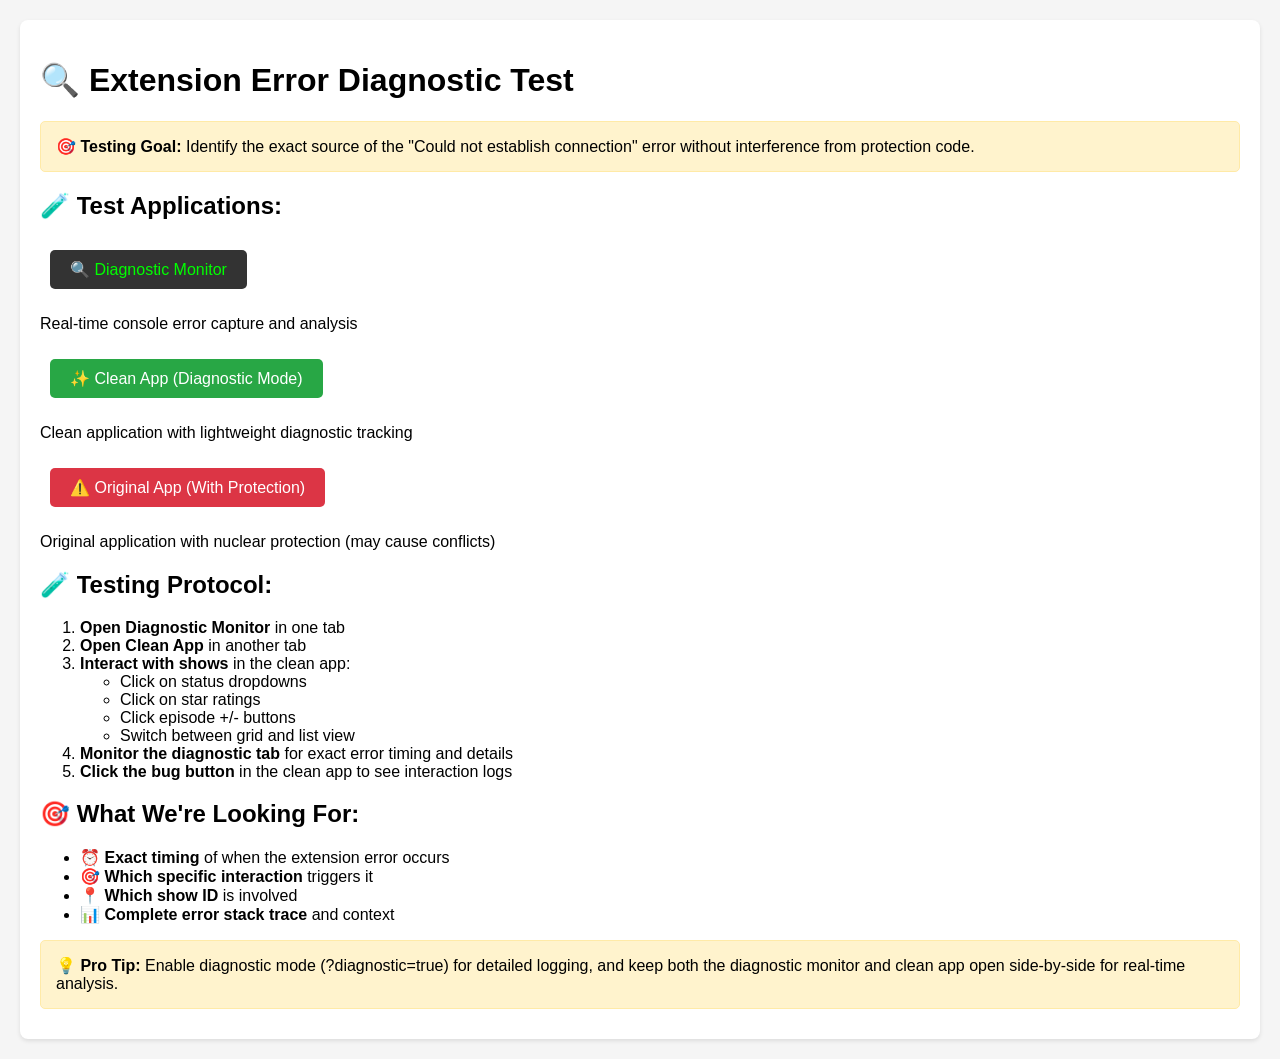
<file: test.html>
<!DOCTYPE html>
<html lang="en">
<head>
    <meta charset="UTF-8">
    <meta name="viewport" content="width=device-width, initial-scale=1.0">
    <title>🔍 Clean Test - Extension Error Diagnostic</title>
    <style>
        body { font-family: Arial, sans-serif; margin: 20px; background: #f5f5f5; }
        .test-container { background: white; padding: 20px; border-radius: 8px; box-shadow: 0 2px 4px rgba(0,0,0,0.1); }
        .link-button { 
            display: inline-block; 
            padding: 10px 20px; 
            margin: 10px; 
            background: #007bff; 
            color: white; 
            text-decoration: none; 
            border-radius: 5px; 
            border: none;
            cursor: pointer;
        }
        .link-button:hover { background: #0056b3; }
        .diagnostic { background: #333; color: #00ff00; }
        .clean { background: #28a745; }
        .original { background: #dc3545; }
        .note { background: #fff3cd; padding: 15px; border-radius: 5px; margin: 10px 0; border: 1px solid #ffeaa7; }
    </style>
</head>
<body>
    <div class="test-container">
        <h1>🔍 Extension Error Diagnostic Test</h1>
        
        <div class="note">
            <strong>🎯 Testing Goal:</strong> Identify the exact source of the "Could not establish connection" error without interference from protection code.
        </div>
        
        <h2>🧪 Test Applications:</h2>
        
        <a href="/diagnostic.html" class="link-button diagnostic" target="_blank">
            🔍 Diagnostic Monitor
        </a>
        <p>Real-time console error capture and analysis</p>
        
        <a href="/index_clean.html?diagnostic=true" class="link-button clean" target="_blank">
            ✨ Clean App (Diagnostic Mode)
        </a>
        <p>Clean application with lightweight diagnostic tracking</p>
        
        <a href="/index.html" class="link-button original" target="_blank">
            ⚠️ Original App (With Protection)
        </a>
        <p>Original application with nuclear protection (may cause conflicts)</p>
        
        <h2>🧪 Testing Protocol:</h2>
        <ol>
            <li><strong>Open Diagnostic Monitor</strong> in one tab</li>
            <li><strong>Open Clean App</strong> in another tab</li>
            <li><strong>Interact with shows</strong> in the clean app:
                <ul>
                    <li>Click on status dropdowns</li>
                    <li>Click on star ratings</li>
                    <li>Click episode +/- buttons</li>
                    <li>Switch between grid and list view</li>
                </ul>
            </li>
            <li><strong>Monitor the diagnostic tab</strong> for exact error timing and details</li>
            <li><strong>Click the bug button</strong> in the clean app to see interaction logs</li>
        </ol>
        
        <h2>🎯 What We're Looking For:</h2>
        <ul>
            <li>⏰ <strong>Exact timing</strong> of when the extension error occurs</li>
            <li>🎯 <strong>Which specific interaction</strong> triggers it</li>
            <li>📍 <strong>Which show ID</strong> is involved</li>
            <li>📊 <strong>Complete error stack trace</strong> and context</li>
        </ul>
        
        <div class="note">
            <strong>💡 Pro Tip:</strong> Enable diagnostic mode (?diagnostic=true) for detailed logging, and keep both the diagnostic monitor and clean app open side-by-side for real-time analysis.
        </div>
    </div>
    
    <script>
        console.log('🧪 Test page loaded - ready for extension error diagnosis');
        console.log('🎯 Goal: Identify root cause without protection interference');
        
        // Simple error tracking for this test page
        window.addEventListener('unhandledrejection', function(event) {
            console.log('🔍 TEST PAGE - Unhandled rejection:', event.reason);
        });
        
        window.addEventListener('error', function(event) {
            console.log('🔍 TEST PAGE - Error:', event.message);
        });
    </script>
</body>
</html>
</file>
<file: styles.css>
.absolute-actions-row {
    position: absolute;
    left: 0;
    right: 0;
    bottom: 0;
    width: 100%;
    display: flex;
    flex-direction: row;
    align-items: flex-end;
    justify-content: flex-start;
    pointer-events: auto;
    z-index: 2;
    padding-bottom: 12px;
}
.absolute-delete {
    position: absolute;
    left: 16px;
    bottom: 15px;
    z-index: 3;
}
.bottom-flex-controls {
    display: flex;
    flex-direction: row;
    align-items: flex-end;
    justify-content: flex-start;
    margin-left: 90px;
    width: calc(100% - 110px);
    gap: 16px;
}
.bottom-flex-controls .watch-episode-btn,
.bottom-flex-controls .watch-episode-placeholder {
    margin-left: 0;
    flex-shrink: 0;
}
/* DISABLED - conflicts with nuclear reset */
/*
@media (max-width: 600px) {
    .absolute-actions-row {
        position: absolute;
        left: 0px;
        right: 0px;
        bottom: 8px;
        margin-bottom: 0;
        padding: 0;
        display: flex;
        align-items: center;
        justify-content: space-between;
        width: 100%;
        z-index: 2;
    }
*/
    .absolute-delete {
        position: absolute;
        left: 8px;
        bottom: 0;
        margin: 0;
        min-width: 36px !important;
        width: 36px !important;
        height: 36px !important;
        padding: 6px !important;
        font-size: 14px !important;
    }
    .absolute-delete.delete-show-btn {
        min-width: 36px !important;
        width: 36px !important;
        height: 36px !important;
        padding: 6px !important;
        font-size: 14px !important;
        border-radius: 6px !important;
    }
    /* NUCLEAR OPTION - Complete mobile delete button override */
    @media (max-width: 600px) {
        .absolute-delete.btn.btn-danger.delete-show-btn.compact-btn {
            /* Reset all inherited properties */
            all: unset !important;
            /* Set only what we need */
            position: absolute !important;
            left: 8px !important;
            bottom: 3px !important;
            width: 36px !important;
            height: 36px !important;
            background: #e53e3e !important;
            border: 1px solid #e53e3e !important;
            border-radius: 6px !important;
            color: white !important;
            display: flex !important;
            align-items: center !important;
            justify-content: center !important;
            cursor: pointer !important;
            font-size: 14px !important;
            box-sizing: border-box !important;
        }
        .absolute-delete.btn.btn-danger.delete-show-btn.compact-btn i {
            width: auto !important;
            height: auto !important;
            line-height: 1 !important;
            font-size: 14px !important;
        }
    }
    .bottom-flex-controls {
        margin-left: 60px;
        width: calc(100% - 70px);
        gap: 16px;
        display: flex;
        align-items: center;
        justify-content: space-between;
        flex: 1;
    }
    .compact-btn {
        padding: 6px 10px !important;
        font-size: 14px !important;
        min-width: 36px !important;
        width: 36px !important;
        height: 36px !important;
        border-radius: 6px !important;
        display: flex;
        align-items: center;
        justify-content: center;
    }
    .episode-controls.compact-controls {
        min-width: 67px;
        width: 67px;
        max-width: 67px;
        height: 36px;
        display: flex;
        align-items: center;
        justify-content: center;
        gap: 6px;
        flex-shrink: 0;
    }
    .episode-controls.compact-controls .compact-btn {
        min-width: 36px !important;
        height: 36px !important;
        padding: 6px 10px !important;
        font-size: 14px !important;
    }
    .watch-episode-btn.compact-btn, .watch-episode-placeholder.compact-btn {
        min-width: 80px !important;
        height: 36px !important;
        font-size: 14px !important;
        padding: 6px 12px !important;
    }
    .compact-count {
        min-width: 32px !important;
        font-size: 14px !important;
        height: 36px !important;
        display: flex;
        align-items: center;
        justify-content: center;
    }
.flex-actions-row, .left-actions-flex, .right-actions-flex, .episode-controls {
    height: 40px;
    display: flex;
    align-items: center;
}
/* Mobile-only compact styles */
@media (max-width: 600px) {
    .compact-btn, .compact-controls, .compact-count, .watch-episode-btn {
        height: 40px !important;
        line-height: 40px !important;
        align-items: center !important;
        vertical-align: middle !important;
    }
}
.flex-spacer {
    flex: 1 1 auto;
    min-width: 0;
}
.flex-actions-row {
    display: flex;
    flex-direction: row;
    align-items: center;
    justify-content: space-between;
    width: 100%;
    margin-top: auto;
    padding-top: 15px;
    flex-wrap: nowrap;
    min-width: 0;
}
.left-actions-flex, .right-actions-flex, .episode-controls {
    align-self: center;
}
/* Mobile-only compact styles */
@media (max-width: 600px) {
    .compact-btn, .compact-controls, .compact-count {
        margin-top: 0 !important;
        margin-bottom: 0 !important;
        padding-top: 0 !important;
        padding-bottom: 0 !important;
    }
}
.left-actions-flex, .right-actions-flex {
    align-self: flex-end;
}
.left-actions-flex, .right-actions-flex {
        display: flex;
        flex-direction: row;
        align-items: center;
        min-width: 0;
        flex-shrink: 1;
}
.left-actions-flex {
        gap: 8px;
}
.right-actions-flex {
        justify-content: flex-end;
        min-width: 80px;
}
/* Mobile-only compact styles */
@media (max-width: 600px) {
    .compact-btn {
        padding: 6px 10px !important;
        font-size: 13px !important;
        min-width: 36px !important;
        width: 36px !important;
        height: 36px !important;
        border-radius: 6px !important;
        touch-action: manipulation;
    }
}
/* Mobile-only compact styles */
@media (max-width: 600px) {
    .episode-controls.compact-controls {
        min-width: 67px;
        width: 67px;
        max-width: 67px;
        height: 36px;
        display: flex;
        align-items: center;
        position: relative;
        bottom: 0;
        flex-shrink: 0;
    }
    .watch-episode-btn.compact-btn, .watch-episode-placeholder.compact-btn {
        min-width: 36px;
        width: 130%;
        height: 36px;
    }
}
/* DISABLED - second conflicting mobile rule */
/*
@media (max-width: 600px) {
                .absolute-actions-row {
                    position: absolute;
                    left: 0;
                    right: 0;
                    bottom: 12px;
                    padding-bottom: 0;
                    display: flex;
                    align-items: center;
                    justify-content: space-between;
                    width: 100%;
                    z-index: 2;
                }
            .absolute-delete {
                left: 4px;
                bottom: 6px;
            }
            .bottom-flex-controls {
                margin-left: 50px;
                width: calc(100% - 60px);
                gap: 16px;
            }
            .compact-btn {
                padding: 3px 5px !important;
                font-size: 10px !important;
                min-width: 18px !important;
                height: 22px !important;
                border-radius: 3px !important;
            }
            .episode-controls.compact-controls {
                min-width: 23.4px;
                width: 130%;
                height: 22px;
                display: flex;
                align-items: center;
                position: relative;
                bottom: 0;
            }
            .watch-episode-btn.compact-btn, .watch-episode-placeholder.compact-btn {
                min-width: 23.4px;
                width: 130%;
                height: 22px;
            }
            .compact-count {
                min-width: 14px !important;
                font-size: 10px !important;
            }
}
*/
/* Mobile-only compact styles */
@media (max-width: 600px) {
    .compact-controls {
            gap: 6px !important;
    }
    .compact-count {
            min-width: 28px !important;
            font-size: 14px !important;
    }
    .watch-episode-placeholder.compact-btn {
            display: inline-block;
            min-width: 80px;
            height: 32px;
    }
}
@media (max-width: 600px) {
    .flex-actions-row {
        flex-direction: row;
        flex-wrap: nowrap;
        gap: 2px;
        padding-top: 8px;
        min-width: 0;
    }
    .left-actions-flex, .right-actions-flex {
        min-width: 0;
        flex-shrink: 1;
    }
    .compact-btn {
        padding: 4px 6px !important;
        font-size: 11px !important;
        min-width: 20px !important;
        height: 36px !important;
        border-radius: 4px !important;
    }
    .compact-controls {
        gap: 2px !important;
    }
    .compact-count {
        min-width: 18px !important;
        font-size: 11px !important;
    }
    .watch-episode-placeholder.compact-btn {
        min-width: 50px;
        height: 36px;
    }
    .btn-secondary.watch-episode-btn.compact-btn {
        font-size: 11px !important;
        padding: 4px 6px !important;
        min-width: 36px !important;
        width: 36px !important;
        height: 36px !important;
    }
}
@media (max-width: 600px) {
    .flex-actions-row {
        flex-direction: row;
        flex-wrap: nowrap;
        gap: 4px;
        padding-top: 8px;
        overflow-x: auto;
        min-width: 0;
    }
    .left-actions-flex, .right-actions-flex {
        min-width: 0;
    }
    .compact-btn {
        padding: 4px 6px !important;
        font-size: 11px !important;
        min-width: 20px !important;
        height: 36px !important;
        border-radius: 4px !important;
    }
    .compact-controls {
        gap: 2px !important;
    }
    .compact-count {
        min-width: 18px !important;
        font-size: 11px !important;
    }
    .watch-episode-placeholder.compact-btn {
        min-width: 60px;
        height: 36px;
    }
    .btn-secondary.watch-episode-btn.compact-btn {
        font-size: 11px !important;
        padding: 4px 6px !important;
        min-width: 36px !important;
        width: 36px !important;
        height: 36px !important;
    }
}
@media (max-width: 600px) {
    .flex-actions-row {
        flex-direction: row;
        flex-wrap: nowrap;
        gap: 4px;
        padding-top: 8px;
    }
    .left-actions-flex {
        gap: 4px;
    }
    .right-actions-flex {
        min-width: 90px;
    }
    .compact-btn {
        padding: 4px 8px !important;
        font-size: 12px !important;
        min-width: 24px !important;
        height: 28px !important;
        border-radius: 5px !important;
    }
    .compact-controls {
        gap: 4px !important;
    }
    .compact-count {
        min-width: 24px !important;
        font-size: 12px !important;
    }
    .watch-episode-placeholder.compact-btn {
        min-width: 80px;
        height: 28px;
    }
    .btn-secondary.watch-episode-btn.compact-btn {
        font-size: 12px !important;
        padding: 4px 8px !important;
        min-width: 36px !important;
        width: 36px !important;
        height: 36px !important;
    }
}
.flex-actions-row {
    display: flex;
    flex-direction: row;
    align-items: center;
    justify-content: space-between;
    width: 100%;
    margin-top: auto;
    padding-top: 15px;
}
.left-actions-flex {
    display: flex;
    flex-direction: row;
    align-items: center;
    gap: 8px;
}
.right-actions-flex {
    display: flex;
    align-items: center;
    justify-content: flex-end;
    min-width: 140px;
}
/* Mobile-only compact styles */
@media (max-width: 600px) {
    .compact-btn {
        padding: 6px 12px !important;
        font-size: 13px !important;
        min-width: 32px !important;
        height: 32px !important;
        border-radius: 6px !important;
    }
    .compact-controls {
        gap: 6px !important;
    }
    .compact-count {
        min-width: 32px !important;
        font-size: 14px !important;
    }
    .watch-episode-placeholder.compact-btn {
        display: inline-block;
        min-width: 120px;
        height: 32px;
    }
}
.grid-actions-row {
    display: grid;
    grid-template-columns: 1fr 1fr 1fr;
    align-items: end;
    width: 100%;
    margin-top: auto;
    padding-top: 15px;
    gap: 0;
}
.actions-col {
    display: flex;
    align-items: center;
    justify-content: center;
}
.actions-left {
    justify-content: flex-start;
}
.actions-center {
    justify-content: center;
}
.actions-right {
    justify-content: flex-end;
}
.watch-episode-placeholder {
    display: inline-block;
    min-width: 160px;
    height: 44px;
}
.right-actions-group {
    display: flex;
    align-items: center;
    justify-content: flex-end;
    min-width: 180px;
}

.watch-episode-placeholder {
    display: inline-block;
    min-width: 160px;
    height: 44px;
}
.bottom-actions-row {
    display: flex;
    flex-direction: row;
    align-items: center;
    justify-content: space-between;
    width: 100%;
    margin-top: auto;
    padding-top: 15px;
}

.left-actions-group {
    display: flex;
    flex-direction: row;
    align-items: center;
    gap: 16px;
}
/* Reset and Base Styles */
* {
    margin: 0;
    padding: 0;
    box-sizing: border-box;
}

body {
    font-family: 'Segoe UI', Tahoma, Geneva, Verdana, sans-serif;
    background: linear-gradient(135deg, #667eea 0%, #764ba2 100%);
    min-height: 100vh;
    color: #333;
    line-height: 1.6;
    /* Prevent horizontal scroll on mobile */
    overflow-x: hidden;
}

.container {
    max-width: 1400px;
    margin: 0 auto;
    padding: 20px;
    /* Ensure container doesn't overflow */
    width: 100%;
}

/* Header */
.header {
    text-align: center;
    margin-bottom: 30px;
    color: white;
}

.header h1 {
    font-size: 2.5em;
    margin-bottom: 10px;
    text-shadow: 2px 2px 4px rgba(0,0,0,0.3);
}

.header i {
    margin-right: 15px;
}

.subtitle {
    font-size: 1.2em;
    opacity: 0.9;
}

/* Controls */
.controls {
    background: white;
    padding: 20px;
    border-radius: 15px;
    box-shadow: 0 10px 30px rgba(0,0,0,0.1);
    margin-bottom: 30px;
    display: grid;
    grid-template-columns: 1fr auto auto;
    gap: 20px;
    align-items: center;
    /* Prevent overflow */
    width: 100%;
    overflow: hidden;
}

.search-container {
    position: relative;
    /* Ensure it doesn't overflow */
    width: 100%;
    min-width: 0;
}

.search-container i {
    position: absolute;
    left: 15px;
    top: 50%;
    transform: translateY(-50%);
    color: #666;
}

.search-input {
    width: 100%;
    padding: 12px 12px 12px 45px;
    border: 2px solid #e1e5e9;
    border-radius: 25px;
    font-size: 16px;
    transition: all 0.3s ease;
    /* Prevent zoom on iOS and ensure proper sizing */
    min-width: 0;
    max-width: 100%;
}

.search-input:focus {
    outline: none;
    border-color: #667eea;
    box-shadow: 0 0 0 3px rgba(102, 126, 234, 0.1);
}

.filters {
    display: flex;
    gap: 15px;
    align-items: center;
}

.filter-select {
    padding: 10px 15px;
    border: 2px solid #e1e5e9;
    border-radius: 8px;
    font-size: 14px;
    background: white;
    transition: all 0.3s ease;
}

.filter-select:focus {
    outline: none;
    border-color: #667eea;
}

.export-buttons {
    display: flex;
    gap: 10px;
}

/* Buttons */
.btn {
    padding: 10px 20px;
    border: none;
    border-radius: 8px;
    cursor: pointer;
    font-size: 14px;
    font-weight: 600;
    text-decoration: none;
    display: inline-flex;
    align-items: center;
    gap: 8px;
    transition: all 0.3s ease;
}

.btn-primary {
    background: linear-gradient(135deg, #667eea 0%, #764ba2 100%);
    color: white;
}

.btn-primary:hover {
    transform: translateY(-2px);
    box-shadow: 0 5px 15px rgba(102, 126, 234, 0.4);
}

.btn-secondary {
    background: #f8f9fa;
    color: #333;
    border: 2px solid #e1e5e9;
}

.btn-secondary:hover {
    background: #e9ecef;
}

.btn-tertiary {
    background: transparent;
    border: 1px solid #6c757d;
    color: #6c757d;
    font-size: 0.8em;
    padding: 4px 8px;
}

.btn-tertiary:hover {
    background: #6c757d;
    color: white;
}

/* Stats */
/* Enhanced Statistics */
.stats {
    display: grid;
    grid-template-columns: repeat(auto-fit, minmax(200px, 1fr));
    gap: 20px;
    margin-bottom: 30px;
}

.stat-card {
    background: white;
    padding: 20px;
    border-radius: 15px;
    box-shadow: 0 5px 15px rgba(0,0,0,0.1);
    display: flex;
    align-items: center;
    gap: 15px;
    transition: all 0.3s ease;
}

.stat-card:hover {
    transform: translateY(-5px);
    box-shadow: 0 10px 25px rgba(0,0,0,0.15);
}

.stat-icon {
    width: 50px;
    height: 50px;
    background: linear-gradient(135deg, #667eea 0%, #764ba2 100%);
    border-radius: 12px;
    display: flex;
    align-items: center;
    justify-content: center;
    color: white;
    font-size: 1.2em;
}

.stat-number {
    font-size: 2em;
    font-weight: 700;
    color: #333;
    line-height: 1;
}

.stat-label {
    font-size: 0.9em;
    color: #666;
    margin-top: 5px;
}

.stat-label {
    color: #666;
    font-weight: 600;
    text-transform: uppercase;
    font-size: 0.9em;
    letter-spacing: 1px;
}

/* Show List Layout */
.show-list {
    display: grid;
    grid-template-columns: repeat(auto-fill, minmax(350px, 1fr));
    gap: 25px;
    grid-auto-rows: 1fr; /* This makes all grid items the same height */
}

/* List View Layout */
.show-list.list-view {
    display: flex;
    flex-direction: column;
    gap: 8px;
}

.show-list.list-view .show-card {
    display: flex;
    flex-direction: row;
    align-items: center;
    padding: 12px 16px;
    max-width: none;
    border-radius: 8px;
    min-height: 80px;
}

.show-list.list-view .show-header {
    flex: 0 0 200px;
    margin-bottom: 0;
    margin-right: 16px;
}

.show-list.list-view .show-header h3 {
    font-size: 1.1em;
    margin-bottom: 4px;
}

.show-list.list-view .show-body {
    display: flex;
    align-items: center;
    gap: 16px;
    padding: 0;
    flex: 1;
}

.show-list.list-view .show-progress {
    margin: 0;
    flex: 0 0 150px;
}

.show-list.list-view .show-rating {
    flex: 0 0 100px;
}

.show-list.list-view .show-actions {
    flex: 0 0 120px;
    justify-content: flex-end;
}

.show-card {
    background: white;
    border-radius: 15px;
    overflow: visible;
    box-shadow: 0 10px 30px rgba(0,0,0,0.1);
    transition: all 0.3s ease;
    position: relative;
    min-height: 400px; /* Minimal uniform height without disrupting internal layout */
    display: flex;
    flex-direction: column;
}

.show-card:hover {
    transform: translateY(-5px);
    box-shadow: 0 20px 40px rgba(0,0,0,0.15);
}

.show-header {
    padding: 20px;
    border-bottom: 1px solid #f0f0f0;
}

.show-title {
    font-size: 1.3em;
    font-weight: bold;
    margin-bottom: 10px;
    color: #333;
    line-height: 1.3;
}

.show-status {
    display: inline-block;
    padding: 5px 12px;
    border-radius: 20px;
    font-size: 0.8em;
    font-weight: 600;
    text-transform: uppercase;
    letter-spacing: 0.5px;
}

/* Comprehensive Status Styles - Auto-generated and enhanced */
.status-watching {
    background-color: #d4edda;
    color: #155724;
    border: 1px solid #15572433;
    border-radius: 4px;
    padding: 2px 8px;
    font-size: 0.8em;
    font-weight: 500;
    text-transform: uppercase;
    letter-spacing: 0.5px;
}

.status-current {
    background-color: #d1ecf1;
    color: #0c5460;
    border: 1px solid #0c546033;
    border-radius: 4px;
    padding: 2px 8px;
    font-size: 0.8em;
    font-weight: 500;
    text-transform: uppercase;
    letter-spacing: 0.5px;
}

.status-completed {
    background-color: #d1f2eb;
    color: #00875a;
    border: 1px solid #00875a33;
    border-radius: 4px;
    padding: 2px 8px;
    font-size: 0.8em;
    font-weight: 500;
    text-transform: uppercase;
    letter-spacing: 0.5px;
}

.status-planned {
    background-color: #fff3cd;
    color: #856404;
    border: 1px solid #85640433;
    border-radius: 4px;
    padding: 2px 8px;
    font-size: 0.8em;
    font-weight: 500;
    text-transform: uppercase;
    letter-spacing: 0.5px;
}

.status-on-hold {
    background-color: #f0f0f0;
    color: #6c757d;
    border: 1px solid #6c757d33;
    border-radius: 4px;
    padding: 2px 8px;
    font-size: 0.8em;
    font-weight: 500;
    text-transform: uppercase;
    letter-spacing: 0.5px;
}

.status-dropped {
    background-color: #f8d7da;
    color: #721c24;
    border: 1px solid #721c2433;
    border-radius: 4px;
    padding: 2px 8px;
    font-size: 0.8em;
    font-weight: 500;
    text-transform: uppercase;
    letter-spacing: 0.5px;
}

.status-adult {
    background-color: #e2e3e5;
    color: #383d41;
    border: 1px solid #383d4133;
    border-radius: 4px;
    padding: 2px 8px;
    font-size: 0.8em;
    font-weight: 500;
    text-transform: uppercase;
    letter-spacing: 0.5px;
}

.status-check-later {
    background-color: #ffeaa7;
    color: #6c5ce7;
    border: 1px solid #6c5ce733;
    border-radius: 4px;
    padding: 2px 8px;
    font-size: 0.8em;
    font-weight: 500;
    text-transform: uppercase;
    letter-spacing: 0.5px;
}

/* Legacy support */
.status-hold { 
    background-color: #f0f0f0;
    color: #6c757d;
    border: 1px solid #6c757d33;
    border-radius: 4px;
    padding: 2px 8px;
    font-size: 0.8em;
    font-weight: 500;
    text-transform: uppercase;
    letter-spacing: 0.5px;
}

/* Notification System */
.notification {
    position: fixed;
    top: 20px;
    right: 20px;
    max-width: 400px;
    z-index: 10000;
    background: white;
    border-radius: 8px;
    box-shadow: 0 4px 12px rgba(0,0,0,0.15);
    overflow: hidden;
    animation: slideInRight 0.3s ease-out;
}

.notification-content {
    padding: 16px;
    display: flex;
    align-items: center;
    gap: 12px;
}

.notification-success {
    border-left: 4px solid #28a745;
}

.notification-error {
    border-left: 4px solid #dc3545;
}

.notification-info {
    border-left: 4px solid #17a2b8;
}

.notification-success .fas {
    color: #28a745;
}

.notification-error .fas {
    color: #dc3545;
}

.notification-info .fas {
    color: #17a2b8;
}

.notification-close {
    background: none;
    border: none;
    cursor: pointer;
    color: #666;
    margin-left: auto;
    padding: 4px;
    border-radius: 4px;
    transition: background-color 0.2s;
}

.notification-close:hover {
    background-color: #f8f9fa;
    color: #333;
}

@keyframes slideInRight {
    from {
        transform: translateX(100%);
        opacity: 0;
    }
    to {
        transform: translateX(0);
        opacity: 1;
    }
}

/* Insights Section */
.insights-section {
    background: white;
    padding: 25px;
    border-radius: 15px;
    box-shadow: 0 5px 15px rgba(0,0,0,0.1);
    margin-bottom: 30px;
}

.insights-section h3 {
    margin: 0 0 20px 0;
    color: #333;
    display: flex;
    align-items: center;
    gap: 10px;
}

.insights-section h3 i {
    color: #667eea;
}

.insights-grid {
    display: grid;
    grid-template-columns: repeat(auto-fit, minmax(300px, 1fr));
    gap: 15px;
}

.insight-card {
    padding: 15px;
    border-radius: 8px;
    display: flex;
    align-items: center;
    gap: 12px;
    font-size: 0.9em;
    line-height: 1.4;
}

.insight-card i {
    font-size: 1.1em;
    width: 20px;
    text-align: center;
}

.insight-success {
    background: #d4edda;
    color: #155724;
    border-left: 4px solid #28a745;
}

.insight-warning {
    background: #fff3cd;
    color: #856404;
    border-left: 4px solid #ffc107;
}

.insight-info {
    background: #d1ecf1;
    color: #0c5460;
    border-left: 4px solid #17a2b8;
}

.insight-tip {
    background: #f8d7da;
    color: #721c24;
    border-left: 4px solid #dc3545;
}

.insight-achievement {
    background: #e2e3e5;
    color: #383d41;
    border-left: 4px solid #6c757d;
}

.insight-suggestion {
    background: #fff3cd;
    color: #856404;
    border-left: 4px solid #ffc107;
}

.insight-motivation {
    background: #d4edda;
    color: #155724;
    border-left: 4px solid #28a745;
}

.no-insights {
    text-align: center;
    color: #666;
    font-style: italic;
    padding: 20px;
}

/* Search enhancements */
.search-help {
    position: absolute;
    top: 100%;
    left: 0;
    right: 0;
    background: white;
    border: 1px solid #e1e5e9;
    border-top: none;
    border-radius: 0 0 8px 8px;
    padding: 15px;
    box-shadow: 0 5px 15px rgba(0,0,0,0.1);
    z-index: 1000;
}

.search-tip {
    font-weight: 600;
    color: #667eea;
    margin-bottom: 8px;
}

.search-help div {
    margin: 3px 0;
    font-size: 0.85em;
    color: #666;
}

.search-help code {
    background: #f8f9fa;
    padding: 2px 6px;
    border-radius: 3px;
    font-family: 'Courier New', monospace;
    color: #e83e8c;
}

.search-input:focus + .search-help {
    display: block;
}

/* Keyboard shortcuts help */
.help-button {
    position: fixed;
    bottom: 80px;
    right: 20px;
    width: 50px;
    height: 50px;
    background: #667eea;
    color: white;
    border: none;
    border-radius: 50%;
    font-size: 1.2em;
    cursor: pointer;
    box-shadow: 0 4px 12px rgba(0,0,0,0.2);
    transition: all 0.3s ease;
    z-index: 1000;
}

.help-button:hover {
    background: #5a6fd8;
    transform: scale(1.1);
}

.keyboard-shortcuts-modal .modal-content {
    max-width: 600px;
}

.shortcuts-grid {
    display: grid;
    grid-template-columns: 1fr 1fr;
    gap: 15px;
    margin-bottom: 25px;
}

.shortcut-item {
    display: flex;
    align-items: center;
    gap: 15px;
    padding: 10px;
    background: #f8f9fa;
    border-radius: 6px;
}

.shortcut-item kbd {
    background: #333;
    color: white;
    padding: 4px 8px;
    border-radius: 3px;
    font-family: 'Courier New', monospace;
    font-size: 0.8em;
    min-width: 24px;
    text-align: center;
}

.search-tips {
    border-top: 1px solid #eee;
    padding-top: 20px;
}

.search-tips h3 {
    margin: 0 0 15px 0;
    color: #333;
}

.tip-item {
    padding: 8px 12px;
    background: #f8f9fa;
    border-radius: 4px;
    margin: 8px 0;
    font-family: 'Courier New', monospace;
}

/* Bulk operations */
.bulk-toolbar {
    background: white;
    padding: 15px 20px;
    border-radius: 10px;
    margin-bottom: 20px;
    box-shadow: 0 2px 8px rgba(0,0,0,0.1);
    display: flex;
    justify-content: space-between;
    align-items: center;
}

.bulk-actions {
    display: flex;
    gap: 10px;
}

.selection-info {
    font-weight: 500;
    color: #666;
}

/* Enhanced animations */
@keyframes fadeInUp {
    from {
        opacity: 0;
        transform: translateY(20px);
    }
    to {
        opacity: 1;
        transform: translateY(0);
    }
}

.show-card {
    animation: fadeInUp 0.3s ease-out;
}

.insight-card {
    animation: fadeInUp 0.4s ease-out;
}

/* Progress indicators */
.progress-indicator {
    position: relative;
    overflow: hidden;
}

.progress-indicator::after {
    content: '';
    position: absolute;
    top: 0;
    left: 0;
    height: 100%;
    background: linear-gradient(90deg, transparent, rgba(255,255,255,0.4), transparent);
    animation: shimmer 2s infinite;
}

@keyframes shimmer {
    0% { transform: translateX(-100%); }
    100% { transform: translateX(100%); }
}

.show-body {
    padding: 20px;
    display: flex;
    flex-direction: column;
    flex-grow: 1; /* This makes the body grow to fill available space */
}

.show-progress {
    margin-bottom: 15px;
}

.progress-text {
    display: flex;
    justify-content: space-between;
    margin-bottom: 8px;
    font-size: 0.9em;
    color: #666;
}

.progress-bar {
    width: 100%;
    height: 8px;
    background: #e9ecef;
    border-radius: 4px;
    overflow: hidden;
}

.progress-fill {
    height: 100%;
    background: linear-gradient(90deg, #28a745, #20c997);
    border-radius: 4px;
    transition: width 0.5s ease;
}

.show-rating {
    margin-bottom: 15px;
}

.star-rating {
    display: flex;
    gap: 5px;
}

.star-rating i {
    color: #ffc107;
    cursor: pointer;
    transition: all 0.2s ease;
}

.star-rating i:hover {
    transform: scale(1.2);
}


.show-actions {
    display: flex;
    gap: 10px;
    justify-content: space-between;
    align-items: center;
    flex-wrap: wrap;
    padding-top: 15px;
    margin-top: auto;
}

/* Ensure unified-actions-row aligns episode controls and watch button consistently */
.unified-actions-row {
    display: flex;
    flex-direction: row;
    align-items: center;
    gap: 16px;
    justify-content: space-between;
    width: 100%;
}

/* PC/Desktop watch button - nuclear reset approach */
@media (min-width: 601px) {
    .watch-episode-btn {
        all: unset !important;
        /* Complete reset, then rebuild */
        position: relative !important;
        display: inline-flex !important;
        align-items: center !important;
        justify-content: center !important;
        
        /* Size and spacing */
        min-width: 160px !important;
        width: auto !important;
        height: 36px !important;
        
        /* Appearance */
        background: #f8f9fa !important;
        color: #333 !important;
        border: 2px solid #e1e5e9 !important;
        border-radius: 6px !important;
        padding: 6px 12px !important;
        font-size: 13px !important;
        font-weight: 600 !important;
        text-decoration: none !important;
        cursor: pointer !important;
        
        /* Push to right side of card */
        margin-left: auto !important;
        margin-top: 0 !important;
        margin-bottom: 0 !important;
        margin-right: 8px !important;
        
        /* Prevent inheritance issues */
        flex-shrink: 0 !important;
        flex-grow: 0 !important;
        flex-basis: auto !important;
        box-sizing: border-box !important;
        
        /* Ensure it's not clipped */
        overflow: visible !important;
        z-index: 10 !important;
    }
    
    /* PC Episode count button */
    .episode-count {
        all: unset !important;
        display: inline-flex !important;
        align-items: center !important;
        justify-content: center !important;
        min-width: 67px !important;
        width: auto !important;
        height: 36px !important;
        background: #e8f4f8 !important;
        color: #333 !important;
        border: 2px solid #bee5eb !important;
        border-radius: 6px !important;
        padding: 6px 12px !important;
        font-size: 13px !important;
        font-weight: 600 !important;
        margin-left: auto !important;
        margin-right: 8px !important;
        box-sizing: border-box !important;
        cursor: pointer !important;
        z-index: 10 !important;
    }
    
    /* PC Episode buttons */
    .episode-btn {
        all: unset !important;
        display: inline-flex !important;
        align-items: center !important;
        justify-content: center !important;
        width: 36px !important;
        height: 36px !important;
        background: #f8f9fa !important;
        color: #333 !important;
        border: 2px solid #dee2e6 !important;
        border-radius: 50% !important;
        font-size: 13px !important;
        font-weight: 600 !important;
        margin-left: auto !important;
        margin-right: 8px !important;
        box-sizing: border-box !important;
        cursor: pointer !important;
        z-index: 10 !important;
    }
}

.episode-controls {
    display: flex;
    align-items: center;
    gap: 10px;
}

.action-buttons {
    display: flex;
    gap: 8px;
    flex-wrap: wrap;
    align-items: center;
}

.episode-btn {
    background: #f8f9fa;
    border: 1px solid #dee2e6;
    width: 35px;
    height: 35px;
    border-radius: 50%;
    cursor: pointer;
    display: flex;
    align-items: center;
    justify-content: center;
    font-size: 0.9em;
    transition: all 0.3s ease;
}

.episode-btn:hover {
    background: #667eea;
    color: white;
    border-color: #667eea;
}

.episode-count {
    font-weight: 600;
    min-width: 80px;
    text-align: center;
}

/* Delete button specific styling */
.delete-show-btn {
    background: #fff5f5 !important;
    border: 1px solid #fed7d7 !important;
    color: #e53e3e !important;
    padding: 8px 12px !important;
    border-radius: 6px !important;
    font-size: 0.9em !important;
    transition: all 0.3s ease !important;
    min-width: auto !important;
}

.delete-show-btn:hover {
    background: #e53e3e !important;
    color: white !important;
    border-color: #e53e3e !important;
    transform: translateY(-1px);
    box-shadow: 0 4px 8px rgba(229, 62, 62, 0.3) !important;
}

.delete-show-btn:active {
    transform: translateY(0);
    box-shadow: 0 2px 4px rgba(229, 62, 62, 0.3) !important;
}

/* Confirmation modal specific styling */
.warning-box {
    background: #fff3cd;
    border: 1px solid #ffeaa7;
    padding: 10px;
    border-radius: 4px;
    margin: 15px 0;
}

.show-details {
    background: #f8f9fa;
    padding: 15px;
    border-radius: 8px;
    margin: 15px 0;
}

.modal-footer {
    display: flex;
    gap: 10px;
    justify-content: flex-end;
    align-items: center;
    padding-top: 15px;
    border-top: 1px solid #dee2e6;
}

.btn-danger {
    background: #e53e3e;
    border: 1px solid #e53e3e;
    color: white;
}

.btn-danger:hover {
    background: #c53030;
    border-color: #c53030;
}

/* Modal */
.modal {
    display: none;
    position: fixed;
    z-index: 1000;
    left: 0;
    top: 0;
    width: 100%;
    height: 100%;
    background-color: rgba(0,0,0,0.5);
    backdrop-filter: blur(5px);
}

.modal.active {
    display: block !important;
    animation: modalFadeIn 0.3s ease-out;
}

@keyframes modalFadeIn {
    from {
        opacity: 0;
        transform: scale(0.9);
    }
    to {
        opacity: 1;
        transform: scale(1);
    }
}

.modal-content {
    background-color: white;
    margin: 5% auto;
    padding: 0;
    border-radius: 15px;
    width: 90%;
    max-width: 500px;
    max-height: 90vh;
    overflow-y: auto;
    box-shadow: 0 20px 60px rgba(0,0,0,0.3);
}

.modal-content.large-modal {
    max-width: 800px;
    width: 95%;
}

.import-methods {
    max-height: 70vh;
    overflow-y: auto;
}

.import-method {
    margin-bottom: 20px;
    padding: 15px;
    border: 1px solid #e1e5e9;
    border-radius: 8px;
    background: #f8f9fa;
}

.import-method h3 {
    margin-top: 0;
    color: var(--primary);
    font-size: 1.1em;
}

.import-method p {
    margin: 8px 0;
    color: #666;
    font-size: 0.9em;
}

.import-method input,
.import-method textarea {
    width: 100%;
    padding: 8px;
    border: 1px solid #ddd;
    border-radius: 4px;
    margin: 5px 0;
    font-family: inherit;
    box-sizing: border-box;
}

.import-method button {
    margin: 5px 0;
}

.modal-header {
    padding: 25px;
    border-bottom: 1px solid #f0f0f0;
    display: flex;
    justify-content: space-between;
    align-items: center;
}

.modal-header h2 {
    margin: 0;
    color: #333;
}

.close {
    font-size: 28px;
    font-weight: bold;
    cursor: pointer;
    color: #999;
    transition: color 0.3s ease;
}

.close:hover {
    color: #333;
}

.modal-body {
    padding: 25px;
}

.form-group {
    margin-bottom: 20px;
}

.form-group label,
.form-group .form-label {
    display: block;
    margin-bottom: 8px;
    font-weight: 600;
    color: #333;
}

.form-group input,
.form-group select {
    width: 100%;
    padding: 12px;
    border: 2px solid #e1e5e9;
    border-radius: 8px;
    font-size: 16px;
    transition: all 0.3s ease;
}

.form-group input:focus,
.form-group select:focus {
    outline: none;
    border-color: #667eea;
    box-shadow: 0 0 0 3px rgba(102, 126, 234, 0.1);
}

.form-help {
    font-size: 12px;
    color: #666;
    margin-top: 4px;
    display: block;
    line-height: 1.4;
}

.form-actions {
    display: flex;
    gap: 15px;
    justify-content: flex-end;
    margin-top: 30px;
}

/* Floating Button */
.floating-btn {
    position: fixed;
    bottom: 30px;
    right: 30px;
    width: 60px;
    height: 60px;
    border-radius: 50%;
    background: linear-gradient(135deg, #667eea 0%, #764ba2 100%);
    color: white;
    border: none;
    font-size: 24px;
    cursor: pointer;
    box-shadow: 0 10px 30px rgba(102, 126, 234, 0.4);
    transition: all 0.3s ease;
    z-index: 100;
}

.floating-btn:hover {
    transform: scale(1.1);
    box-shadow: 0 15px 40px rgba(102, 126, 234, 0.6);
}

/* Responsive Design */
@media (max-width: 768px) {
    .container {
        padding: 10px;
    }

    .header h1 {
        font-size: 2em;
    }

    .controls {
        grid-template-columns: 1fr;
        gap: 15px;
        padding: 15px;
    }

    .search-container {
        order: 1;
    }

    .filters {
        order: 2;
        justify-content: center;
        flex-wrap: wrap;
        gap: 10px;
    }

    .filters select {
        min-width: 120px;
        flex: 1;
    }

    .export-buttons {
        order: 3;
        justify-content: center;
        flex-wrap: wrap;
        gap: 10px;
    }

    .export-buttons .btn {
        flex: 1;
        min-width: 120px;
    }

    /* Mobile Grid View - Keep as grid but single column */
    .show-list:not(.list-view) {
        grid-template-columns: 1fr;
        gap: 15px;
    }

    /* Mobile List View - Remove grid completely */
    .show-list.list-view {
        display: flex;
        flex-direction: column;
        gap: 10px;
    }

    .stats {
        grid-template-columns: repeat(2, 1fr);
        gap: 8px;
        margin-bottom: 15px;
    }

    .stat-card {
        padding: 8px 10px;
        border-radius: 8px;
        text-align: center;
        min-height: auto;
    }

    .stat-icon {
        font-size: 1.2em;
        margin-bottom: 4px;
    }

    .stat-number {
        font-size: 1.3em;
        font-weight: bold;
        margin-bottom: 2px;
    }

    .stat-label {
        font-size: 0.8em;
        opacity: 0.8;
        line-height: 1;
    }

    .floating-btn {
        bottom: 20px;
        right: 15px;
        width: 50px;
        height: 50px;
        font-size: 20px;
    }

    /* Better mobile search */
    .search-input {
        font-size: 16px; /* Prevents zoom on iOS */
        padding: 15px 15px 15px 45px;
    }

    /* Mobile-friendly buttons */
    .btn {
        padding: 12px 16px;
        font-size: 14px;
        min-height: 44px; /* Touch-friendly */
    }

    /* Mobile List View - Completely different layout */
    .show-list.list-view {
        display: flex !important;
        flex-direction: column !important;
        gap: 8px !important;
    }

    .show-list.list-view .show-card {
        display: flex !important;
        flex-direction: row !important;
        align-items: center !important;
        padding: 8px 12px !important;
        border-radius: 8px !important;
        min-height: 60px !important;
        background: #f8f9fa !important;
        border-left: 4px solid #007bff !important;
    }

    .show-list.list-view .show-header {
        flex: 1 !important;
        margin: 0 8px 0 0 !important;
    }

    .show-list.list-view .show-header h3 {
        font-size: 0.9em !important;
        margin: 0 !important;
        color: #333 !important;
    }

    .show-list.list-view .show-body {
        display: none !important; /* Hide detailed info in mobile list view */
    }

    .show-list.list-view .show-actions {
        flex: 0 0 auto !important;
        margin: 0 !important;
        display: flex !important;
        gap: 4px !important;
    }

    .show-list.list-view .show-actions .btn {
        padding: 4px 8px !important;
        font-size: 0.8em !important;
        min-width: auto !important;
    }
}

@media (max-width: 480px) {
    .container {
        padding: 8px;
    }

    .header h1 {
        font-size: 1.8em;
    }

    .controls {
        padding: 12px;
    }

    .stats {
        grid-template-columns: repeat(3, 1fr);
        gap: 6px;
        margin-bottom: 12px;
    }

    .stat-card {
        padding: 6px 8px;
        border-radius: 6px;
        min-height: auto;
    }

    .stat-icon {
        font-size: 1em;
        margin-bottom: 2px;
    }

    .stat-number {
        font-size: 1.1em;
        font-weight: bold;
        margin-bottom: 1px;
        line-height: 1;
    }

    .stat-label {
        font-size: 0.7em;
        opacity: 0.8;
        line-height: 1;
    }

    /* Hide some stats on very small screens to save space */
    .stat-card:nth-child(4),
    .stat-card:nth-child(5) {
        display: none;
    }

    .show-actions {
        flex-direction: column;
        gap: 15px;
        align-items: stretch;
    }

    .episode-controls {
        justify-content: center;
    }

    /* Keep grid view as grid on ultra-small screens */
    .show-list:not(.list-view) {
        display: grid;
        grid-template-columns: 1fr;
        gap: 12px;
    }

    .show-list:not(.list-view) .show-card {
        display: block; /* Ensure normal card layout */
    }

    /* Ultra-small screen list view - compact horizontal layout */
    .show-list.list-view {
        display: flex !important;
        flex-direction: column !important;
    }

    .show-list.list-view .show-card {
        display: flex !important;
        flex-direction: row !important;
        align-items: center !important;
        padding: 6px 10px !important;
        min-height: 50px !important;
        background: #f1f3f4 !important;
        border-left: 3px solid #28a745 !important;
        border-radius: 6px !important;
    }

    .show-list.list-view .show-header {
        flex: 1 !important;
        margin: 0 !important;
    }

    .show-list.list-view .show-header h3 {
        font-size: 0.85em !important;
        margin: 0 !important;
        line-height: 1.2 !important;
    }

    .show-list.list-view .show-body {
        display: none !important;
    }

    .show-list.list-view .show-actions {
        display: flex !important;
        flex-direction: row !important;
        justify-content: flex-end !important;
        gap: 4px !important;
        margin: 0 !important;
        flex: 0 0 auto !important;
    }

    .show-list.list-view .show-actions .btn {
        padding: 3px 6px !important;
        font-size: 0.7em !important;
        min-width: auto !important;
        border-radius: 4px !important;
    }

    .filters {
        flex-direction: column;
    }

    .filters select {
        width: 100%;
        min-width: unset;
    }

    .export-buttons {
        flex-direction: column;
    }

    .export-buttons .btn {
        width: 100%;
        min-width: unset;
    }

    /* Ultra-mobile optimizations */
    .floating-btn {
        right: 10px;
        bottom: 15px;
        width: 45px;
        height: 45px;
        font-size: 18px;
    }
}

/* CLEAN CSS GRID FOR MOBILE - NO CONFLICTING RULES */
@media (max-width: 480px) {
    /* RESET STATS CONTAINER COMPLETELY */
    .stats {
        display: grid !important;
        grid-template-columns: 1fr 1fr !important;
        grid-template-rows: auto auto auto !important;
        gap: 8px !important;
        margin-bottom: 15px !important;
        width: 100% !important;
        box-sizing: border-box !important;
    }
    
    /* EXPLICIT GRID POSITIONING - NO INHERITANCE CONFLICTS */
    .stats .stat-card {
        box-sizing: border-box !important;
        padding: 8px !important;
        margin: 0 !important;
        width: auto !important;
        display: block !important;
    }
    
    /* ROW 1: TOTAL SHOWS SPANS 2 COLUMNS */
    .stats .stat-card:nth-child(1) {
        grid-column: 1 / 3 !important;
        grid-row: 1 !important;
    }
    
    /* ROW 2: WATCHING | WATCH TIME */
    .stats .stat-card:nth-child(2) {
        grid-column: 1 !important;
        grid-row: 2 !important;
    }
    
    .stats .stat-card:nth-child(3) {
        grid-column: 2 !important;
        grid-row: 2 !important;
    }
    
    /* ROW 3: COMPLETED | AVG PROGRESS */
    .stats .stat-card:nth-child(4) {
        grid-column: 1 !important;
        grid-row: 3 !important;
    }
    
    .stats .stat-card:nth-child(5) {
        grid-column: 2 !important;
        grid-row: 3 !important;
    }
    
    /* HIDE EXTRA CARDS */
    .stats .stat-card:nth-child(n+6) {
        display: none !important;
    }
}

/* Loading Animation */
.loading {
    text-align: center;
    padding: 50px;
    color: white;
}

.spinner {
    border: 4px solid rgba(255,255,255,0.3);
    border-radius: 50%;
    border-top: 4px solid white;
    width: 40px;
    height: 40px;
    animation: spin 1s linear infinite;
    margin: 0 auto 20px;
}

@keyframes spin {
    0% { transform: rotate(0deg); }
    100% { transform: rotate(360deg); }
}

/* Empty State */
.empty-state {
    text-align: center;
    padding: 50px;
    color: white;
}

.empty-state i {
    font-size: 4em;
    margin-bottom: 20px;
    opacity: 0.7;
}

.empty-state h3 {
    margin-bottom: 10px;
    font-size: 1.5em;
}

.empty-state p {
    opacity: 0.8;
    margin-bottom: 30px;
}

/* Import Options Toggle */
.import-options {
    background: #e8f4fd;
    padding: 15px;
    border-radius: 8px;
    border: 1px solid #b3d9f7;
    margin-bottom: 10px;
}

.import-option-toggle {
    display: flex;
    align-items: center;
    cursor: pointer;
    font-weight: 500;
    color: #2c5aa0;
}

.import-option-toggle input[type="checkbox"] {
    width: auto;
    margin-right: 10px;
    transform: scale(1.2);
}

.import-preview {
    margin-top: 15px;
    margin-bottom: 15px;
    padding: 15px;
    background: #fff3cd;
    border: 1px solid #ffeaa7;
    border-radius: 8px;
    color: #856404;
    max-height: 300px;
    overflow-y: auto;
    clear: both;
    position: relative;
    z-index: 1;
}

.import-preview i {
    margin-right: 8px;
    color: #ffc107;
}

.import-preview button {
    margin-top: 15px;
    display: block;
    clear: both;
}
</file>
